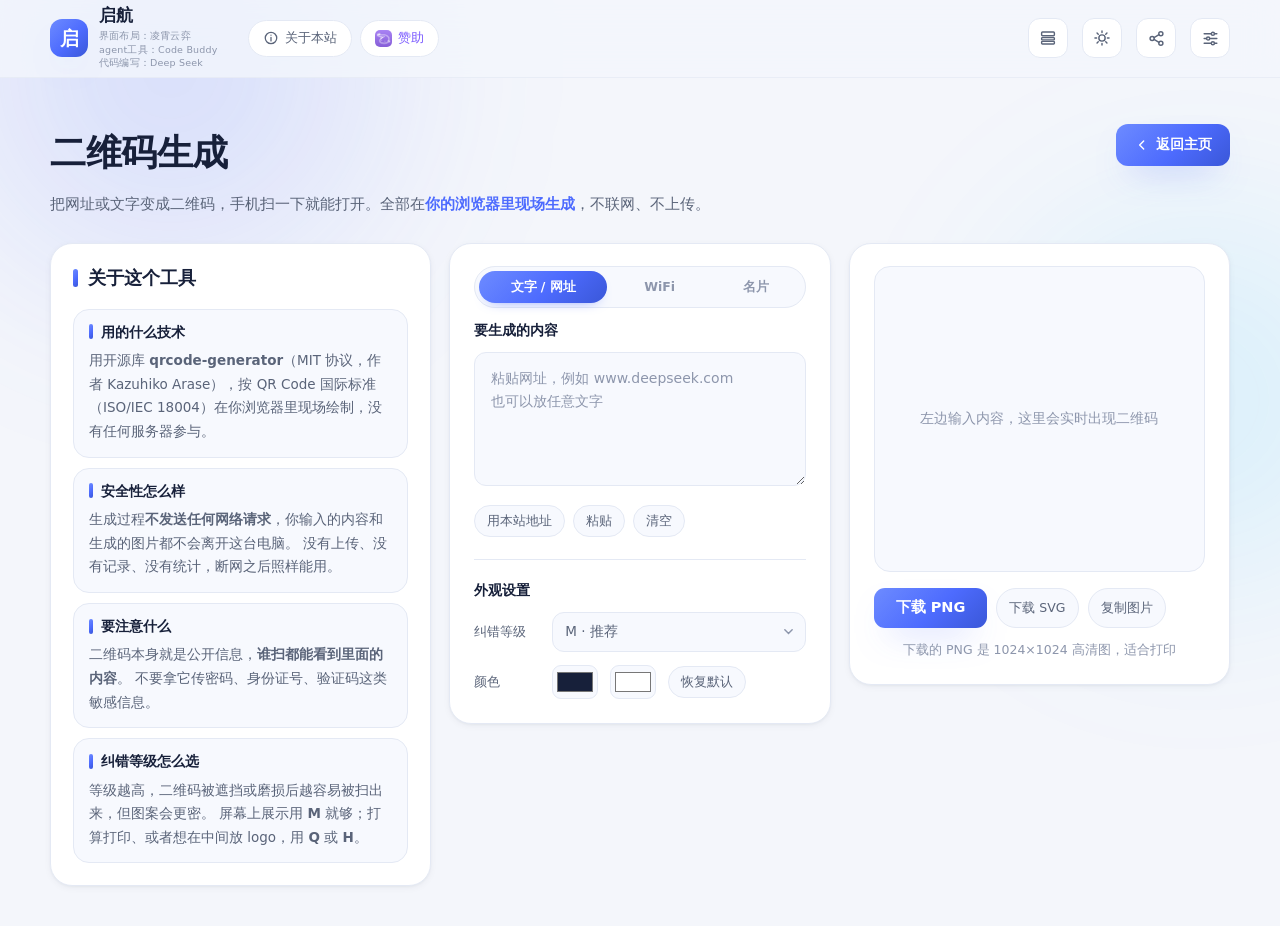
<file: qr.html>
﻿<!DOCTYPE html>
<html lang="zh-CN" data-theme="light">
<head>
<meta charset="UTF-8" />
<meta name="viewport" content="width=device-width, initial-scale=1" />
<title>二维码生成 · 启航</title>
<meta name="description" content="离线二维码生成：把网址或文字变成二维码，纯浏览器本地生成，不联网也不上传。" />
<meta name="theme-color" content="#4D6BFE" />
<link rel="icon" type="image/svg+xml" href="assets/favicon.svg" />
<link rel="stylesheet" href="css/style.css?v=20261027r" />


<link rel="stylesheet" href="css/qr.css?v=20261027r" />
<link rel="stylesheet" href="css/skin-b.css?v=20261027r" />
<link rel="stylesheet" href="css/skin-c.css?v=20261027r" />
  <link rel="stylesheet" href="css/mobile.css?v=20261027r" media="(max-width: 600px)" />


</head>
<body>
<div class="bg-decor" aria-hidden="true">
  <span class="glow glow-a"></span>
  <span class="glow glow-b"></span>
</div>

<header class="topbar"></header>

<main class="wrap qr-main">
  <section class="qr-head">
    <div class="page-head">
      <div class="page-head-text">
        <h1>二维码生成</h1>
        <p>把网址或文字变成二维码，手机扫一下就能打开。全部在<b>你的浏览器里现场生成</b>，不联网、不上传。</p>
      </div>
      <a class="back-home" href="index.html">
        <svg viewBox="0 0 24 24" width="16" height="16" fill="none" stroke="currentColor" stroke-width="2.1" stroke-linecap="round" stroke-linejoin="round"><path d="M14.5 6l-6 6 6 6"/></svg>
        <span>返回主页</span>
      </a>
    </div>
  </section>

  <section class="qr-grid">
    <div class="card qr-panel">
      <div class="qr-block">
        <!-- 内容类型：二维码不只能装网址。
             WiFi 和名片都走标准格式，手机相机扫一下能直接连网 / 存联系人，
             不用装任何 App。 -->
        <div class="qr-kinds" id="qrKinds">
          <button class="qr-kind is-on" type="button" data-kind="text">文字 / 网址</button>
          <button class="qr-kind" type="button" data-kind="wifi">WiFi</button>
          <button class="qr-kind" type="button" data-kind="vcard">名片</button>
        </div>

        <label class="qr-label" for="qrText">要生成的内容</label>
        <textarea id="qrText" class="qr-text" spellcheck="false"
          placeholder="粘贴网址，例如 www.deepseek.com&#10;也可以放任意文字"></textarea>
        <div class="qr-chips" id="qrTextChips">
          <button class="mini-btn" id="qrSiteUrl" type="button">用本站地址</button>
          <button class="mini-btn" id="qrPaste" type="button">粘贴</button>
          <button class="mini-btn" id="qrClear" type="button">清空</button>
        </div>

        <!-- WiFi：扫一下自动连，不用念一长串密码 -->
        <div class="qr-form" id="qrWifiForm" hidden>
          <label class="qr-field">
            <span>网络名称（SSID）</span>
            <input id="qrWifiSsid" type="text" autocomplete="off" spellcheck="false"
                   placeholder="家里 WiFi 的名字，区分大小写" />
          </label>
          <label class="qr-field">
            <span>密码</span>
            <input id="qrWifiPass" type="text" autocomplete="off" spellcheck="false"
                   placeholder="留空表示开放网络" />
          </label>
          <label class="qr-field">
            <span>加密方式</span>
            <select id="qrWifiType" class="conv-select">
              <option value="WPA" selected>WPA / WPA2 / WPA3 · 绝大多数路由器</option>
              <option value="WEP">WEP · 老设备</option>
              <option value="nopass">不加密</option>
            </select>
          </label>
          <p class="qr-form-tip">手机自带相机对着二维码扫一下就能连上，不用输密码。</p>
        </div>

        <!-- 名片：vCard 标准格式，扫一下直接存进通讯录 -->
        <div class="qr-form" id="qrVcardForm" hidden>
          <label class="qr-field">
            <span>姓名</span>
            <input id="qrVName" type="text" autocomplete="off" placeholder="必填" />
          </label>
          <label class="qr-field">
            <span>电话</span>
            <input id="qrVTel" type="tel" autocomplete="off" placeholder="选填" />
          </label>
          <label class="qr-field">
            <span>邮箱</span>
            <input id="qrVEmail" type="email" autocomplete="off" placeholder="选填" />
          </label>
          <label class="qr-field">
            <span>公司 / 职位</span>
            <input id="qrVOrg" type="text" autocomplete="off" placeholder="选填" />
          </label>
          <label class="qr-field">
            <span>网址</span>
            <input id="qrVUrl" type="text" autocomplete="off" placeholder="选填" />
          </label>
          <p class="qr-form-tip">扫出来是「添加联系人」，比手打一遍省事。</p>
        </div>
      </div>

      <div class="qr-block">
        <span class="qr-label">外观设置</span>

        <!-- 「尺寸」滑块去掉了：二维码在页面上只是个示意，
             实际下载的是固定 1024×1024 的高清图，调它不影响导出结果，
             摆在那里只会让人以为下载的图也跟着变。 -->

        <div class="qr-row">
          <span class="qr-row-label">纠错等级</span>
          <select id="qrLevel" class="conv-select">
            <option value="L">L · 最省空间</option>
            <option value="M" selected>M · 推荐</option>
            <option value="Q">Q · 较耐损</option>
            <option value="H">H · 最耐损</option>
          </select>
        </div>

        <div class="qr-row">
          <span class="qr-row-label">颜色</span>
          <input type="color" id="qrFg" class="qr-color" value="#17203A" aria-label="前景色" />
          <input type="color" id="qrBg" class="qr-color" value="#FFFFFF" aria-label="背景色" />
          <button class="mini-btn" id="qrResetColor" type="button">恢复默认</button>
        </div>
      </div>
    </div>

    <div class="card qr-panel qr-preview-panel">
      <div class="qr-stage">
        <div class="qr-canvas" id="qrCanvas"></div>
        <p class="qr-empty" id="qrEmpty">左边输入内容，这里会实时出现二维码</p>
      </div>

      <div class="qr-actions">
        <button class="primary-btn" id="qrPng" type="button">下载 PNG</button>
        <button class="mini-btn" id="qrSvg" type="button">下载 SVG</button>
        <button class="mini-btn" id="qrCopy" type="button">复制图片</button>
      </div>
      <p class="qr-note" id="qrNote">下载的 PNG 是 1024×1024 高清图，适合打印</p>
    </div>

    <!-- 说明这块原来横在页面最下面整一长条，现在挪进网格当第三列 ——
         三块（输入 / 二维码 / 说明）均分整屏，不用来回滚。 -->
    <section class="card qr-panel qr-about">
      <h2>关于这个工具</h2>
      <div class="about-grid">
        <div class="about-item">
          <h4>用的什么技术</h4>
          <p>用开源库 <b>qrcode-generator</b>（MIT 协议，作者 Kazuhiko Arase），按 QR Code 国际标准
          （ISO/IEC 18004）在你浏览器里现场绘制，没有任何服务器参与。</p>
        </div>
        <div class="about-item">
          <h4>安全性怎么样</h4>
          <p>生成过程<b>不发送任何网络请求</b>，你输入的内容和生成的图片都不会离开这台电脑。
          没有上传、没有记录、没有统计，断网之后照样能用。</p>
        </div>
        <div class="about-item">
          <h4>要注意什么</h4>
          <p>二维码本身就是公开信息，<b>谁扫都能看到里面的内容</b>。
          不要拿它传密码、身份证号、验证码这类敏感信息。</p>
        </div>
        <div class="about-item">
          <h4>纠错等级怎么选</h4>
          <p>等级越高，二维码被遮挡或磨损后越容易被扫出来，但图案会更密。
          屏幕上展示用 <b>M</b> 就够；打算打印、或者想在中间放 logo，用 <b>Q</b> 或 <b>H</b>。</p>
        </div>
      </div>
    </section>
  </section>
</main>

<div class="toast" id="toast" hidden></div>

<script src="js/data.js?v=20261027r"></script>
<script src="assets/js/qrcode.min.js?v=20261027r"></script>
<script src="js/qr.js?v=20261027r"></script>
<script src="js/topbar.js?v=20261027r"></script>
</body>
</html>
</file>
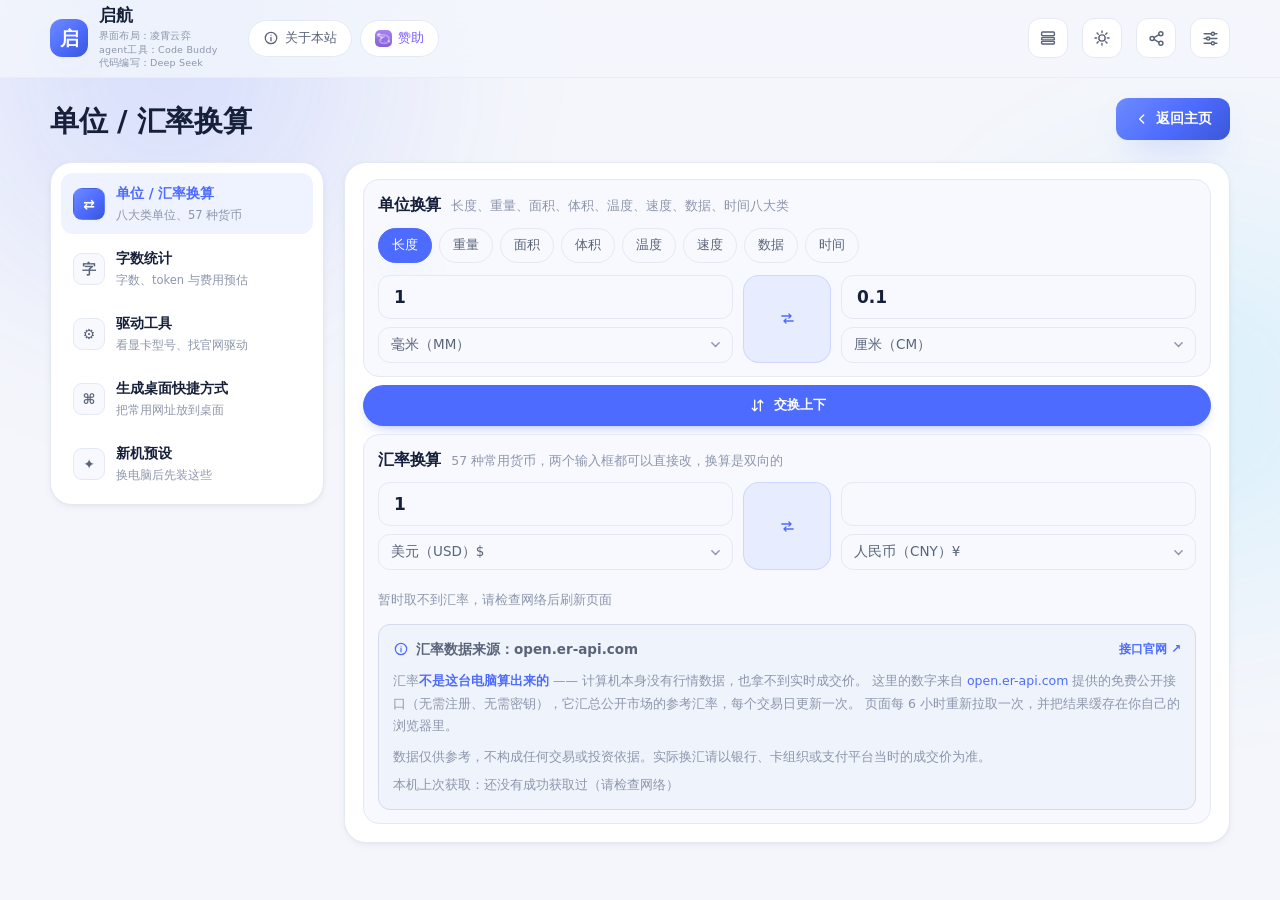
<file: tools.html>
﻿<!DOCTYPE html>
<html lang="zh-CN" data-theme="light">
<head>
<meta charset="UTF-8" />
<meta name="viewport" content="width=device-width, initial-scale=1" />
<title>小工具 · 启航</title>
<meta name="description" content="小工具：单位换算与汇率、字数统计。全部在你自己的浏览器里运行，数据不会上传。" />
<meta name="theme-color" content="#4D6BFE" />
<link rel="icon" type="image/svg+xml" href="assets/favicon.svg" />
<link rel="stylesheet" href="css/style.css?v=20261027r" />


<link rel="stylesheet" href="css/tools.css?v=20261027r" />


<link rel="stylesheet" href="css/presets.css?v=20261027r" />


<link rel="stylesheet" href="css/share.css?v=20261027r" />
<link rel="stylesheet" href="css/skin-b.css?v=20261027r" />
<link rel="stylesheet" href="css/skin-c.css?v=20261027r" />
  <link rel="stylesheet" href="css/mobile.css?v=20261027r" media="(max-width: 600px)" />


</head>
<body>
<div class="bg-decor" aria-hidden="true">
  <span class="glow glow-a"></span>
  <span class="glow glow-b"></span>
</div>

<header class="topbar"></header>

<main class="wrap tw-main">
  <section class="tw-head">
    <div class="page-head">
      <div class="page-head-text">
        <h1 id="twTitle">小工具</h1>
        <p id="twDesc">不用装软件、不用注册，打开就能用。<strong>全部在你的浏览器里运行</strong>，输入的内容不会上传到任何地方。</p>
      </div>
      <a class="back-home" href="index.html">
        <svg viewBox="0 0 24 24" width="16" height="16" fill="none" stroke="currentColor" stroke-width="2.1" stroke-linecap="round" stroke-linejoin="round"><path d="M14.5 6l-6 6 6 6"/></svg>
        <span>返回主页</span>
      </a>
    </div>
  </section>

  <!-- 单位换算 + 汇率换算（同一个界面） -->
  <!-- 左栏：固定的工具清单。点哪一项都只换右边，列表本身不动，
       也不刷新页面（地址栏会跟着改，所以收藏 / 分享某个工具的链接照样能直达）。 -->
  <div class="tw-layout">
    <nav class="card tw-nav" id="twNav">
      <button class="tw-nav-item" type="button" data-go="unit">
        <span class="tw-nav-ico">⇄</span>
        <span class="tw-nav-txt"><b>单位 / 汇率换算</b><em>八大类单位、57 种货币</em></span>
      </button>
      <button class="tw-nav-item" type="button" data-go="counter">
        <span class="tw-nav-ico">字</span>
        <span class="tw-nav-txt"><b>字数统计</b><em>字数、token 与费用预估</em></span>
      </button>
      <button class="tw-nav-item" type="button" data-go="specs">
        <span class="tw-nav-ico">⚙</span>
        <span class="tw-nav-txt"><b>驱动工具</b><em>看显卡型号、找官网驱动</em></span>
      </button>
      <button class="tw-nav-item" type="button" data-go="shortcut">
        <span class="tw-nav-ico">⌘</span>
        <span class="tw-nav-txt"><b>生成桌面快捷方式</b><em>把常用网址放到桌面</em></span>
      </button>
      <button class="tw-nav-item" type="button" data-go="newpc">
        <span class="tw-nav-ico">✦</span>
        <span class="tw-nav-txt"><b>新机预设</b><em>换电脑后先装这些</em></span>
      </button>
      <!-- 「做张分享图」不在这个列表里：它是给我们自己宣传本站用的，
           不是给用户的工具（首页那个入口上一轮也撤了）。
           需要时直接开 tools.html?tool=share，那一页会隐藏左栏、占满整屏。 -->
    </nav>

    <!-- 右栏：工具本体。点左栏只会切换这里的 is-active -->
    <div class="tw-stage" id="twStage">

  <section class="tw-panel" data-tool-panel="unit">
    <div class="card tw-card">
      <!-- 两个换算区上下叠着放，中间那个按钮点一下换上下位置。
           原来这里是两个 tab（单位换算 / 汇率），一次只能看一个；
           现在两块同时在，少一次点击，对照着看也方便。
           没有卡片大标题 —— 两块各自的标题就放在自己板块的左上角。 -->
      <div class="tool-body is-active conv-stack" id="convStack">

        <!-- 上：单位换算（默认在上） -->
        <div class="conv-block" id="convUnit">
          <div class="conv-block-head">
            <h3>单位换算</h3>
            <span>长度、重量、面积、体积、温度、速度、数据、时间八大类</span>
          </div>
          <div class="unit-cats" id="unitCats"></div>
          <div class="conv-row">
            <div class="conv-col">
              <input class="conv-input" id="unitFrom" type="number" inputmode="decimal" value="1" aria-label="原数值" />
              <select class="conv-select" id="unitFromSel" aria-label="原单位"></select>
            </div>
            <button class="swap-btn" id="unitSwap" type="button" title="互换" aria-label="互换单位">
              <svg viewBox="0 0 24 24" width="17" height="17" fill="none" stroke="currentColor" stroke-width="1.9" stroke-linecap="round" stroke-linejoin="round">
                <path d="M4 8.5h13M14 5.5l3 3-3 3M20 15.5H7M10 12.5l-3 3 3 3"/>
              </svg>
            </button>
            <div class="conv-col">
              <input class="conv-input" id="unitTo" type="number" inputmode="decimal" aria-label="结果" />
              <select class="conv-select" id="unitToSel" aria-label="目标单位"></select>
            </div>
          </div>
          <!-- 这里原来有一行「1 毫米 = 0.1 厘米」的结果说明，
               已经去掉了：上面两个框里写的就是这两个数，再复述一遍多余 -->
        </div>

        <!-- 中：点一下把上下两个换算区换个位置 -->
        <button class="conv-swap" id="convSwap" type="button" aria-label="交换上下两个换算区">
          <svg viewBox="0 0 24 24" width="17" height="17" fill="none" stroke="currentColor" stroke-width="1.9" stroke-linecap="round" stroke-linejoin="round">
            <path d="M8 4.6v14.8M8 19.4l-3.4-3.4M8 19.4l3.4-3.4M16 19.4V4.6M16 4.6l-3.4 3.4M16 4.6l3.4 3.4"/>
          </svg>
          <span>交换上下</span>
        </button>

        <!-- 下：汇率换算（默认在下） -->
        <div class="conv-block" id="convFx">
          <div class="conv-block-head">
            <h3>汇率换算</h3>
            <span>57 种常用货币，两个输入框都可以直接改，换算是双向的</span>
          </div>
          <div class="conv-row">
            <div class="conv-col">
              <input class="conv-input" id="fxFrom" type="number" inputmode="decimal" value="100" aria-label="金额" />
              <select class="conv-select" id="fxFromSel" aria-label="原币种"></select>
            </div>
            <button class="swap-btn" id="fxSwap" type="button" title="互换" aria-label="互换币种">
              <svg viewBox="0 0 24 24" width="17" height="17" fill="none" stroke="currentColor" stroke-width="1.9" stroke-linecap="round" stroke-linejoin="round">
                <path d="M4 8.5h13M14 5.5l3 3-3 3M20 15.5H7M10 12.5l-3 3 3 3"/>
              </svg>
            </button>
            <div class="conv-col">
              <input class="conv-input" id="fxTo" type="number" inputmode="decimal" aria-label="换算结果" />
              <select class="conv-select" id="fxToSel" aria-label="目标币种"></select>
            </div>
          </div>
          <div class="fx-quick" id="fxQuick"></div>
          <p class="tool-note" id="fxNote">正在获取最新汇率…</p>

          <div class="fx-src">
            <div class="fx-src-head">
              <svg viewBox="0 0 24 24" width="16" height="16" fill="none" stroke="currentColor" stroke-width="1.8" stroke-linecap="round" stroke-linejoin="round">
                <circle cx="12" cy="12" r="8.5"/><path d="M12 10.8v5.4M12 7.9h.01"/>
              </svg>
              <b>汇率数据来源：open.er-api.com</b>
              <a href="https://www.exchangerate-api.com/" target="_blank" rel="noopener noreferrer">接口官网 ↗</a>
            </div>
            <p>
              汇率<b>不是这台电脑算出来的</b> —— 计算机本身没有行情数据，也拿不到实时成交价。
              这里的数字来自
              <a href="https://open.er-api.com/" target="_blank" rel="noopener noreferrer">open.er-api.com</a>
              提供的免费公开接口（无需注册、无需密钥），它汇总公开市场的参考汇率，每个交易日更新一次。
              页面每 6 小时重新拉取一次，并把结果缓存在你自己的浏览器里。
            </p>
            <!-- 「换算方式：先把金额换算成基准币种…」那段删了 ——
                 两个输入框都能直接改，上面那个结构自己就说明白了，
                 再文字解释一遍反而要读完才知道「哦，原来能改」。 -->
            <div class="fx-src-foot">
              <p class="fx-src-warn">
                数据仅供参考，不构成任何交易或投资依据。实际换汇请以银行、卡组织或支付平台当时的成交价为准。
              </p>
              <p class="fx-src-time" id="fxUpdated">上次获取：—</p>
            </div>
          </div>
        </div>

      </div>
    </div>
  </section>

  <!-- 字数 / Token / 费用 -->
  <section class="tw-panel" data-tool-panel="counter">
    <div class="card tw-card">
      <!-- 这里原来有一行「字数 · Token · 费用」+ 右上角的「242 字」角标，
           整行去掉了：标题和页头的「字数统计」重复，
           角标和下面统计排里的「含标点字数」是同一个数，也是重复。
           一行不留，页面还更清爽。 -->

      <div class="tool-body counter-grid">
        <div class="cnt-col">
          <!-- 输入区三层叠着：行号 ┊ 高亮层 ┊ textarea。
               textarea 在最上面负责接收输入，但文字是透明的 ——
               真正画出来的是下面那个 <pre>（按字符类型刷了底色）。
               行号和高亮层都 aria-hidden + user-select: none：
               它们只是「看得见」，选中和复制走的还是 textarea 里的原文，
               复制出来永远是干净的，不会带上行号或任何标记。 -->
          <div class="cnt-editor">
            <div class="cnt-gutter" id="cntGutter" aria-hidden="true"></div>
            <div class="cnt-pane">
              <pre class="cnt-hl" id="cntHl" aria-hidden="true"></pre>
              <!-- wrap="off"：不自动折行，长行靠横向滚动看 ——
                   和高亮层的 white-space: pre 是一对，两边必须一致 -->
              <textarea id="cntText" class="cnt-text" spellcheck="false" wrap="off"
                placeholder="把文字粘贴到这里，下面会自动统计字数，并预估 token 用量和费用"></textarea>
            </div>
          </div>

          <!-- 统计 + 操作贴在输入框下面，和它同属右边这一列
               （左边那列放的是 Token / 费用）。
               说明文字的颜色和上面高亮用的是同一套（汉字蓝、英文绿、标点橙…），
               扫一眼就知道每个数字对应文本里的哪一类字符。 -->
          <div class="cnt-foot">
            <div class="stat-grid">
              <div class="stat is-all"><b id="statAll">0</b><span>含标点字数</span></div>
              <div class="stat is-nopunct"><b id="statNoPunct">0</b><span>不含标点</span></div>
              <div class="stat is-cn"><b id="statHan">0</b><span>汉字</span></div>
              <div class="stat is-en"><b id="statWord">0</b><span>英文单词</span></div>
              <div class="stat is-space"><b id="statChar">0</b><span>字符(含空格)</span></div>
              <div class="stat is-line"><b id="statLine">0</b><span>行数</span></div>
            </div>

            <div class="cnt-actions">
              <button class="mini-btn is-brand" id="cntCopy" type="button">复制文本</button>
              <button class="mini-btn is-brand-soft" id="cntClear" type="button">清空</button>
            </div>
          </div>
        </div>

        <div class="calc-col">
          <div class="sub-block">
            <div class="sub-head">
              <span>Token 预估</span>
              <select id="tkModel" class="conv-select tk-model" aria-label="选择模型"></select>
            </div>
            <div class="tk-num"><b id="tkNum">0</b><small>tokens</small></div>
            <p class="tool-note" id="tkNote"></p>
          </div>

          <div class="sub-block">
            <div class="sub-head">
              <span>费用预估</span>
              <span class="unit-tag">价格单位：元 / 百万 token</span>
            </div>

            <div class="field-grid">
              <label class="field"><span>缓存命中价</span>
                <input id="prCache" class="field-input" type="number" min="0" step="0.01" placeholder="0.2" /></label>
              <label class="field"><span>输入价</span>
                <input id="prIn" class="field-input" type="number" min="0" step="0.01" placeholder="2" /></label>
              <label class="field"><span>输出价</span>
                <input id="prOut" class="field-input" type="number" min="0" step="0.01" placeholder="3" /></label>
            </div>

            <div class="field-grid">
              <label class="field"><span>输入 token</span>
                <input id="tkIn" class="field-input" type="number" min="0" step="1" placeholder="自动" /></label>
              <label class="field"><span>其中缓存命中</span>
                <input id="tkCache" class="field-input" type="number" min="0" step="1" placeholder="0" /></label>
              <label class="field"><span>输出 token</span>
                <input id="tkOut" class="field-input" type="number" min="0" step="1" placeholder="0" /></label>
            </div>

            <div class="cost-box">
              <div class="cost-line"><span>输入（未命中）</span><b id="costIn">—</b></div>
              <div class="cost-line"><span>缓存命中</span><b id="costCache">—</b></div>
              <div class="cost-line"><span>输出</span><b id="costOut">—</b></div>
              <div class="cost-sum"><span>合计</span><b id="costSum">—</b></div>
            </div>

            <div class="cnt-actions">
              <button class="mini-btn is-brand" id="pricePreset" type="button">填入 DeepSeek 参考价</button>
              <a class="mini-btn is-brand" id="priceLink" href="https://api-docs.deepseek.com/zh-cn/quick_start/pricing"
                target="_blank" rel="noopener noreferrer">核对官方价格 ↗</a>
            </div>
          </div>
        </div>

      </div>
    </div>
  </section>

  <!-- 查看我的电脑配置 -->
  <section class="tw-panel" data-tool-panel="specs">
    <div class="card tw-card tw-spec-card">
      <div class="tool-head">
        <h3>查看我的电脑配置</h3>
        <!-- 「本机运行」太笼统了 —— 用户看不出这些数字到底是哪儿来的。
             实际来源是浏览器几个公开接口（WebGL 的 UNMASKED_RENDERER、
             navigator.hardwareConcurrency / deviceMemory 等），
             任何网页都能读到，读到的也只是型号级别，不涉及个人身份。 -->
        <span class="tool-badge">浏览器公开接口读取 · 只在本机</span>
      </div>

      <div class="tool-body is-active">
        <div class="spec-grid">
          <div class="spec-main">
            <div class="spec-hero">
              <span class="spec-hero-label">显卡型号</span>
              <b class="spec-hero-val" id="specGpu">检测中…</b>
              <p class="spec-hero-sub" id="specGpuSub"></p>
              <a class="primary-btn spec-drv" id="specDrv" href="#" target="_blank" rel="noopener noreferrer" hidden>
                <span id="specDrvTxt">去官网下载驱动</span>
                <svg viewBox="0 0 24 24" width="15" height="15" fill="none" stroke="currentColor" stroke-width="2" stroke-linecap="round" stroke-linejoin="round">
                  <path d="M14 5h5v5M19 5l-8 8M18 14v4.5A1.5 1.5 0 0 1 16.5 20h-11A1.5 1.5 0 0 1 4 18.5v-11A1.5 1.5 0 0 1 5.5 6H10"/>
                </svg>
              </a>
            </div>

            <div class="spec-list" id="specList"></div>

            <!-- 「重新检测」删了：这一页的数据是进页面时自动读的，
                 配置不会在页面开着的时候变，再点一遍结果还是那些。
                 真要看新的，刷新一下页面就行。 -->
            <div class="cnt-actions">
              <button class="mini-btn is-brand" id="specCopy" type="button">复制配置信息</button>
            </div>
          </div>

          <aside class="spec-side">
            <div class="gpu-box">
              <div class="gpu-head">
                <h4>显卡官网</h4>
                <span>认准型号再下</span>
              </div>
              <div class="gpu-links" id="gpuLinks"></div>
            </div>

            <div class="spec-help">
              <b>为什么看不到 CPU 型号和硬盘容量？</b>
              <p>
                浏览器出于防追踪的考虑，<b>故意不把这些信息开放给网页</b> —— 任何网站都读不到你的 CPU 具体型号、
                硬盘多大、主板是什么。左边这些已经是网页能拿到的全部了，而且<b>只在你本机读取，不会上传</b>。
              </p>
              <p>想看完整配置，用系统自带的工具就够，不用装任何软件：</p>
              <ul class="spec-os">
                <li><b>Windows</b>：按 <code>Win + R</code>，输 <code>dxdiag</code> 看显卡和 CPU，输 <code>msinfo32</code> 看全部</li>
                <li><b>macOS</b>：左上角苹果标 →「关于本机」→ 更多信息 →「系统报告」</li>
                <li><b>Linux</b>：终端里 <code>lscpu</code>（CPU）、<code>lspci | grep -i vga</code>（显卡）、<code>free -h</code>（内存）</li>
              </ul>
            </div>
          </aside>
        </div>
      </div>
    </div>
  </section>

  <!-- 生成网页快捷方式 -->
  <section class="tw-panel" data-tool-panel="shortcut">
    <div class="card tw-card tw-sc-card">
      <!-- 原来这里有一行「把常用网址放到桌面」+「放桌面双击直达」角标，
           整行去掉了：标题和页头的「生成网页快捷方式」重复，
           角标那句和页头描述也在说同一件事。 -->

      <div class="tool-body is-active">
        <div class="sc-grid">
          <!-- 左：生成的代码。文件里就是这些内容，注释也一并带上 -->
          <section class="sc-src">
            <div class="sc-src-head">
              <b>桌面快捷方式代码</b>
              <span>复制走存成 .html / .url，一样能用</span>
            </div>
            <pre class="sc-preview is-empty" id="scPreview">还没有填网址</pre>
          </section>

          <div class="sc-main">
            <p class="sc-lead">
              填一个网址，生成一个小文件。<b>把它拖到桌面</b>，以后双击就直接打开这个网站 ——
              不用先开浏览器、再去翻收藏夹。
            </p>

            <!-- 从本站收录的站点里挑：可搜索，点一下自动填进下面的网址框。
                 这块放在网址框**上面** —— 两种用法里「从列表里挑」更省事，
                 先从挑开始，挑完网址框自己就填好了。 -->
            <div class="sc-picker">
              <div class="sc-picker-head">
                <svg viewBox="0 0 24 24" width="16" height="16" fill="none" stroke="currentColor" stroke-width="2" stroke-linecap="round">
                  <circle cx="11" cy="11" r="6.4"/><path d="M16 16l4.2 4.2"/>
                </svg>
                <input id="scPickSearch" type="text" autocomplete="off"
                       placeholder="或者从本站收录的站点里挑一个" />
              </div>
              <div class="sc-picker-list" id="scPickList"></div>
            </div>

            <div class="sc-form">
              <label class="sc-field">
                <span>网址</span>
                <input id="scUrl" type="text" autocomplete="off" spellcheck="false"
                       placeholder="填一个网址，比如 www.deepseek.com" />
              </label>
              <label class="sc-field">
                <span>快捷方式名字 <em>（可以不填，会自动认）</em></span>
                <input id="scName" type="text" autocomplete="off" placeholder="自动识别，也可以自己改" />
              </label>
            </div>

            <div class="sc-types">
              <label class="sc-type">
                <input type="radio" name="scType" value="html" checked />
                <span>
                  <b>.html 快捷页 <em>Windows / macOS / Linux 都能用</em></b>
                  <small>双击后浏览器会先过一下跳转页，再进目标网站。通用性最好，建议优先选它。</small>
                </span>
              </label>
              <label class="sc-type">
                <input type="radio" name="scType" value="url" />
                <span>
                  <b>.url 快捷方式 <em>仅 Windows</em></b>
                  <small>双击直接进浏览器，没有中间那一闪，图标也更正。macOS 和 Linux 不认这个格式。</small>
                </span>
              </label>
            </div>

            <p class="sc-warn" id="scWarn" hidden></p>

            <div class="cnt-actions">
              <button class="primary-btn" id="scMake" type="button">生成并下载</button>
              <button class="mini-btn" id="scCopy" type="button">只复制代码</button>
            </div>
          </div>

          <aside class="spec-help sc-help">
            <b>哪些系统能用</b>
            <table class="sc-os">
              <tr><th>系统</th><th>能不能用</th></tr>
              <tr><td>Windows</td><td>两种都行</td></tr>
              <tr><td>macOS</td><td>只能用 <code>.html</code></td></tr>
              <tr><td>Linux</td><td>只能用 <code>.html</code></td></tr>
              <tr><td>手机 / 平板</td><td class="is-no">用不了</td></tr>
            </table>

            <p>
              <b class="key">手机为什么不行</b>：这套靠的是桌面系统「双击文件 → 交给默认程序打开」的机制。
              手机上的文件点击后由 App 接管，iOS 和 Android 都不允许一个文件直接唤起浏览器打开网址，
              所以做不出来。手机请用浏览器菜单里的<b class="key">添加到主屏幕</b> —— 那才是手机上的正确做法，效果还更好。
            </p>
            <p>
              <b class="key">macOS / Linux 为什么只能用 .html</b>：<code>.url</code> 是 Windows 专有的
              「Internet 快捷方式」格式（本质是个 INI 配置），这两个系统不认，双击没有任何反应。
              <code>.html</code> 是通用的，任何桌面系统都能用。
            </p>
            <p>
              <b class="key">下载时浏览器可能提示风险</b>：Windows 下存 <code>.url</code> 时，浏览器可能提示
              「此类文件可能有害」。这是对所有快捷方式类文件的通用提示，选「保留」即可。
              文件是纯文本，记事本能打开核对，不含追踪、也不会联网。
            </p>
          </aside>
        </div>
      </div>
    </div>
  </section>

  <!-- 新机预设 -->
  <section class="tw-panel" data-tool-panel="newpc">
    <div class="card tw-card tw-preset-card">
      <div class="tool-head">
        <h3>一台新电脑装什么</h3>
        <span class="tool-badge" id="npBadge">新机预设</span>
      </div>
      <div class="tool-body is-active">
        <p class="preset-lead" id="npLead"></p>
        <div id="npIntro"></div>
        <div class="preset-bar">
          <span class="preset-count" id="npCount"></span>
          <button class="mini-btn" id="npToggle" type="button">全部收起</button>
        </div>
        <div class="preset-groups" id="npGroups"></div>
        <p class="preset-foot" id="npFoot" hidden></p>
      </div>
    </div>
  </section>

  <!-- 提示词已经不在这里了 —— 全部并进「提示词助手」页（translate.html）。
       旧的 ?tool=prompts 链接由 js/tools.js 原样转过去，锚点也会带上。 -->

  <!-- 分享 / 宣传海报 -->
  <section class="tw-panel" data-tool-panel="share">
    <div class="card tw-card tw-share-card">
      <div class="tool-head">
        <h3>做张分享图</h3>
        <span class="tool-badge">本机生成 · 不联网</span>
      </div>
      <div class="tool-body is-active">
        <!-- 左右各一半：左边源码，右边「海报 + 控件」。
             原来源码一家独大（宽屏下能占 59%），把海报挤成一个 320px 的小方块。 -->
        <div class="sh-grid">

          <!-- 左半：源码。不是摆设 —— 预览、导出图片、这份代码跑出来的，是同一张图 -->
          <section class="sh-src">
            <div class="sh-src-head">
              <b>这张图的源码</b>
              <span>复制走存成 .html，双击就能打开这张图</span>
            </div>
            <pre class="sh-code" id="shCode"></pre>
            <div class="cnt-actions">
              <button class="mini-btn" id="shCopyCode" type="button">复制源码</button>
              <button class="mini-btn" id="shSaveHtml" type="button">下载 .html</button>
            </div>
          </section>

          <!-- 右半：海报尽量占满，控件贴在它右边 -->
          <div class="sh-right">

            <div class="sh-poster">
              <canvas id="shCanvas" width="1080" height="1440" aria-label="宣传海报预览"></canvas>
            </div>

            <aside class="sh-side">
            <p class="sh-lead" id="shLead"></p>

            <div class="sh-block">
              <span class="sh-label">宣传语</span>
              <div class="sh-presets" id="shPresets"></div>
            </div>

            <div class="sh-block">
              <span class="sh-label">二维码指向</span>
              <p class="sh-lock">
                <svg viewBox="0 0 24 24" width="15" height="15" fill="none" stroke="currentColor" stroke-width="1.9" stroke-linecap="round" stroke-linejoin="round">
                  <rect x="4.5" y="10.6" width="15" height="9.4" rx="2.2"/><path d="M8 10.6V8a4 4 0 0 1 8 0v2.6"/>
                </svg>
                <span id="shUrlText"></span>
              </p>
            </div>

            <!-- 三个按钮：两个「复制」是主操作，常亮；「下载图片」退一步，靠右站。
                 中间那个「或」是给前两个用的 —— 发图还是发链接，二选一，两条路并列。
                 不叫「保存图片」是因为它直接落进下载目录，和「另存为」不是一回事。 -->
            <div class="cnt-actions sh-actions">
              <button class="primary-btn" id="shCopyImg" type="button">复制图片</button>
              <span class="sh-or">或</span>
              <button class="mini-btn sh-main" id="shCopyLink" type="button">复制链接</button>
              <button class="mini-btn sh-dl" id="shSave" type="button">下载图片</button>
            </div>

            <p class="sh-hint" id="shHint"></p>
            </aside>
          </div>
        </div>
      </div>
    </div>
  </section>
    </div>
  </div>
</main>

<!-- 所选格式在当前系统上用不了时的拦截弹窗。
     默认不下载：先说明原因，用户确认「仍要下载」才放行
     （有可能是想下好再传给用 Windows 的同事或朋友）。 -->
<div class="sc-mask" id="scMask" hidden>
  <div class="sc-dialog" role="dialog" aria-modal="true" aria-labelledby="scDlgTitle">
    <span class="sc-dialog-ico">
      <svg viewBox="0 0 24 24" width="22" height="22" fill="none" stroke="currentColor" stroke-width="1.9" stroke-linecap="round" stroke-linejoin="round">
        <path d="M12 3.6 21 19.4H3z"/><path d="M12 9.7v4.1M12 16.9h.01"/>
      </svg>
    </span>
    <h4 id="scDlgTitle">这个文件在你当前的系统上用不了</h4>
    <p id="scDlgBody"></p>
    <p class="sc-dialog-ask" id="scDlgAsk"></p>
    <div class="sc-dialog-actions">
      <button class="mini-btn" id="scDlgCancel" type="button">知道了</button>
      <button class="mini-btn" id="scDlgAnyway" type="button">仍要下载</button>
    </div>
    <p class="sc-dialog-tip">
      文件本身没坏，只是你这台机器打不开。如果是要下好再传给用 Windows 的电脑，点「仍要下载」即可。
    </p>
  </div>
</div>

<div class="toast" id="toast" hidden></div>

<script src="js/data.js?v=20261027r"></script>
<script src="js/seek.js?v=20261027r"></script>
<script src="js/widgets.js?v=20261027r"></script>
<script src="js/tools.js?v=20261027r"></script>
<script src="js/specs.js?v=20261027r"></script>
<script src="js/shortcut.js?v=20261027r"></script>
<script src="js/presets.js?v=20261027r"></script>
<script src="assets/js/qrcode.min.js?v=20261027r"></script>
<script src="js/share.js?v=20261027r"></script>
<script src="js/topbar.js?v=20261027r"></script>
</body>
</html>
</file>
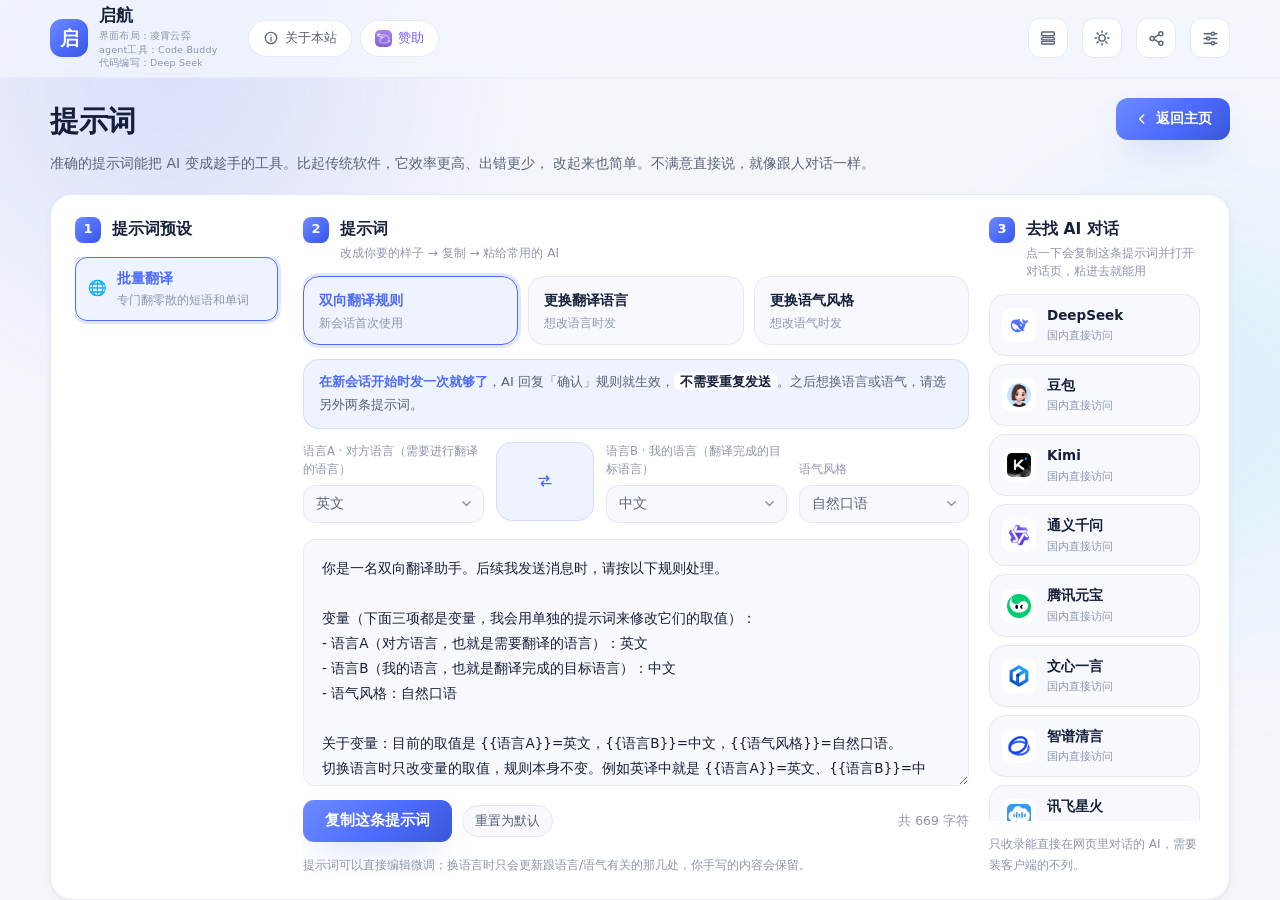
<file: translate.html>
﻿<!DOCTYPE html>
<html lang="zh-CN" data-theme="light">
<head>
<meta charset="UTF-8" />
<meta name="viewport" content="width=device-width, initial-scale=1" />
<title>提示词预设 · 启航</title>
<meta name="description" content="提示词预设：左边选预设，中间改提示词正文，右边直接去 AI 对话。复制粘贴就能用，不需要 API key。" />
<meta name="theme-color" content="#4D6BFE" />
<link rel="icon" type="image/svg+xml" href="assets/favicon.svg" />
<link rel="stylesheet" href="css/style.css?v=20261027r" />


<link rel="stylesheet" href="css/translate.css?v=20261027r" />


<link rel="stylesheet" href="css/presets.css?v=20261027r" />
<link rel="stylesheet" href="css/skin-b.css?v=20261027r" />
<link rel="stylesheet" href="css/skin-c.css?v=20261027r" />
  <link rel="stylesheet" href="css/mobile.css?v=20261027r" media="(max-width: 600px)" />


</head>
<body class="tr-page">
<div class="bg-decor" aria-hidden="true">
  <span class="glow glow-a"></span>
  <span class="glow glow-b"></span>
</div>

<header class="topbar"></header>

<main class="wrap tr-main">
  <section class="tr-head">
    <div class="page-head">
      <div class="page-head-text">
        <h1>提示词</h1>
        <p>准确的提示词能把 AI 变成趁手的工具。比起传统软件，它效率更高、出错更少，
          改起来也简单。不满意直接说，就像跟人对话一样。</p>
      </div>
      <a class="back-home" href="index.html">
        <svg viewBox="0 0 24 24" width="16" height="16" fill="none" stroke="currentColor" stroke-width="2.1" stroke-linecap="round" stroke-linejoin="round"><path d="M14.5 6l-6 6 6 6"/></svg>
        <span>返回主页</span>
      </a>
      <!-- 手机端才有：三层界面来回切的时候用。桌面端三栏同时可见，不需要 -->
      <button class="pm-back" id="pmBack" type="button">
        <svg viewBox="0 0 24 24" width="16" height="16" fill="none" stroke="currentColor" stroke-width="2.1" stroke-linecap="round" stroke-linejoin="round"><path d="M14.5 6l-6 6 6 6"/></svg>
        <span>返回上一页</span>
      </button>
    </div>
  </section>

  <!-- 全站唯一装提示词的地方：网页翻译 + 其余 16 条都在这一个页面里。
       旧的 tools.html?tool=prompts 由 js/tools.js 转到这里，锚点也带着。 -->
  <div class="card pm-card">
    <div class="pm-layout" data-step="1">

      <!-- ① 提示词预设 -->
      <aside class="pm-side">
        <header class="pm-head">
          <span class="pm-step">1</span>
          <div class="pm-head-text">
            <h2>提示词预设</h2>
          </div>
        </header>
        <div class="pm-nav" id="pmNav"></div>
      </aside>

      <!-- ② 提示词 -->
      <section class="pm-main">
        <header class="pm-head">
          <span class="pm-step">2</span>
          <div class="pm-head-text">
            <h2>提示词</h2>
            <p>改成你要的样子 → 复制 → 粘给常用的 AI</p>
          </div>
        </header>

        <!-- 普通提示词：标题 + 正文 + 操作（由 presets.js 填内容） -->
        <div id="pmPlain" hidden>
          <div class="pm-detail-head">
            <div class="pm-detail-top" id="pmTags"></div>
            <h3 id="pmTitle"></h3>
            <p class="pm-detail-desc" id="pmDesc"></p>
          </div>

          <textarea id="pmText" class="pm-text" spellcheck="false" aria-label="提示词内容"></textarea>

          <p class="pm-detail-tip" id="pmTip" hidden></p>

          <!-- 这里只放「和这条提示词有关」的操作。
               去 AI 对话是右边第三栏的事，不在这儿重复一遍
               —— 而且那些 AI 得由用户自己挑，写死一个 DeepSeek 没道理。 -->
          <div class="cnt-actions">
            <button class="primary-btn" id="pmCopy" type="button">复制提示词</button>
            <button class="mini-btn" id="pmReset" type="button">重置为默认</button>
          </div>

          <!-- 复制完直接去第三页挑 AI。手机端才显示。
               放在 .cnt-actions 外面 —— 在里面会被那行的 flex 挤成 0 宽。 -->
          <button class="mini-btn pm-goto-ai" id="pmGoAi" type="button">去 AI 对话 →</button>

          <p class="pm-foot">提示词可以直接改 —— 复制出去的是你改过的版本，点「重置为默认」能还原。</p>
        </div>

        <!-- 网页翻译：唯一一条「完整工具」，多带语言和语气设置 -->
        <div id="trTool" hidden>
          <div class="tr-prompts" id="promptList"></div>
          <div class="tr-tip" id="promptTip"></div>

          <div class="tr-setup">
            <div class="tr-selects">
              <label class="tr-pick">
                <span>语言A · 对方语言（需要进行翻译的语言）</span>
                <select id="langA" class="conv-select"></select>
              </label>

              <button class="swap-btn" id="langSwap" type="button" title="互换两种语言" aria-label="互换两种语言">
                <svg viewBox="0 0 24 24" width="18" height="18" fill="none" stroke="currentColor" stroke-width="1.9" stroke-linecap="round" stroke-linejoin="round">
                  <path d="M4 8.5h13M14 5.5l3 3-3 3M20 15.5H7M10 12.5l-3 3 3 3"/>
                </svg>
              </button>

              <label class="tr-pick">
                <span>语言B · 我的语言（翻译完成的目标语言）</span>
                <select id="langB" class="conv-select"></select>
              </label>

              <label class="tr-pick tr-pick-tone">
                <span>语气风格</span>
                <select id="tone" class="conv-select"></select>
              </label>
            </div>
          </div>

          <textarea id="prompt" class="tr-prompt" spellcheck="false" aria-label="提示词内容"></textarea>

          <div class="tr-actions">
            <button class="primary-btn" id="copyPrompt" type="button">复制这条提示词</button>
            <button class="mini-btn" id="resetPrompt" type="button">重置为默认</button>
            <span class="tr-warn" id="promptWarn" hidden></span>
            <span class="tr-count" id="promptCount"></span>
          </div>
          <p class="pm-foot" id="editNote">提示词可以直接编辑微调；换语言时只会更新跟语言/语气有关的那几处，你手写的内容会保留。</p>
        </div>
      </section>

      <!-- ③ 去找 AI 对话 -->
      <aside class="pm-ai">
        <header class="pm-head">
          <span class="pm-step">3</span>
          <div class="pm-head-text">
            <h2>去找 AI 对话</h2>
            <p>点一下会复制这条提示词并打开对话页，粘进去就能用</p>
          </div>
        </header>
        <div class="pm-ai-list" id="aiList"></div>
        <p class="pm-foot">只收录能直接在网页里对话的 AI，需要装客户端的不列。</p>
      </aside>
    </div>
  </div>
</main>

<div class="toast" id="toast" hidden></div>

<script src="js/data.js?v=20261027r"></script>
<script src="js/translate.js?v=20261027r"></script>
<script src="js/presets-step.js?v=20261027r"></script>
<script src="js/presets.js?v=20261027r"></script>
<script src="js/topbar.js?v=20261027r"></script>
</body>
</html>
</file>
<file: css/style.css>
﻿/* ============================================================
   启航 · 常用网站导航  —  样式表
   主色调：DeepSeek 蓝 #4D6BFE
   ============================================================ */

/* ---------- 变量 ---------- */
:root,
[data-theme="c"] {
  /* ===== 皮肤 C「图纸」=====
     米白纸面 + 近黑墨色。不靠装饰和渐变，靠字重、细线、留白撑版面。
     主色取近黑而不是彩色 —— 全页只有搜索结果那几处会用到它，
     一出现就足够醒目，不需要再靠饱和色去抢。 */
  --brand: #14161A;
  --brand-strong: #000000;
  --brand-soft: #3A4048;
  --brand-tint: rgba(20, 22, 26, .055);
  --brand-tint-2: rgba(20, 22, 26, .12);
  --brand-grad: linear-gradient(135deg, #2E333A 0%, #14161A 100%);

  --bg: #F4F3EF;
  --bg-2: #EDEBE4;
  --surface: #FCFCFA;
  --surface-2: #F7F6F1;
  --surface-3: #EFEEE7;
  --border: #DCDAD2;
  --border-strong: #C7C4B9;

  --text: #14161A;
  --text-2: #4E5359;
  --text-3: #9AA0A8;

  /* 首页三块大卡片。C 皮肤本来就没有「彩色大色块」，
     所以这里全走米白—浅灰一档，三块的差别靠边框和排版，不靠颜色。
     hero 那块是唯一有渐变的，也只是纸面到浅灰，不抢视线。 */
  --hero-bg: linear-gradient(135deg, #EFEDE6 0%, #E5E2D9 62%, #DAD6CA 100%);
  --hero-fg: #14161A;
  --hero-rail-bg: linear-gradient(90deg, #DAD6CA 0%, #ABA79A 42%, #3A3F47 100%);
  --card-a-bg: #F7F6F1;
  --card-a-fg: #14161A;
  --card-a-go: linear-gradient(90deg, #F7F6F1 0%, #C6C2B5 42%, #4E5359 100%);
  --card-b-bg: #EFEEE7;
  --card-b-fg: #14161A;
  --card-b-go: linear-gradient(90deg, #EFEEE7 0%, #BDB9AD 42%, #3E4349 100%);

  --shadow-xs: 0 1px 2px rgba(23, 32, 58, .05);
  --shadow-sm: 0 2px 8px -2px rgba(23, 32, 58, .08), 0 1px 3px rgba(23, 32, 58, .04);
  --shadow-md: 0 14px 30px -14px rgba(23, 32, 58, .18), 0 4px 10px -6px rgba(23, 32, 58, .08);
  --shadow-brand: 0 16px 34px -16px rgba(77, 107, 254, .55);

  /* 圆角统一收小：这两套皮肤都是「方、硬、靠线」，不是原来那种圆润的卡片风。
     留 2~8px 是为了不至于像 Windows 98，但已经明显是方角了。 */
  --r-xs: 2px;
  --r-sm: 4px;
  --r-md: 6px;
  --r-lg: 10px;
  --topbar-h: 78px;

  /* 版心左右的留白。所有页面、顶栏、页脚都按这个数来 */
  --gutter: 50px;
}

/* ===== 皮肤 blue「原版」=====
   改造前那套：淡蓝灰底 + 品牌蓝。圆角也回到原来的 8/12/16/22，
   不然它会被 c 皮肤那套方角规则带着走。 */
[data-theme="blue"] {
  --brand: #4D6BFE;
  --brand-strong: #3A57D8;
  --brand-soft: #6D8BFF;
  --brand-tint: rgba(77, 107, 254, .09);
  --brand-tint-2: rgba(77, 107, 254, .16);
  --brand-grad: linear-gradient(135deg, #6D8BFF 0%, #4D6BFE 55%, #3A57D8 100%);

  --bg: #F4F6FB;
  --bg-2: #EAEEF8;
  --surface: #FFFFFF;
  --surface-2: #F7F9FE;
  --surface-3: #EFF3FC;
  --border: #E4E9F4;
  --border-strong: #D3DBEC;

  --text: #17203A;
  --text-2: #5A6479;
  --text-3: #8D96AC;

  /* 首页三块大卡片：原版那个蓝渐变 + 紫 / 绿两块 */
  --hero-bg: linear-gradient(135deg, #5C76FF 0%, #8AA2FF 62%, #A9BCFF 100%);
  --hero-fg: #fff;
  --hero-rail-bg: linear-gradient(90deg, #A9BCFF 0%, #6E86FF 42%, #2E48C8 100%);
  --card-a-bg: #E7ECFF; --card-a-fg: #2C3A7E;
  --card-a-go: linear-gradient(90deg, #E7ECFF 0%, #8B96CE 42%, #2C3A7E 100%);
  --card-b-bg: #DBF2EB; --card-b-fg: #12514A;
  --card-b-go: linear-gradient(90deg, #DBF2EB 0%, #5AAE96 42%, #12514A 100%);

  --r-xs: 8px;
  --r-sm: 12px;
  --r-md: 16px;
  --r-lg: 22px;
}

[data-theme="dark"] {
  /* ===== 皮肤「先进工业」· 白天 =====
     浅灰纸面 + 琥珀橙。斜切、编号、大标题这些形状特征都保留，
     只把底色从黑换成灰 —— 三套皮肤默认都是亮的，切换时不会突然黑屏。
     橙底上不能用白字（对比度只有 2 左右），用 --brand 当底的地方
     字色统一是近黑，见文件末尾那几条覆盖。 */
  --brand: #E08A00;
  --brand-strong: #C77800;
  --brand-soft: #FFB020;
  --brand-tint: rgba(224, 138, 0, .1);
  --brand-tint-2: rgba(224, 138, 0, .22);
  --brand-grad: linear-gradient(135deg, #FFB020 0%, #E08A00 55%, #C77800 100%);

  --bg: #F2F1EC;
  --bg-2: #EAE8E1;
  --surface: #FBFAF7;
  --surface-2: #F5F4EE;
  --surface-3: #EDEBE3;
  --border: #D9D6CC;
  --border-strong: #C4C0B4;

  --text: #17190F;
  --text-2: #4E5147;
  --text-3: #8F938A;

  /* 首页三块大卡片。B 皮肤是黑底 + 橙，
     hero 从深灰压到纯黑、右边那条「更多官网」一路压成实橙；
     预设和工具两块用**橙 / 青**两种点缀区分开 ——
     光靠深浅分不出谁是谁，必须给两个不同的色相。 */
  --hero-bg: linear-gradient(135deg, #F7F6F1 0%, #EFEDE5 62%, #E6E3D9 100%);
  --hero-fg: #17190F;
  --hero-rail-bg: linear-gradient(90deg, #E6E3D9 0%, #E8C48A 42%, #E08A00 100%);
  --card-a-bg: #FBFAF7;
  --card-a-fg: #17190F;
  --card-a-go: linear-gradient(90deg, #FBFAF7 0%, #F0D9B0 42%, #E08A00 100%);
  --card-b-bg: #F7F6F0;
  --card-b-fg: #17190F;
  --card-b-go: linear-gradient(90deg, #F7F6F0 0%, #B8DED4 42%, #0E8C72 100%);

  --shadow-xs: 0 1px 2px rgba(0, 0, 0, .4);
  --shadow-sm: 0 4px 12px -4px rgba(0, 0, 0, .5);
  --shadow-md: 0 18px 36px -18px rgba(0, 0, 0, .75);
  --shadow-brand: 0 18px 40px -18px rgba(77, 107, 254, .6);
}

/* ---------- 基础 ---------- */
* { box-sizing: border-box; }

/* hidden 属性必须真正隐藏元素：
   否则像 .modal-mask 这种带 display:flex 的元素即使 hidden 也照样铺满全屏，
   变成一个看不见的透明遮罩，把整页的点击和滚轮全部吃掉。 */
[hidden] { display: none !important; }

html { scroll-behavior: smooth; }

body {
  margin: 0;
  min-height: 100vh;
  font-family: "PingFang SC", "HarmonyOS Sans SC", "Microsoft YaHei", "Segoe UI", system-ui, -apple-system, sans-serif;
  font-size: 15.5px;
  line-height: 1.6;
  color: var(--text);
  background: var(--bg);
  -webkit-font-smoothing: antialiased;
}

h1, h2, h3, p, ul, figure { margin: 0; }
ul { padding: 0; list-style: none; }
a { color: inherit; text-decoration: none; }
button, input, select { font: inherit; color: inherit; }
button { cursor: pointer; border: none; background: none; }

/* ============================================================
   版心 —— 全站就这一条
   ------------------------------------------------------------
   左右各留 --gutter，中间全部吃掉。原来是 min(1440px, 100% - 80px)，
   在 1920 这类屏幕上上限一到，两侧要空掉 240px 一整条 —— 白得浪费。
   顶栏、页脚、每一页的 <main> 都走这条，改这里就是全站一起改。
   窄屏上把 --gutter 调小（见下面 max-width: 720px），版心跟着一起收。
   ============================================================ */
.wrap { width: calc(100% - var(--gutter) * 2); margin-inline: auto; }

/* ============================================================
   次级页的页头 —— 标题 + 一句介绍，右侧一个「返回主页」
   ------------------------------------------------------------
   除了首页，其余页面左上角都有这么一段介绍。统一配一个显眼的
   返回入口（顶栏那两个导航已经撤了，回来得有个明确的落点）。
   各页的 h1 / p 样式还归各自的样式表，这里只管这一行的排布。
   ============================================================ */
.page-head {
  display: flex;
  align-items: flex-start;
  justify-content: space-between;
  gap: 24px;
}
.page-head-text { min-width: 0; }

.back-home {
  flex: none;
  display: inline-flex; align-items: center; gap: 6px;
  padding: 10px 18px; border-radius: var(--r-sm);
  font-size: 13.5px; font-weight: 600; color: #fff;
  background: var(--brand-grad); box-shadow: var(--shadow-brand);
  transition: transform .18s, filter .18s;
}
.back-home:hover { transform: translateY(-1px); filter: brightness(1.07); }
.back-home:active { transform: translateY(0); }

/* 手机上标题和按钮挤一行会互相压，改成上下排 */
@media (max-width: 720px) {
  .page-head { flex-direction: column; align-items: stretch; gap: 14px; }
  .back-home { align-self: flex-start; }
}

:focus-visible {
  outline: 2px solid var(--brand);
  outline-offset: 2px;
  border-radius: 6px;
}

/* ---------- 背景装饰 ---------- */
.bg-decor { position: fixed; inset: 0; z-index: -1; overflow: hidden; pointer-events: none; }
.glow { position: absolute; border-radius: 50%; filter: blur(90px); opacity: .55; }
.glow-a { width: 620px; height: 620px; top: -240px; left: -140px; background: radial-gradient(circle, rgba(77,107,254,.42), transparent 68%); }
.glow-b { width: 560px; height: 560px; top: 120px; right: -200px; background: radial-gradient(circle, rgba(0,196,255,.28), transparent 68%); }
[data-theme="dark"] .glow { opacity: .38; }

/* ---------- 顶栏 ---------- */
.topbar {
  position: sticky; top: 0; z-index: 60;
  height: var(--topbar-h);
  display: flex; align-items: center;
  background: rgba(244, 246, 251, .8);
  backdrop-filter: saturate(180%) blur(16px);
  -webkit-backdrop-filter: saturate(180%) blur(16px);
  border-bottom: 1px solid rgba(228, 233, 244, .7);
}
[data-theme="dark"] .topbar { background: rgba(11, 15, 26, .8); border-bottom-color: rgba(38, 48, 74, .7); }
@supports (background: color-mix(in srgb, red, blue)) {
  .topbar {
    background: color-mix(in srgb, var(--bg) 78%, transparent);
    border-bottom-color: color-mix(in srgb, var(--border) 70%, transparent);
  }
}
/* 和主内容用同一个版心宽度，主站按钮才能和下面的内容左对齐 */
.topbar-inner { display: flex; align-items: center; gap: 18px; width: calc(100% - var(--gutter) * 2); margin-inline: auto; }

.brand { display: flex; align-items: center; gap: 11px; flex: none; }
.brand-mark {
  width: 38px; height: 38px; border-radius: 12px;
  display: grid; place-items: center;
  background: var(--brand-grad); color: #fff;
  font-size: 19px; font-weight: 700;
  box-shadow: var(--shadow-brand);
}
.brand-text { display: flex; flex-direction: column; line-height: 1.15; }
.brand-text strong { font-size: 16.5px; letter-spacing: .4px; }
.brand-text small { font-size: 11.5px; color: var(--text-3); letter-spacing: .6px; }

/* 顶栏里固定显示的制作信息，三行小字 */
.brand-credit { display: flex; flex-direction: column; margin-top: 3px; }
.brand-credit i {
  font-style: normal;
  font-size: 9.5px; line-height: 1.45; letter-spacing: .2px;
  color: var(--text-3);
  white-space: nowrap;
}

.top-actions { display: flex; align-items: center; gap: 8px; margin-left: 12px; }
.top-btn {
  display: inline-flex; align-items: center; gap: 6px;
  height: 37px; padding: 0 14px; border-radius: 999px;
  font-size: 13px; color: var(--text-2); white-space: nowrap;
  background: var(--surface); border: 1px solid var(--border);
  transition: all .18s;
}
.top-btn:hover { color: var(--brand); border-color: var(--brand-soft); background: var(--brand-tint); transform: translateY(-1px); }
.top-btn img { width: 17px; height: 17px; border-radius: 5px; flex: none; }
.top-btn.is-sponsor { color: #7c5cff; }
.top-btn.is-sponsor:hover { color: #fff; background: linear-gradient(135deg, #8f6dff, #6a45f5); border-color: transparent; }

/* 顶栏右侧那一组（最后更新 + 深浅色 / 分享 / 设置）——
   自己撑到最右边。原来这个 margin-left: auto 挂在 .topnav 上，
   导航一撤就没人推了，整组会缩在左边、右边空一大条。 */
.top-right { margin-left: auto; display: flex; align-items: center; gap: 14px; }

.topnav { display: flex; gap: 4px; margin-left: auto; }

/* 子页面（其他网页 / 小工具 等）顶栏里的导航，同样靠右 */
.nav { display: flex; gap: 4px; margin-left: auto; }
.nav a {
  padding: 8px 15px; border-radius: 999px;
  font-size: 13.5px; font-weight: 500; color: var(--text-2);
  transition: background .18s, color .18s;
}
.nav a:hover { background: var(--brand-tint); color: var(--brand); }
.topnav a {
  padding: 8px 15px; border-radius: 999px;
  font-size: 14px; color: var(--text-2);
  transition: background .18s, color .18s;
}
.topnav a:hover { background: var(--brand-tint); color: var(--brand); }

.icon-btn {
  width: 40px; height: 40px; border-radius: 12px;
  display: grid; place-items: center;
  color: var(--text-2);
  border: 1px solid var(--border);
  background: var(--surface);
  transition: all .2s;
}
.icon-btn:hover { color: var(--brand); border-color: var(--brand-soft); background: var(--brand-tint); }
.ico-moon { display: none; }
[data-theme="dark"] .ico-sun { display: none; }
[data-theme="dark"] .ico-moon { display: block; }

/* ---------- 首屏 ---------- */
main { padding-bottom: 22px; }

.hero {
  display: grid;
  grid-template-columns: minmax(0, 1fr) 300px;
  gap: 34px;
  align-items: start;
  padding: 52px 0 8px;
}

/* 问候语在左、随机推荐在右，搜索框横跨两列 */
.hero-top {
  display: grid;
  grid-template-columns: minmax(0, 1fr) 336px;
  gap: 22px;
  align-items: start;
}
.hero-greet { min-width: 0; }

/* ---------- 随机推荐 ---------- */
.hero-pick {
  position: relative;
  padding: 11px 13px 9px;
  border-radius: var(--r-md);
  background: var(--surface);
  border: 1px solid var(--border);
  box-shadow: var(--shadow-xs);
  transition: border-color .18s;
}
.hero-pick:hover { border-color: var(--brand-soft); }

.hp-head { display: flex; align-items: center; gap: 8px; margin-bottom: 9px; }
.hp-title {
  font-size: 11px; font-weight: 700; letter-spacing: 1.1px;
  color: var(--text-3); text-transform: uppercase;
}
.hp-nav { margin-left: auto; display: flex; gap: 5px; }
.hp-btn {
  width: 26px; height: 26px; border-radius: 8px;
  display: grid; place-items: center;
  color: var(--text-2); background: var(--surface-2);
  border: 1px solid var(--border);
  transition: color .18s, background .18s, border-color .18s;
}
.hp-btn:hover:not(:disabled) { color: var(--brand); background: var(--brand-tint); border-color: var(--brand-tint-2); }
.hp-btn:disabled { opacity: .34; cursor: not-allowed; }

/* 换推荐时淡入 + 轻轻上移，不要硬切。
   每次 paint() 都会重建这张卡，所以动画会自动播一遍。 */
.hp-card {
  min-height: 104px;
  display: flex; flex-direction: column; gap: 9px;
  animation: hpIn .34s cubic-bezier(.2, .8, .3, 1);
}
@keyframes hpIn {
  from { opacity: 0; transform: translateY(9px); }
}
.hp-top { display: flex; align-items: flex-start; gap: 11px; min-width: 0; }
.hp-card .site-ico { width: 38px; height: 38px; border-radius: 12px; font-size: 16px; }
.hp-info { flex: 1; min-width: 0; }
.hp-info b {
  display: block; font-size: 14px; font-weight: 700;
  white-space: nowrap; overflow: hidden; text-overflow: ellipsis;
}
.hp-info em {
  display: block; margin-top: 1px; font-style: normal;
  font-size: 12px; color: var(--text-3);
  white-space: nowrap; overflow: hidden; text-overflow: ellipsis;
}
.hp-url {
  display: block; margin-top: 3px;
  font-family: ui-monospace, "SFMono-Regular", Consolas, monospace;
  font-size: 10.5px; color: var(--text-3);
  white-space: nowrap; overflow: hidden; text-overflow: ellipsis;
}
.hp-acts { display: flex; gap: 7px; margin-top: auto; }
.hp-act {
  flex: 1 1 0; min-width: 0;
  display: inline-flex; align-items: center; justify-content: center;
  height: 31px; border-radius: 9px;
  font-size: 12.5px; font-weight: 600; color: var(--text-2);
  background: var(--surface-2); border: 1px solid var(--border);
  transition: color .18s, background .18s, border-color .18s, filter .18s;
}
.hp-act:hover { color: var(--brand); background: var(--brand-tint); border-color: var(--brand-tint-2); }
.hp-act.is-primary { color: #fff; background: var(--brand-grad); border-color: transparent; }
.hp-act.is-primary:hover { filter: brightness(1.08); }

/* 换页倒计时。每帧都在改 transform，补一点点线性过渡，
   换新卡片时从 0 弹回满格也不会显得突然。 */
.hp-bar { height: 2px; margin-top: 9px; border-radius: 2px; background: var(--border); overflow: hidden; }
.hp-bar span {
  display: block; height: 100%; background: var(--brand);
  transform-origin: left center; transform: scaleX(1);
  transition: transform .18s linear;
  will-change: transform;
}

.hero-hello {
  display: inline-flex; align-items: center; gap: 7px;
  font-size: 14.5px; font-weight: 600; color: var(--brand);
  background: var(--brand-tint); border: 1px solid var(--brand-tint-2);
  padding: 5px 14px; border-radius: 999px;
}
.wave { display: inline-block; animation: wave 2.6s ease-in-out infinite; transform-origin: 70% 70%; }
@keyframes wave {
  0%, 60%, 100% { transform: rotate(0deg); }
  70% { transform: rotate(16deg); }
  80% { transform: rotate(-10deg); }
  90% { transform: rotate(12deg); }
}

.hero-title {
  font-size: clamp(28px, 3.6vw, 40px);
  font-weight: 800;
  letter-spacing: -.5px;
  margin: 14px 0 10px;
  line-height: 1.25;
}
.hero-meta {
  display: flex; align-items: center; gap: 10px;
  font-size: 14.5px; color: var(--text-2);
}
.hero-meta .dot { width: 4px; height: 4px; border-radius: 50%; background: var(--text-3); }
.clock { font-variant-numeric: tabular-nums; font-weight: 600; color: var(--text); letter-spacing: .3px; }

/* 搜索 */
/* 不再限制宽度：让它一路铺到右边的小工具列 */
.search-wrap { position: relative; margin-top: 26px; }
.search {
  display: flex; align-items: center; gap: 11px;
  padding: 0 14px 0 17px;
  height: 58px;
  background: var(--surface);
  border: 1.5px solid var(--border);
  border-radius: 999px;
  box-shadow: var(--shadow-sm);
  transition: border-color .2s, box-shadow .2s, transform .2s;
}
.search:focus-within {
  border-color: var(--brand);
  box-shadow: 0 0 0 4px var(--brand-tint), var(--shadow-md);
  transform: translateY(-1px);
}
.search-icon { color: var(--text-3); flex: none; }
.search:focus-within .search-icon { color: var(--brand); }
.search input {
  flex: 1; min-width: 0; height: 100%;
  border: none; background: none; outline: none;
  font-size: 15.5px;
}
.search input::placeholder { color: var(--text-3); }
.search input::-webkit-search-cancel-button { display: none; }
.search-kbd {
  flex: none; font-size: 12px; color: var(--text-3);
  border: 1px solid var(--border); border-radius: 7px;
  padding: 1px 8px; background: var(--surface-2);
}
.search:focus-within .search-kbd { display: none; }
.search-clear {
  flex: none; width: 24px; height: 24px; border-radius: 50%;
  display: grid; place-items: center; font-size: 17px; line-height: 1;
  color: var(--text-3); background: var(--surface-3);
}
.search-clear:hover { color: var(--brand); background: var(--brand-tint); }

/* 「搜索」按钮 —— 手机上的虚拟键盘不一定有「前往」，得有个能点的 */
.search-go {
  flex: none; height: 38px; padding: 0 18px;
  border: none; border-radius: 999px;
  font-size: 14px; font-weight: 600; color: #fff;
  background: var(--brand-grad);
  box-shadow: var(--shadow-brand);
  cursor: pointer;
  transition: filter .18s, transform .18s;
}
.search-go:hover { filter: brightness(1.07); }
.search-go:active { transform: scale(.96); }


/* 框里什么都没有时，按钮变灰、点不动 ——
   一个亮着的蓝色「搜索」按下去什么也不会发生，比灰着更让人困惑。
   状态由 js/app.js 的 syncGo() 切 .disabled。 */
.search-go:disabled,
.search-go:disabled:hover {
  background: #E9EDF6;
  color: #A6AFC4;
  box-shadow: none;
  cursor: not-allowed;
  filter: none;
  transform: none;
}

.search-panel {
  position: absolute; top: calc(100% + 10px); left: 0; right: 0;
  z-index: 50;
  background: var(--surface);
  border: 1px solid var(--border);
  border-radius: var(--r-md);
  box-shadow: var(--shadow-md);
  padding: 8px;
  max-height: 380px; overflow-y: auto;
}
.search-item {
  display: flex; align-items: center; gap: 11px;
  padding: 9px 11px; border-radius: var(--r-sm);
  transition: background .15s;
}
.search-item.is-on, .search-item:hover { background: var(--brand-tint); }
.search-item .site-ico { width: 34px; height: 34px; border-radius: 10px; font-size: 14px; }
.search-item .site-text { flex: 1; min-width: 0; }
.search-item .si-name {
  font-weight: 600; font-size: 14.5px;
  white-space: nowrap; overflow: hidden; text-overflow: ellipsis;
}
.search-item .site-desc {
  white-space: nowrap; overflow: hidden; text-overflow: ellipsis;
}
.search-item .si-cat { margin-left: 10px; font-size: 12px; color: var(--text-3); white-space: nowrap; }

/* 第三档：只保留网址的站点，无图标、弱化处理 */
.search-item.is-bare { padding-left: 15px; }
.search-item.is-bare .si-name { font-weight: 500; }
.search-item .si-url {
  margin-top: 1px;
  font-size: 11.5px; color: var(--brand);
  font-family: ui-monospace, "SFMono-Regular", Consolas, monospace;
  white-space: nowrap; overflow: hidden; text-overflow: ellipsis;
}
.search-empty { padding: 18px 12px; text-align: center; color: var(--text-3); font-size: 14px; }

/* 站内一条都没搜到时的说明行 */
.search-none {
  padding: 11px 13px 7px;
  font-size: 13px; line-height: 1.65; color: var(--text-2);
  word-break: break-word;
}

/* 兜底的搜索引擎入口：和站内结果区分开，一看就知道是「出去了」 */
.search-item.search-engine { gap: 12px; }
.search-item.search-engine .se-ico {
  flex: none; width: 34px; height: 34px; border-radius: 10px;
  display: grid; place-items: center;
  color: var(--brand); background: var(--brand-tint);
  border: 1px dashed var(--brand-tint-2);
}
.search-item.search-engine .si-name { font-weight: 600; }
.search-item.search-engine.is-first { background: var(--brand-tint); }
.search-item.search-engine.is-first .si-name { color: var(--brand); }

/* 手机上：没有「/」这个键，快捷键提示没意义；输入框字号必须 ≥16px，
   否则 iOS Safari 一聚焦就会把整个页面放大，看着像「手机端坏了」 */
@media (max-width: 720px) {
  .search-kbd { display: none; }
  .search { height: 52px; gap: 8px; padding: 0 10px 0 14px; }
  .search input { font-size: 16px; }
  .search-go { height: 36px; padding: 0 15px; font-size: 13.5px; }
  .search-clear { width: 22px; height: 22px; font-size: 16px; }
  .search-panel { max-height: 60vh; }
}

/* 快捷词 */
.chips { display: flex; flex-wrap: wrap; gap: 9px; margin-top: 18px; }
.chip {
  display: inline-flex; align-items: center; gap: 6px;
  padding: 7px 15px; border-radius: 999px;
  font-size: 13.5px; color: var(--text-2);
  background: var(--surface); border: 1px solid var(--border);
  transition: all .18s;
}
.chip:hover { color: var(--brand); border-color: var(--brand-soft); background: var(--brand-tint); transform: translateY(-1px); }

/* ---------- 通用卡片 ---------- */
.card {
  background: var(--surface);
  border: 1px solid var(--border);
  border-radius: var(--r-lg);
  box-shadow: var(--shadow-sm);
}

/* ---------- 天气（横向一条，位于内容区最顶部，横跨整个版心） ---------- */
.weather {
  position: relative; overflow: hidden;
  display: flex; align-items: center; gap: 16px;
  margin-top: 18px;
  margin-bottom: 24px;
  padding: 14px 22px;
}
.weather::after {
  content: ""; position: absolute; right: -50px; top: -70px;
  width: 160px; height: 160px; border-radius: 50%;
  background: radial-gradient(circle, var(--brand-tint-2), transparent 70%);
  pointer-events: none;
}
.weather-label {
  flex: none;
  font-size: 12px; font-weight: 600; letter-spacing: 1.2px;
  color: var(--text-3); text-transform: uppercase;
}
.weather-icon { flex: none; font-size: 30px; line-height: 1; }
.weather-temp { flex: none; display: flex; align-items: flex-start; }
.weather-temp span {
  font-size: 30px; font-weight: 800; letter-spacing: -1px;
  font-variant-numeric: tabular-nums;
}
.weather-temp small { font-size: 13px; font-weight: 600; color: var(--text-3); margin-top: 4px; }
.weather-desc { flex: none; font-size: 14px; color: var(--text-2); }

.weather-foot {
  display: flex; align-items: center; gap: 15px;
  margin-left: auto;
  font-size: 12.5px; color: var(--text-3);
}
.weather-foot b { color: var(--text); font-weight: 600; }

.city-btn {
  flex: none;
  display: inline-flex; align-items: center; gap: 5px;
  padding: 6px 12px 6px 14px; border-radius: 999px;
  font-size: 12.5px; font-weight: 600; color: var(--text-2);
  background: var(--surface-2); border: 1px solid var(--border);
  transition: all .18s;
}
.city-btn:hover { color: var(--brand); border-color: var(--brand-soft); background: var(--brand-tint); }
.city-btn svg { flex: none; opacity: .7; transition: transform .2s; }
.city-btn[aria-expanded="true"] svg { transform: rotate(180deg); }

/* ---------- 右上角的小工具按钮列 ---------- */
.hero-tools { min-width: 0; }
.hero-tools-title {
  margin-bottom: 10px;
  font-size: 12px; font-weight: 700; letter-spacing: 1.2px;
  color: var(--text-3); text-transform: uppercase;
}
.hero-tools-list { display: flex; flex-direction: column; gap: 8px; }

.tool-btn {
  display: flex; align-items: center; gap: 12px;
  padding: 11px 14px;
  border-radius: var(--r-md);
  background: var(--surface);
  border: 1px solid var(--border);
  box-shadow: var(--shadow-xs);
  transition: transform .18s, border-color .18s, box-shadow .18s, background .18s;
}
.tool-btn:hover {
  transform: translateY(-2px);
  border-color: var(--brand-soft);
  background: var(--brand-tint);
  box-shadow: var(--shadow-md);
}
.tool-btn-ico {
  flex: none; width: 34px; height: 34px; border-radius: 10px;
  display: grid; place-items: center;
  color: var(--brand); background: var(--brand-tint);
  border: 1px solid var(--brand-tint-2);
}
.tool-btn-name {
  font-size: 13.5px; font-weight: 600;
  white-space: nowrap; overflow: hidden; text-overflow: ellipsis;
}
.tool-btn:hover .tool-btn-name { color: var(--brand); }

/* ---------- 区块标题 ---------- */
.section { margin-top: 62px; scroll-margin-top: 84px; }
.section-head { margin-bottom: 22px; }
.section-head h2 {
  display: flex; align-items: center; gap: 11px;
  font-size: 21px; font-weight: 700; letter-spacing: -.2px;
}
.section-head .bar {
  width: 5px; height: 21px; border-radius: 3px;
  background: var(--brand-grad);
  box-shadow: 0 0 0 4px var(--brand-tint);
}
.section-head p { margin: 7px 0 0 16px; font-size: 13.5px; color: var(--text-3); }

/* ---------- 图标 ---------- */
.site-ico {
  flex: none; width: 42px; height: 42px; border-radius: 12px;
  display: grid; place-items: center; overflow: hidden;
  font-size: 17px; font-weight: 700; color: #fff;
  box-shadow: var(--shadow-xs);
  transition: transform .2s, background .2s;
}
/* 图标是「先出现首字、再被图片替换」的，盒子尺寸本来就定死，不会抖。
   这里再明确一下图片自身的盒模型，免得某些浏览器按图片原始尺寸闪一帧。 */
.site-ico img {
  display: block; width: 100%; height: 100%;
  object-fit: contain; padding: 6px;
  background: #fff; border-radius: inherit;
}

/* 弹窗里那张官网截图。容器高度是写死的（.modal-shot），
   图本身再带一组 width/height 属性，浏览器在图片下载完之前
   就能按 16:9 先把位置占住，不会整块往下弹一下。 */
#modalImg { display: block; width: 100%; height: 100%; object-fit: cover; }
[data-theme="dark"] .site-ico img { background: rgba(255,255,255,.92); }

.site-text { min-width: 0; }
.site-desc {
  font-size: 12.5px; color: var(--text-3);
  white-space: nowrap; overflow: hidden; text-overflow: ellipsis;
}

/* 网站名后面的别名，比如 Unreal Engine（UE、虚幻引擎） */
.name-alias {
  font-size: .86em;
  font-weight: 500;
  color: var(--text-3);
  white-space: nowrap;
}

/* ---------- 精选卡片 ---------- */
.pick-grid,
.featured-grid { display: grid; grid-template-columns: repeat(auto-fill, minmax(272px, 1fr)); gap: 14px; }

.pick-card {
  position: relative;
  min-width: 0;
  display: flex; flex-direction: column; gap: 15px;
  padding: 20px 20px 18px;
  background: var(--surface);
  border: 1px solid var(--border);
  border-radius: var(--r-lg);
  box-shadow: var(--shadow-xs);
  transition: transform .22s cubic-bezier(.2,.7,.3,1), box-shadow .22s, border-color .22s;
}
.pick-card:hover,
.pick-card:focus-within {
  transform: translateY(-4px);
  border-color: var(--brand-soft);
  box-shadow: var(--shadow-md);
}

.pick-top { display: flex; align-items: center; gap: 14px; min-height: 48px; }
.pick-card .site-ico { width: 48px; height: 48px; border-radius: 14px; font-size: 19px; }
.pick-card:hover .site-ico { transform: scale(1.05) rotate(-3deg); }
.pick-title { min-width: 0; }
.pick-title h4 {
  font-size: 16.5px; font-weight: 700; letter-spacing: -.1px;
  white-space: nowrap; overflow: hidden; text-overflow: ellipsis;
}
.pick-short {
  font-size: 12.5px; color: var(--text-3);
  white-space: nowrap; overflow: hidden; text-overflow: ellipsis;
}

.pick-bottom { position: relative; height: 38px; }
.pick-host {
  position: absolute; inset: 0; display: block;
  line-height: 38px;
  /* 长网址（比如 Davinci Resolve 那条）必须截断，否则会把卡片撑变形，
     同一行的卡片就对不齐了。完整地址在悬停提示里。 */
  overflow: hidden;
  text-overflow: ellipsis;
  white-space: nowrap;
  font-size: 12.5px; color: var(--text-3);
  font-family: ui-monospace, "SFMono-Regular", Consolas, monospace;
  transition: opacity .2s;
}
.pick-card:hover .pick-host,
.pick-card:focus-within .pick-host { opacity: 0; }

.pick-actions {
  position: absolute; inset: 0;
  display: flex; gap: 8px;
  opacity: 0; transform: scale(.94); transform-origin: center bottom;
  pointer-events: none;
  transition: opacity .18s ease, transform .18s cubic-bezier(.2, .8, .3, 1);
}
.pick-card:hover .pick-actions,
.pick-card:focus-within .pick-actions { opacity: 1; transform: none; pointer-events: auto; }

.pick-btn {
  flex: 1 1 auto; min-width: 0;
  display: inline-flex; align-items: center; justify-content: center; gap: 6px;
  height: 38px; padding: 0 12px; border-radius: 11px;
  font-size: 13.5px; font-weight: 600;
  transition: all .18s;
}
.pick-btn svg { flex: none; }
.pick-btn.is-ghost { color: var(--text-2); background: var(--surface-3); border: 1px solid var(--border); }
.pick-btn.is-ghost:hover { color: var(--brand); background: var(--brand-tint); border-color: var(--brand-soft); }
.pick-btn.is-solid { color: #fff; background: var(--brand-grad); box-shadow: var(--shadow-brand); }
.pick-btn.is-solid:hover { filter: brightness(1.07); }

/* ---------- 全部网站入口（搜索框正下方，最显眼的位置） ---------- */
.nav-all { color: var(--brand) !important; font-weight: 600; }

/* 跟着搜索框一起铺满 */
.chips-row {
  display: flex; align-items: center; gap: 10px;
  flex-wrap: wrap;
}
.chips-row .chips { flex: 1 1 auto; margin-top: 0; }

.all-btn {
  flex: none; margin-left: auto;
  display: inline-flex; align-items: center; gap: 8px;
  padding: 10px 17px; border-radius: 999px;
  font-size: 13.5px; font-weight: 600; color: #fff;
  background: var(--brand-grad);
  box-shadow: var(--shadow-brand);
  transition: transform .18s cubic-bezier(.2,.7,.3,1), filter .18s, box-shadow .18s;
}
.all-btn:hover { transform: translateY(-2px); filter: brightness(1.07); box-shadow: 0 12px 26px -10px rgba(77, 107, 254, .7); }
.all-btn svg { flex: none; }
.all-btn em {
  font-style: normal; font-size: 11.5px; font-weight: 700;
  padding: 2px 8px; border-radius: 999px;
  background: rgba(255, 255, 255, .24);
  font-variant-numeric: tabular-nums;
}

@media (max-width: 560px) {
  .chips-row { gap: 8px; }
  .chips-row .chips { flex: 1 1 100%; }
  .all-btn { margin-left: 0; width: 100%; justify-content: center; }
}

/* 持续补充提示 */
.notice {
  display: flex; align-items: center; gap: 11px;
  padding: 15px 20px;
  border: 1px dashed var(--border-strong);
  border-radius: var(--r-lg);
  background: var(--surface-2);
  font-size: 13.5px; color: var(--text-3);
}
.notice-dot {
  flex: none; width: 8px; height: 8px; border-radius: 50%;
  background: var(--brand); box-shadow: 0 0 0 4px var(--brand-tint);
  animation: noticePulse 2.2s ease-in-out infinite;
}
@keyframes noticePulse { 0%, 100% { opacity: 1; } 50% { opacity: .3; } }

.chip-hint { align-self: center; margin-left: 3px; font-size: 12.5px; color: var(--text-3); }

/* ---------- 分类块（大类 → 小类） ---------- */
.category-list { display: flex; flex-direction: column; gap: 18px; }

/* 大类：一张卡片，装着底下的若干小类 */
.group {
  background: var(--surface);
  border: 1px solid var(--border);
  border-radius: var(--r-lg);
  padding: 20px 22px 22px;
  box-shadow: var(--shadow-xs);
}
/* 大类标题整行可点，用来展开 / 折叠 */
.group-head {
  display: flex; align-items: center; gap: 13px;
  width: 100%; text-align: left;
  padding: 0 0 15px;
  border-bottom: 1px solid var(--border);
  cursor: pointer;
  transition: opacity .18s;
}
.group-head:hover { opacity: .78; }
.group-head:focus-visible {
  outline: 2px solid var(--brand);
  outline-offset: 3px; border-radius: 8px;
}

.group-body { padding-top: 18px; }
.group.is-collapsed .group-body { display: none; }
/* 折叠时底下什么都没有，分隔线留着反而多余 */
.group.is-collapsed .group-head { padding-bottom: 0; border-bottom-color: transparent; }

.group-toggle {
  flex: none; display: grid; place-items: center;
  width: 30px; height: 30px; border-radius: 50%;
  color: var(--text-3); background: var(--surface-2);
  border: 1px solid var(--border);
  transition: transform .22s, color .18s, background .18s;
}
.group-head:hover .group-toggle { color: var(--brand); background: var(--brand-tint); }
.group.is-collapsed .group-toggle { transform: rotate(-90deg); }
.group-icon {
  flex: none; width: 44px; height: 44px; border-radius: 14px;
  display: grid; place-items: center; font-size: 22px;
  background: var(--brand-tint); border: 1px solid var(--brand-tint-2);
}
.group-title h3 { font-size: 18px; font-weight: 800; letter-spacing: -.3px; }
.group-desc { margin-top: 2px; font-size: 12.5px; color: var(--text-3); }
.group-count { margin-left: auto; flex: none; font-size: 12.5px; color: var(--text-3); }

/* 小类：背景比大类深一档，一眼能看出这是大类里面的一块。
   默认收起，点标题才展开卡片。 */
.category {
  margin-bottom: 12px;
  padding: 0;
  border-radius: var(--r-sm);
  background: var(--surface-2);
  border: 1px solid var(--border);
  transition: border-color .18s;
}
.category:hover { border-color: var(--brand-soft); }
.group .category:last-child { margin-bottom: 0; }
/* 大类下只有一个小类时，不用再套一层底色 */
.category.is-solo {
  background: none; border-color: transparent;
  margin-bottom: 0; padding: 0;
}

/* 光靠底色在深色模式下不够明显，再加两点结构上的区分：
   小类整体往里缩进一格，左侧压一条竖线，一眼就能看出是从属关系。 */
.category:not(.is-solo) {
  margin-left: 16px;
  border-left: 3px solid var(--brand-tint-2);
}
.category:not(.is-solo):hover { border-left-color: var(--brand); }
@media (max-width: 720px) {
  .category:not(.is-solo) { margin-left: 6px; }
}

.category-head {
  display: flex; align-items: center; gap: 8px;
  padding: 6px 12px 6px 6px;
}
.cat-head-btn {
  flex: 1; min-width: 0;
  display: flex; align-items: center; gap: 12px;
  padding: 7px 10px; border-radius: 10px;
  text-align: left;
  transition: background .18s;
}
.cat-head-btn:hover { background: var(--surface-3); }
.cat-head-btn:focus-visible { outline: 2px solid var(--brand); outline-offset: 2px; }

.cat-icon {
  flex: none; width: 32px; height: 32px; border-radius: 10px;
  display: grid; place-items: center; font-size: 16px;
  background: var(--brand-tint); border: 1px solid var(--brand-tint-2);
}
.cat-head-btn h4 { font-size: 14.5px; font-weight: 700; }
.cat-head-btn .cat-desc { font-size: 12px; color: var(--text-3); }

.cat-toggle {
  flex: none; display: grid; place-items: center;
  width: 26px; height: 26px; border-radius: 50%;
  color: var(--text-3); background: var(--surface);
  border: 1px solid var(--border);
  transition: transform .22s, color .18s, background .18s;
}
.cat-head-btn:hover .cat-toggle { color: var(--brand); background: var(--brand-tint); }

.cat-body { padding: 2px 14px 14px; }
.category.is-collapsed .cat-body { display: none; }
.category.is-collapsed .cat-toggle { transform: rotate(-90deg); }
.category.is-solo .cat-body { padding: 0; }
.cat-count {
  margin-left: auto; font-size: 12px; color: var(--brand);
  background: var(--brand-tint); border: 1px solid var(--brand-tint-2);
  padding: 3px 11px; border-radius: 999px; white-space: nowrap;
}

/* 分类标题右侧的「更多」：主页只是精选，完整列表在「其他网页」页 */
.cat-more {
  flex: none; margin-left: 10px;
  display: inline-flex; align-items: center; gap: 3px;
  padding: 4px 13px; border-radius: 999px;
  font-size: 12.5px; font-weight: 600; color: var(--brand);
  background: var(--surface); border: 1px solid var(--brand-tint-2);
  white-space: nowrap;
  transition: color .18s, background .18s, border-color .18s, box-shadow .18s;
}
.cat-more:hover {
  color: #fff; background: var(--brand-grad);
  border-color: transparent; box-shadow: var(--shadow-brand);
}
.cat-more-arrow { display: inline-block; transition: transform .18s; }
.cat-more:hover .cat-more-arrow { transform: translateX(3px); }

@media (max-width: 720px) {
  .cat-more { margin-left: 8px; padding: 4px 11px; font-size: 12px; }
}

/* ---------- 分类里的额外入口（配置检测等） ---------- */
.cat-tool {
  display: flex; align-items: center; gap: 13px;
  margin: 0 0 14px;
  padding: 11px 16px;
  border-radius: var(--r-sm);
  background: var(--brand-tint);
  border: 1px solid var(--brand-tint-2);
  transition: border-color .18s, transform .18s, box-shadow .18s;
}
.cat-tool:hover {
  border-color: var(--brand);
  transform: translateY(-1px);
  box-shadow: var(--shadow-brand);
}
.cat-tool-ico {
  flex: none; width: 34px; height: 34px; border-radius: 11px;
  display: grid; place-items: center;
  color: #fff; background: var(--brand-grad);
}
.cat-tool-txt { flex: 1; min-width: 0; }
.cat-tool-txt b { display: block; font-size: 14px; font-weight: 700; color: var(--text); }
.cat-tool-txt small { display: block; margin-top: 2px; font-size: 12.5px; color: var(--text-2); }
.cat-tool-go { flex: none; font-size: 13px; font-weight: 600; color: var(--brand); white-space: nowrap; }

@media (max-width: 720px) {
  .cat-tool { padding: 11px 13px; gap: 10px; }
  .cat-tool-txt small { display: none; }
}

/* ---------- 小工具 ---------- */
.tool-grid { display: grid; grid-template-columns: 1fr 1fr; gap: 18px; align-items: start; }
.tool-card { padding: 20px 22px 22px; }
.tool-head { display: flex; align-items: center; gap: 12px; margin-bottom: 16px; }
.tool-head h3 { font-size: 16.5px; font-weight: 700; margin-right: auto; }
.tool-badge {
  font-size: 12px; color: var(--brand); background: var(--brand-tint);
  border: 1px solid var(--brand-tint-2); padding: 3px 11px; border-radius: 999px;
}

.tabs { display: flex; gap: 3px; background: var(--surface-3); padding: 3px; border-radius: 999px; }
.tab {
  padding: 6px 14px; border-radius: 999px; font-size: 13px; color: var(--text-2);
  transition: all .18s;
}
.tab:hover { color: var(--brand); }
.tab.is-active { background: var(--surface); color: var(--brand); font-weight: 600; box-shadow: var(--shadow-xs); }

.tab-panel { display: none; }
.tab-panel.is-active { display: block; }

.unit-cats { display: flex; flex-wrap: wrap; gap: 7px; margin-bottom: 16px; }
.unit-cat {
  padding: 6px 13px; border-radius: 999px; font-size: 13px;
  color: var(--text-2); background: var(--surface-2); border: 1px solid var(--border);
  transition: all .18s;
}
.unit-cat:hover { color: var(--brand); border-color: var(--brand-soft); }
.unit-cat.is-active { background: var(--brand); color: #fff; border-color: var(--brand); box-shadow: var(--shadow-brand); }

.conv-row { display: flex; align-items: center; gap: 10px; }
.conv-col { flex: 1; min-width: 0; display: flex; flex-direction: column; gap: 8px; }
.conv-input {
  width: 100%; height: 50px; padding: 0 15px;
  font-size: 19px; font-weight: 600; font-variant-numeric: tabular-nums;
  background: var(--surface-2); border: 1.5px solid var(--border);
  border-radius: var(--r-sm); outline: none;
  transition: border-color .18s, box-shadow .18s;
}
.conv-input:focus { border-color: var(--brand); box-shadow: 0 0 0 3px var(--brand-tint); }
.conv-input[readonly] { color: var(--brand); }
.conv-input::-webkit-outer-spin-button,
.conv-input::-webkit-inner-spin-button { -webkit-appearance: none; margin: 0; }
.conv-input[type=number] { -moz-appearance: textfield; }

.conv-select {
  width: 100%; height: 40px; padding: 0 30px 0 12px;
  appearance: none; -webkit-appearance: none;
  font-size: 13.5px; color: var(--text-2);
  background: var(--surface-2); border: 1px solid var(--border); border-radius: var(--r-sm);
  background-image: url("data:image/svg+xml;utf8,<svg xmlns='http://www.w3.org/2000/svg' width='11' height='11' viewBox='0 0 12 12'><path d='M2 4.2 6 8.2l4-4' fill='none' stroke='%238D96AC' stroke-width='1.6' stroke-linecap='round'/></svg>");
  background-repeat: no-repeat; background-position: right 11px center;
  cursor: pointer; outline: none;
}
.conv-select:focus { border-color: var(--brand); }

/* 两个输入框中间那个「互换」——
   原来是 40×40 的小圆钮，夹在两个大控件中间显得没分量。
   改成和两侧等高、方形带圆角：高度 align-self: stretch 跟两侧那一列走，
   宽度写死（两侧 = 输入框 45 + 间隙 8 + 下拉 45 = 98）。
   本来想用 aspect-ratio 让它自己算成方的，但 flex item 的宽度由
   flex-basis 决定，aspect-ratio 插不上手 —— 实测宽度只有 31px。 */
.swap-btn {
  flex: none;
  align-self: stretch;
  width: 98px;
  display: grid; place-items: center;
  border-radius: var(--r-md);
  color: var(--brand); background: var(--brand-tint);
  border: 1px solid var(--brand-tint-2);
  transition: all .2s;
}
.swap-btn:hover { background: var(--brand); color: #fff; transform: rotate(180deg); }
.swap-btn:active { transform: rotate(180deg) scale(.92); }

/* ---------- 单位 / 汇率：两个换算区上下叠着 ----------
   原来这里是两个 tab，一次只能看一个；现在两块同时在，
   中间一个按钮点一下换上下位置。 */
.conv-stack { display: flex; flex-direction: column; gap: 14px; }
.conv-block {
  padding: 15px 17px 17px;
  border-radius: var(--r-md);
  background: var(--surface-2);
  border: 1px solid var(--border);
}

/* 每一块自己的标题，钉在自己板块的左上角。
   卡片头上原来那个「单位换算 / 汇率」大标题已经撤了 —— 两块各自有标题，
   再在上面挂一个总标题就是重复，还多占一行高度。 */
.conv-block-head {
  display: flex; align-items: baseline; flex-wrap: wrap; gap: 4px 10px;
  margin-bottom: 14px;
}
.conv-block-head h3 { margin: 0; font-size: 17px; font-weight: 800; letter-spacing: -.2px; }
.conv-block-head span { font-size: 12.5px; color: var(--text-3); }

/* 两个换算区中间那个按钮。
   用淡蓝打底、蓝字 —— 上面一块、下面一块都是浅灰白底，
   夹在中间再来一块灰的，一眼扫过去分不出「这是按钮」还是「这是又一块面板」。
   悬停再深一档，字翻成白的。 */
.conv-swap {
  display: flex; align-items: center; justify-content: center; gap: 8px;
  padding: 9px 20px; border-radius: 999px;
  font-size: 13px; font-weight: 700;
  color: #fff;
  background: var(--brand);
  border: 1px solid transparent;
  box-shadow: 0 6px 16px -10px rgba(77, 107, 254, .9);
  transition: background .18s, box-shadow .18s, transform .18s;
}
.conv-swap:hover { background: #3350E0; box-shadow: 0 10px 22px -10px rgba(77, 107, 254, 1); }
.conv-swap:active { transform: scale(.985); }
.conv-swap svg { flex: none; }

/* ---------- 「单位 / 汇率换算」这一页压一压高度 ----------
   两块换算区 + 汇率来源那一大段说明本来就长，去掉页头那句之后还差一截，
   一进页面就出滚动条。这里把内边距和行距统一收一档 —— 只对 unit 这一页生效，
   别的工具页照旧。 */
[data-tool-panel="unit"] .tw-card { padding: 16px 18px 18px; }
[data-tool-panel="unit"] .conv-stack { gap: 8px; }
[data-tool-panel="unit"] .conv-block { padding: 12px 14px 13px; }
[data-tool-panel="unit"] .conv-block-head { margin-bottom: 10px; }
[data-tool-panel="unit"] .conv-block-head h3 { font-size: 16px; }
[data-tool-panel="unit"] .unit-cats { margin-bottom: 12px; }
[data-tool-panel="unit"] .tool-note { margin-top: 10px; }
[data-tool-panel="unit"] .fx-quick { margin-top: 10px; }
[data-tool-panel="unit"] .fx-src { margin-top: 14px; padding: 12px 14px; }
/* 输入框和下拉各收 6 / 4 像素。中间那个互换按钮的宽度是按这两行
   「输入框 44 + 间隙 8 + 下拉 36 = 88」算出来的，改高度就得跟着改宽度 */
[data-tool-panel="unit"] .conv-input { height: 44px; font-size: 17px; }
[data-tool-panel="unit"] .conv-select { height: 36px; }
[data-tool-panel="unit"] .swap-btn { width: 88px; }

.tool-note { margin-top: 14px; font-size: 12.5px; color: var(--text-3); }
/* 没话说的时候别占着一行高度（汇率那个 #fxNote 平时就是空的，
   只在「正在获取…」和取不到时报错时才出场） */
.tool-note:empty { display: none; }
/* 快捷换算：两个板块横着并排，板块里的条目竖着列。
   组标题交代了「谁兑谁」，条目上就只留目标货币和数字。 */
.fx-quick { display: flex; flex-wrap: wrap; gap: 10px; margin-top: 14px; }
/* 板块按内容宽度站住，别各占一半 —— 撑满整行的话，
   左边「人民币」、右边「6.7065」中间拉开 400 多像素，读起来要来回找 */
.fx-quick-group {
  flex: 0 1 220px; min-width: 0;
  display: flex; flex-direction: column; gap: 6px;
}
.fx-quick-title { font-size: 12px; font-weight: 600; color: var(--text-3); }
.fx-chip {
  display: flex; align-items: center; justify-content: space-between; gap: 10px;
  padding: 5px 12px; border-radius: 999px; font-size: 12.5px;
  background: var(--surface); border: 1px solid var(--border); color: var(--text-2);
  text-align: left;
}
.fx-chip:hover { color: var(--brand); border-color: var(--brand-soft); }
.fx-chip b { font-weight: 600; color: var(--text); font-variant-numeric: tabular-nums; }
.fx-chip:hover b { color: var(--brand); }

/* 汇率数据来源说明 —— 比上下两块再深一档，
   一眼能分出「这是说明文字」而不是又一个操作区。 */
.fx-src {
  margin-top: 18px;
  padding: 15px 17px 16px;
  border-radius: var(--r-sm);
  background: var(--surface-3);
  border: 1px solid var(--border-strong);
  font-size: 12.5px;
  line-height: 1.8;
  color: var(--text-3);
}

/* 「数据仅供参考…」和右边那串时间同一行 —— 时间本来就是脚注，
   单独占一行只是白多一行高度。窄了会自动折下去。 */
.fx-src-foot {
  display: flex; align-items: baseline; justify-content: space-between;
  gap: 6px 18px; flex-wrap: wrap;
  margin-top: 8px;
}
.fx-src-foot p { margin: 0; }
/* 要比 .fx-src p + p 那条更具体，否则会被它加上 8px 的段间距 */
.fx-src .fx-src-foot p + p { margin-top: 0; }
.fx-src-head {
  display: flex; align-items: center; gap: 7px;
  margin-bottom: 9px;
  font-size: 13.5px; color: var(--text);
}
.fx-src-head svg { flex: none; color: var(--brand); }
.fx-src-head b { font-weight: 700; }
.fx-src-head a { margin-left: auto; flex: none; font-size: 12px; font-weight: 600; color: var(--brand); }
.fx-src-head a:hover { text-decoration: underline; }
.fx-src p { margin: 0; }
.fx-src p + p { margin-top: 8px; }
.fx-src b { color: var(--text-2); font-weight: 600; }
/* 正文里的重点用品牌蓝 —— 「不是这台电脑算出来的」这种一句，
   是整段里最需要被读到的，灰色加粗在 12.5px 的小字里几乎看不出区别 */
.fx-src p b { color: var(--brand); font-weight: 700; }
.fx-src a { color: var(--brand); }
.fx-src a:hover { text-decoration: underline; }
.fx-src-warn { color: var(--text-3); }
/* 时间那串现在和「数据仅供参考」同一行，不再自己占一行、也就不需要
   上面那条虚线和 padding 了 */
.fx-src-time { font-variant-numeric: tabular-nums; white-space: nowrap; }

/* 待办 */
.todo-add { display: flex; gap: 10px; }
.todo-add input {
  flex: 1; min-width: 0; height: 48px; padding: 0 15px;
  background: var(--surface-2); border: 1.5px solid var(--border);
  border-radius: var(--r-sm); outline: none; font-size: 14.5px;
  transition: border-color .18s, box-shadow .18s;
}
.todo-add input:focus { border-color: var(--brand); box-shadow: 0 0 0 3px var(--brand-tint); }
.primary-btn {
  flex: none; padding: 0 22px; border-radius: var(--r-sm);
  background: var(--brand-grad); color: #fff; font-size: 14.5px; font-weight: 600;
  box-shadow: var(--shadow-brand);
  transition: transform .18s, filter .18s;
}
.primary-btn:hover { transform: translateY(-1px); filter: brightness(1.06); }
.primary-btn:active { transform: translateY(0); }
.primary-btn:disabled {
  opacity: .42; cursor: not-allowed;
  box-shadow: none; transform: none; filter: none;
}

.todo-list { margin-top: 15px; display: flex; flex-direction: column; gap: 8px; max-height: 292px; overflow-y: auto; }
.todo-item {
  display: flex; align-items: center; gap: 11px;
  padding: 11px 13px; border-radius: var(--r-sm);
  background: var(--surface-2); border: 1px solid transparent;
  transition: all .18s;
}
.todo-item:hover { border-color: var(--border-strong); }
.todo-item.is-done { opacity: .6; }
.todo-check {
  flex: none; width: 21px; height: 21px; border-radius: 7px;
  border: 1.8px solid var(--border-strong); display: grid; place-items: center;
  color: transparent; font-size: 13px; transition: all .18s;
}
.todo-item.is-done .todo-check { background: var(--brand); border-color: var(--brand); color: #fff; }
.todo-text { flex: 1; min-width: 0; font-size: 14px; word-break: break-word; }
.todo-item.is-done .todo-text { text-decoration: line-through; color: var(--text-3); }
.todo-del {
  flex: none; width: 26px; height: 26px; border-radius: 8px;
  color: var(--text-3); font-size: 16px; line-height: 1;
  display: grid; place-items: center; opacity: 0; transition: all .18s;
}
.todo-item:hover .todo-del { opacity: 1; }
.todo-del:hover { background: rgba(255, 77, 79, .12); color: #ff4d4f; }
.todo-empty { margin-top: 16px; text-align: center; font-size: 13.5px; color: var(--text-3); }
.todo-foot {
  display: flex; align-items: center; justify-content: space-between;
  margin-top: 15px; padding-top: 13px;
  border-top: 1px dashed var(--border);
  font-size: 12.5px; color: var(--text-3);
}
.mini-btn {
  font-size: 12.5px; padding: 5px 12px; border-radius: 999px;
  color: var(--text-2); background: var(--surface-2); border: 1px solid var(--border);
  transition: all .18s;
}
.mini-btn:hover { color: var(--brand); border-color: var(--brand-soft); background: var(--brand-tint); }

/* 实心蓝的版本（「复制文本」「复制配置信息」「填入参考价」这些）。
   默认那个是浅灰底，一页里放好几个的话，最该点的那个反而最不显眼。 */
.mini-btn.is-brand {
  color: #fff;
  background: var(--brand-grad);
  border-color: transparent;
  box-shadow: 0 8px 18px -12px rgba(77, 107, 254, .95);
}
.mini-btn.is-brand:hover {
  color: #fff;
  border-color: transparent;
  background: var(--brand-grad);
  filter: brightness(1.08);
}

/* 浅蓝版：给「清空」这类有后果的按钮。
   和上面那个一样显眼，但不会抢过主操作 —— 两个都做成实心蓝的话，
   「复制」和「清空」长得一模一样，点错的概率就上来了。 */
.mini-btn.is-brand-soft {
  color: var(--brand);
  background: var(--brand-tint);
  border-color: var(--brand-tint-2);
}
.mini-btn.is-brand-soft:hover {
  color: var(--brand);
  background: var(--brand-tint);
  border-color: var(--brand-soft);
  filter: brightness(.97);
}

/* ---------- 最后更新徽章 ---------- */
.updated {
  display: inline-flex; align-items: center; gap: 6px;
  padding: 6px 13px; border-radius: 999px;
  font-size: 12.5px; color: var(--text-2); white-space: nowrap;
  font-variant-numeric: tabular-nums;
  background: var(--surface); border: 1px solid var(--border);
}
.updated svg { flex: none; color: var(--brand); }
.updated em { font-style: normal; color: var(--text-3); }

/* ---------- 城市选择 ---------- */
.cp-mask {
  position: fixed; inset: 0; z-index: 110;
  display: flex; align-items: center; justify-content: center;
  padding: 24px;
  background: rgba(13, 20, 38, .45);
  backdrop-filter: blur(6px);
  -webkit-backdrop-filter: blur(6px);
}
.city-picker {
  display: flex; flex-direction: column;
  width: min(620px, 100%);
  height: min(560px, 84vh);
  background: var(--surface);
  border: 1px solid var(--border);
  border-radius: 22px;
  box-shadow: 0 34px 90px -34px rgba(8, 15, 36, .6);
  overflow: hidden;
  animation: modalIn .24s cubic-bezier(.2, .8, .3, 1);
}

.cp-head {
  display: flex; align-items: center; gap: 12px;
  padding: 16px 18px;
  border-bottom: 1px solid var(--border);
}
.cp-title { font-size: 15px; font-weight: 700; white-space: nowrap; }
.cp-search-wrap {
  flex: 1; min-width: 0;
  display: flex; align-items: center; gap: 8px;
  height: 40px; padding: 0 13px;
  background: var(--surface-2);
  border: 1.5px solid var(--border);
  border-radius: 999px;
  transition: border-color .18s, box-shadow .18s;
}
.cp-search-wrap:focus-within { border-color: var(--brand); box-shadow: 0 0 0 3px var(--brand-tint); }
.cp-search-wrap svg { flex: none; color: var(--text-3); }
.cp-search {
  flex: 1; min-width: 0; height: 100%;
  border: none; background: none; outline: none;
  font-size: 13.5px;
}
.cp-search::placeholder { color: var(--text-3); }
.cp-close {
  flex: none; width: 34px; height: 34px; border-radius: 50%;
  display: grid; place-items: center;
  color: var(--text-3); background: var(--surface-2);
  border: 1px solid var(--border);
  transition: all .18s;
}
.cp-close:hover { color: var(--brand); background: var(--brand-tint); border-color: var(--brand-soft); }

.cp-body { flex: 1; min-height: 0; display: flex; }
.cp-provinces {
  flex: none; width: 134px;
  display: flex; flex-direction: column; gap: 2px;
  overflow-y: auto;
  padding: 10px;
  background: var(--surface-2);
  border-right: 1px solid var(--border);
}
/* flex: none 是必须的：纵向 flex 容器里的子项默认可被压缩，
   否则 34 个省份会把每一行挤成十几像素高，看上去像被折叠了 */
.cp-prov {
  flex: none;
  padding: 8px 11px; border-radius: 9px;
  font-size: 13px; color: var(--text-2); text-align: left;
  white-space: nowrap; overflow: hidden; text-overflow: ellipsis;
  transition: all .15s;
}

/* 分组标题：可点击，展开时箭头旋转，同时只展开一个 */
.cp-group {
  flex: none;
  display: flex; align-items: center; gap: 6px;
  width: 100%;
  margin: 2px 0;
  padding: 9px 11px;
  border-radius: 9px;
  font-size: 11.5px; font-weight: 700; letter-spacing: .5px;
  color: var(--text-3);
  text-align: left;
  transition: all .15s;
}
.cp-group:hover { color: var(--brand); background: var(--brand-tint); }
.cp-group svg { flex: none; transition: transform .2s; }
.cp-group.is-open { color: var(--brand); }
.cp-group.is-open svg { transform: rotate(90deg); }
.cp-group.is-active {
  background: var(--brand); color: #fff;
  box-shadow: var(--shadow-brand);
}
.cp-group.is-active svg { transform: rotate(90deg); opacity: .85; }
.cp-group + .cp-prov { margin-top: 1px; }
.cp-prov:hover { background: var(--brand-tint); color: var(--brand); }
.cp-prov.is-active { background: var(--brand); color: #fff; font-weight: 600; }

.cp-cities {
  flex: 1; min-width: 0;
  display: grid;
  grid-template-columns: repeat(auto-fill, minmax(88px, 1fr));
  gap: 8px;
  align-content: start;
  overflow-y: auto;
  padding: 14px 16px;
}
.cp-city {
  padding: 9px 8px; border-radius: 10px;
  font-size: 13px; color: var(--text-2); text-align: center;
  background: var(--surface-2); border: 1px solid transparent;
  white-space: nowrap; overflow: hidden; text-overflow: ellipsis;
  transition: all .15s;
}
.cp-city:hover { color: var(--brand); background: var(--brand-tint); border-color: var(--brand-soft); transform: translateY(-1px); }
.cp-city.is-active { background: var(--brand); color: #fff; border-color: var(--brand); font-weight: 600; }
.cp-city.is-locate { grid-column: 1 / -1; text-align: left; padding-left: 14px; }

/* 城市搜索结果：左边城市名，右边所属省份 / 行政分类 */
.cp-hit {
  grid-column: 1 / -1;
  display: flex; align-items: center; gap: 10px;
  width: 100%;
  padding: 10px 14px;
  border-radius: 10px;
  background: var(--surface-2);
  border: 1px solid transparent;
  text-align: left;
  transition: all .15s;
}
.cp-hit:hover {
  background: var(--brand-tint);
  border-color: var(--brand-soft);
  transform: translateY(-1px);
}
.cp-hit b { font-size: 13.5px; font-weight: 600; color: var(--text); }
.cp-hit:hover b { color: var(--brand); }
.cp-hit span { margin-left: auto; font-size: 12px; color: var(--text-3); white-space: nowrap; }

.cp-empty {
  grid-column: 1 / -1;
  padding: 34px 12px; text-align: center;
  font-size: 13.5px; color: var(--text-3);
}

.cp-foot {
  display: flex; align-items: center; gap: 12px;
  padding: 13px 18px;
  background: var(--surface-2);
  border-top: 1px solid var(--border);
}
.cp-hint { font-size: 12px; color: var(--text-3); }

@media (max-width: 720px) {
  .cp-mask { padding: 10px; }
  .city-picker { height: min(600px, 90vh); border-radius: 18px; }
  .cp-head { padding: 12px; gap: 8px; }
  .cp-title { display: none; }
  .cp-provinces { width: 94px; padding: 8px; }
  .cp-prov { padding: 7px 9px; font-size: 12px; }
  .cp-cities { grid-template-columns: repeat(auto-fill, minmax(74px, 1fr)); padding: 12px; }
  .cp-hint { display: none; }
  .updated { display: none; }
}

/* ---------- 字数 / Token / 费用 ---------- */
.tool-wide { grid-column: 1 / -1; }

/* 左右两块用 order 对调，不动 DOM 顺序（HTML 里还是先输入框后计算列，
   读起来顺）：现在左边是 Token / 费用，右边是输入框。
   统计那排和两个按钮已经挪到最底部、跨整宽（.cnt-foot）。 */
.counter-grid {
  display: grid;
  grid-template-columns: minmax(0, 1.05fr) minmax(0, 1fr);
  gap: 24px;
  align-items: stretch;   /* 右列要和左列一样高，输入框才能一路撑到底 */
}
.counter-grid .calc-col { order: 1; }
.counter-grid .cnt-col { order: 2; }

/* 右列 = 输入框 + 统计 + 操作，三块竖着摞。
   输入框吃满剩下的高度，统计和按钮保持原尺寸钉在下面。
   字号和行高拎成变量：三层（行号 / 高亮层 / textarea）必须用同一套，
   行号那列字号更小，但它照样得按正文的行高算，否则一行差几像素、几行就错开。 */
.cnt-col {
  display: flex; flex-direction: column; min-width: 0;
  /* min-height: 0 是关键：grid item 默认 min-height: auto，
     里面灌一大段文本会把这一格顶高，整页跟着往下长。
     同一条规则也要给 .sc-src（快捷方式页那个代码框）。 */
  min-height: 0;
  --cnt-fs: 15px;
  --cnt-lh: 25.5px;      /* 15 × 1.7 */
}
/* 输入框的高度锁死。
   光写 min-height: 0 不够：grid 的行高是按各行 item 的 max-content 算的，
   textarea 一灌长文就把那一行顶上去，整页跟着往下长。
   所以高度直接写死（跟着视口走，上下限兜住），内容再多也在框内滚。 */
.cnt-editor {
  flex: none;
  height: clamp(210px, calc(100vh - 470px), 520px);
  overflow: hidden;
}
.cnt-pane { height: 100%; display: flex; flex-direction: column; overflow: hidden; }
.cnt-text { flex: 1; height: 0; min-height: 0; overflow: auto; }

.cnt-foot { flex: none; margin-top: 14px; }
.cnt-foot .stat-grid { margin-top: 0; }

/* ============================================================
   输入区：行号 ┊ 高亮层 ┊ textarea 三层叠着
   ------------------------------------------------------------
   textarea 在最上面收输入，但 color 是 transparent ——
   看得见的字其实是最下层那个 <pre> 画的，它按字符类型刷了底色。
   三层必须共用同一套排版（字号 / 行高 / 内边距 / 换行规则），
   差一个像素就会错位，所以下面这几个值都写成固定值、不跟着根字号走。
   ============================================================ */
.cnt-editor { display: flex; align-items: stretch; }

/* 行号列。user-select: none —— 选不中、复制不会带出去。
   行高写死成和非正文一样的 23.8px（14 × 1.7）：
   不然 12px 的字号乘 1.7 得到 20.4，和正文一行差 3px，几行之后就全错开了。 */
.cnt-gutter {
  flex: none; width: 46px;
  padding: 14px 9px 14px 0;
  text-align: right;
  font-size: 12.5px; line-height: var(--cnt-lh, 25.5px);
  font-weight: 600;
  font-variant-numeric: tabular-nums;
  color: #6D28D9;          /* 和「行数」那张卡同一个紫，原来那点灰太淡了看不见 */
  user-select: none; -webkit-user-select: none;
  overflow: hidden;
  background: var(--surface-3);
  border: 1.5px solid var(--border);
  border-right: 0;
  border-radius: var(--r-sm) 0 0 var(--r-sm);
}
[data-theme="dark"] .cnt-gutter { color: #C4A9FB; }

.cnt-pane {
  position: relative;
  flex: 1; min-width: 0;
  background: var(--surface-2);
  border: 1.5px solid var(--border);
  border-radius: 0 var(--r-sm) var(--r-sm) 0;
  transition: border-color .18s, box-shadow .18s;
}
.cnt-pane:focus-within { border-color: var(--brand); box-shadow: 0 0 0 3px var(--brand-tint); }

/* 底层：把文字连同底色一起画出来 */
.cnt-hl {
  position: absolute; inset: 0;
  margin: 0;
  padding: 14px 16px;
  font: inherit; font-size: var(--cnt-fs, 15px); line-height: var(--cnt-lh, 25.5px);
  /* 不折行、不走 word-break —— 必须和 textarea 完全一致，
     差一点两层的换行位置就错开。长行溢出去靠 scrollLeft 同步。 */
  white-space: pre;
  color: var(--text);
  overflow: hidden;
  pointer-events: none;
  user-select: none; -webkit-user-select: none;
}

/* 上层：只负责接收输入和光标 */
.cnt-text {
  position: relative; z-index: 1;
  display: block; width: 100%;
  /* 高度完全交给外层 .cnt-editor 定，自己既不撑高也不设上限 */
  min-height: 0;
  padding: 14px 16px;
  resize: none;
  font: inherit; font-size: var(--cnt-fs, 15px); line-height: var(--cnt-lh, 25.5px);
  color: transparent;
  caret-color: var(--text);
  background: transparent;
  border: 0; outline: none;
}
.cnt-text::placeholder { color: var(--text-3); }
.cnt-text::selection { background: rgba(77, 107, 254, .26); }

/* ---------- 字符块 ----------
   每一块做成圆角小标签，像一排网页按钮 —— 中文按单字切、英文数字按词切，
   于是一句话是怎么被切开成 token 的，一眼就看得出来。
   描边用 `box-shadow: inset`，不占布局位置 ——
   要是改用 border 或 padding，字符的落点就会挪，和下面 textarea 里的原文错开。 */
.cnt-hl span { border-radius: 4px; }

/* 每一类的描边用自己背景色再深一档（提高同一条颜色的不透明度），
   这样相邻两块之间有一条清楚的界线，不会糊成一片。
   空格单独用黄色 —— 它最容易被看漏，灰色和标点太像了。 */
.hl-cn { background: rgba(77, 107, 254, .24); box-shadow: inset 0 0 0 1px rgba(77, 107, 254, .58); }
.hl-en { background: rgba(16, 185, 129, .24); box-shadow: inset 0 0 0 1px rgba(16, 185, 129, .58); }
.hl-punc { background: rgba(148, 163, 184, .34); box-shadow: inset 0 0 0 1px rgba(148, 163, 184, .75); }
.hl-cnp { background: rgba(245, 158, 11, .3); box-shadow: inset 0 0 0 1px rgba(245, 158, 11, .65); }
.hl-space { background: rgba(234, 179, 8, .34); box-shadow: inset 0 0 0 1px rgba(234, 179, 8, .7); }
.hl-nl { background: none; box-shadow: none; }

[data-theme="dark"] .hl-cn { background: rgba(122, 148, 255, .32); box-shadow: inset 0 0 0 1px rgba(122, 148, 255, .7); }
[data-theme="dark"] .hl-en { background: rgba(16, 185, 129, .32); box-shadow: inset 0 0 0 1px rgba(16, 185, 129, .7); }
[data-theme="dark"] .hl-punc { background: rgba(148, 163, 184, .28); box-shadow: inset 0 0 0 1px rgba(148, 163, 184, .6); }
[data-theme="dark"] .hl-cnp { background: rgba(245, 158, 11, .34); box-shadow: inset 0 0 0 1px rgba(245, 158, 11, .7); }
[data-theme="dark"] .hl-space { background: rgba(234, 179, 8, .34); box-shadow: inset 0 0 0 1px rgba(234, 179, 8, .72); }

/* ---------- 统计卡 ----------
   每格下面那行说明用和高亮同一套颜色，
   扫一眼就知道这个数字对应文本里的哪一类字符。 */
.stat-grid {
  display: grid;
  grid-template-columns: repeat(auto-fit, minmax(102px, 1fr));
  gap: 8px;
  margin-top: 14px;
}
.stat {
  padding: 11px 10px;
  border-radius: var(--r-sm);
  background: var(--surface-2);
  border: 1px solid var(--border);
  text-align: center;
}
.stat b {
  display: block;
  font-size: 19px; font-weight: 700; letter-spacing: -.3px;
  font-variant-numeric: tabular-nums;
}
.stat span { font-size: 11.5px; color: var(--text-3); }

/* 整张卡都染上对应的颜色，不只是下面那行小字 ——
   小字太细，一屏扫过去根本注意不到。数字本身保持深色，保证读得清。 */
.stat.is-all { background: rgba(245, 158, 11, .13); border-color: rgba(245, 158, 11, .34); }
.stat.is-all span { color: #B45309; }

.stat.is-nopunct { background: rgba(148, 163, 184, .16); border-color: rgba(148, 163, 184, .4); }
.stat.is-nopunct span { color: #64748B; }

.stat.is-cn { background: rgba(77, 107, 254, .13); border-color: rgba(77, 107, 254, .34); }
.stat.is-cn span { color: #3B5BDB; }

.stat.is-en { background: rgba(16, 185, 129, .13); border-color: rgba(16, 185, 129, .34); }
.stat.is-en span { color: #0B8F63; }

/* 「字符(含空格)」跟空格高亮用同一个黄 */
.stat.is-space { background: rgba(234, 179, 8, .16); border-color: rgba(234, 179, 8, .45); }
.stat.is-space span { color: #A16207; }

.stat.is-line { background: rgba(139, 92, 246, .13); border-color: rgba(139, 92, 246, .34); }
.stat.is-line span { color: #6D28D9; }

[data-theme="dark"] .stat.is-all { background: rgba(245, 158, 11, .18); border-color: rgba(245, 158, 11, .4); }
[data-theme="dark"] .stat.is-all span { color: #F0B26B; }
[data-theme="dark"] .stat.is-nopunct { background: rgba(148, 163, 184, .16); border-color: rgba(148, 163, 184, .32); }
[data-theme="dark"] .stat.is-nopunct span { color: #9AA5B8; }
[data-theme="dark"] .stat.is-cn { background: rgba(77, 107, 254, .2); border-color: rgba(77, 107, 254, .42); }
[data-theme="dark"] .stat.is-cn span { color: #93A8FF; }
[data-theme="dark"] .stat.is-en { background: rgba(16, 185, 129, .18); border-color: rgba(16, 185, 129, .4); }
[data-theme="dark"] .stat.is-en span { color: #5FE0B0; }
[data-theme="dark"] .stat.is-space { background: rgba(148, 163, 184, .16); border-color: rgba(148, 163, 184, .32); }
[data-theme="dark"] .stat.is-space span { color: #9AA5B8; }
[data-theme="dark"] .stat.is-line { background: rgba(139, 92, 246, .2); border-color: rgba(139, 92, 246, .42); }
[data-theme="dark"] .stat.is-line span { color: #C4A9FB; }

.cnt-actions { display: flex; flex-wrap: wrap; gap: 8px; margin-top: 14px; }

/* 这一页在 1920×1080 下会多出 3px 的滚动条，压一压正好一屏。
   改的是这一页专属的量（输入框最小高度、按钮行上边距），
   不动通用样式；加起来省 10px，留出 7px 余量。 */
[data-tool-panel="counter"] .cnt-editor { height: clamp(200px, calc(100vh - 480px), 500px); }
[data-tool-panel="counter"] .cnt-actions { margin-top: 10px; }

.calc-col { display: flex; flex-direction: column; gap: 16px; }
.sub-block {
  padding: 16px 18px 18px;
  border-radius: var(--r-md);
  background: var(--surface-2);
  border: 1px solid var(--border);
}
.sub-head {
  display: flex; align-items: center; justify-content: space-between;
  gap: 10px; margin-bottom: 12px;
  font-size: 13.5px; font-weight: 700;
}
.unit-tag { font-size: 11.5px; font-weight: 500; color: var(--text-3); }

.tk-model { width: auto; min-width: 158px; height: 34px; }

.tk-num { display: flex; align-items: baseline; gap: 7px; }
.tk-num b {
  font-size: 30px; font-weight: 800; letter-spacing: -.8px;
  font-variant-numeric: tabular-nums; color: var(--brand);
}
.tk-num small { font-size: 13px; color: var(--text-3); }

.field-grid {
  display: grid;
  grid-template-columns: repeat(3, minmax(0, 1fr));
  gap: 9px;
}
.field-grid + .field-grid { margin-top: 9px; }
.field { display: flex; flex-direction: column; gap: 5px; min-width: 0; }
.field > span { font-size: 11.5px; color: var(--text-3); }
.field-input {
  width: 100%; height: 38px; padding: 0 11px;
  font-size: 14px; font-variant-numeric: tabular-nums;
  background: var(--surface);
  border: 1.5px solid var(--border);
  border-radius: 10px; outline: none;
  transition: border-color .18s, box-shadow .18s;
}
.field-input:focus { border-color: var(--brand); box-shadow: 0 0 0 3px var(--brand-tint); }
.field-input::-webkit-outer-spin-button,
.field-input::-webkit-inner-spin-button { -webkit-appearance: none; margin: 0; }
.field-input[type=number] { -moz-appearance: textfield; }

.cost-box {
  margin-top: 14px; padding: 12px 15px 14px;
  border-radius: var(--r-sm);
  background: var(--surface);
  border: 1px solid var(--border);
}
.cost-line {
  display: flex; align-items: center; justify-content: space-between;
  gap: 10px; padding: 4px 0;
  font-size: 13px; color: var(--text-2);
}
.cost-line b { font-weight: 600; color: var(--text); font-variant-numeric: tabular-nums; }
.cost-sum {
  display: flex; align-items: center; justify-content: space-between;
  gap: 10px; margin-top: 8px; padding-top: 10px;
  border-top: 1px dashed var(--border);
  font-size: 13.5px; font-weight: 700;
}
.cost-sum b {
  font-size: 20px; font-weight: 800; letter-spacing: -.4px;
  color: var(--brand); font-variant-numeric: tabular-nums;
}

@media (max-width: 1024px) {
  .counter-grid { grid-template-columns: 1fr; gap: 18px; }
}
@media (max-width: 560px) {
  .field-grid { grid-template-columns: 1fr; }
  .tk-num b { font-size: 26px; }
}

/* ---------- 小工具入口条 ---------- */
.tool-entry-row {
  grid-column: 1 / -1;
  display: grid;
  grid-template-columns: 1fr 1fr;
  gap: 14px;
}
@media (max-width: 900px) {
  .tool-entry-row { grid-template-columns: 1fr; }
}

.tool-entry {
  display: flex; align-items: center; gap: 16px;
  padding: 18px 20px;
  transition: transform .2s, box-shadow .2s, border-color .2s;
}
.tool-entry:hover {
  transform: translateY(-3px);
  border-color: var(--brand-soft);
  box-shadow: var(--shadow-md);
}
.entry-icon {
  flex: none; width: 52px; height: 52px; border-radius: 16px;
  display: grid; place-items: center;
  color: var(--brand); background: var(--brand-tint);
  border: 1px solid var(--brand-tint-2);
}
.entry-text { flex: 1; min-width: 0; }
.entry-text h3 { font-size: 16px; font-weight: 700; }
.entry-text p { margin-top: 4px; font-size: 13px; color: var(--text-3); line-height: 1.6; }
.entry-go {
  flex: none;
  display: inline-flex; align-items: center; gap: 7px;
  padding: 10px 19px; border-radius: 999px;
  font-size: 13.5px; font-weight: 600; color: #fff;
  background: var(--brand-grad); box-shadow: var(--shadow-brand);
  transition: filter .18s;
}
.tool-entry:hover .entry-go { filter: brightness(1.08); }

@media (max-width: 620px) {
  .tool-entry { flex-wrap: wrap; gap: 14px; }
  .entry-go { width: 100%; justify-content: center; }
}

/* ---------- 页脚 ---------- */
.footer { margin-top: 74px; border-top: 1px solid var(--border); padding: 26px 0 34px; }
.footer-inner {
  display: flex; flex-wrap: wrap; gap: 10px;
  align-items: center; justify-content: space-between;
  font-size: 13px; color: var(--text-3);
}
.footer-credit { color: var(--brand); font-weight: 600; }

/* 页脚右下的制作信息，和顶栏那三行一致 */
.footer-meta { display: flex; flex-direction: column; gap: 1px; text-align: right; }
.footer-meta i {
  font-style: normal;
  font-size: 11.5px; line-height: 1.55; letter-spacing: .2px;
  color: var(--text-3);
  white-space: nowrap;
}

/* ---------- 提示 ---------- */
.toast {
  position: fixed; left: 50%; bottom: 34px; transform: translateX(-50%) translateY(12px);
  z-index: 90; opacity: 0; transition: all .25s;
  padding: 11px 20px; border-radius: 999px;
  background: var(--text); color: var(--bg);
  font-size: 13.5px; box-shadow: var(--shadow-md);
  pointer-events: none;      /* 提示只是提示，绝不挡住下面的点击 */
  max-width: min(520px, calc(100% - 32px));
  text-align: center;
}
.toast.is-show { opacity: 1; transform: translateX(-50%) translateY(0); }

/* ---------- 介绍弹窗 ---------- */
body.modal-open { overflow: hidden; }

/* 遮罩的显示完全由 hidden 属性 + 入场动画决定，
   不存在"已被打开但还没变可见"的中间状态（那种状态会锁住滚动却看不到弹窗）。 */
.modal-mask {
  position: fixed; inset: 0; z-index: 100;
  display: flex; align-items: center; justify-content: center;
  padding: 26px;
  background: rgba(13, 20, 38, .5);
  backdrop-filter: blur(7px);
  -webkit-backdrop-filter: blur(7px);
}

/* 弹窗放大 + 彻底不滚动：整体纵向 flex，截图区高度随视口伸缩，
   内容区自适应，任何一块都不会被裁掉或需要滚动条。 */
.modal {
  position: relative;
  display: flex;
  flex-direction: column;
  width: min(1120px, 95vw);
  max-height: 92vh;
  overflow: hidden;
  background: var(--surface);
  border: 1px solid var(--border);
  border-radius: 24px;
  box-shadow: 0 34px 90px -34px rgba(8, 15, 36, .6);
  animation: modalIn .28s cubic-bezier(.2, .8, .3, 1);
}
/* 只做位移动画、不做透明动画：即使动画被中断，弹窗也一定是可见的 */
@keyframes modalIn { from { transform: translateY(22px) scale(.97); } }

.modal-close {
  position: absolute; right: 16px; top: 16px; z-index: 8;
  width: 38px; height: 38px; border-radius: 50%;
  display: grid; place-items: center;
  color: #fff; background: rgba(10, 16, 32, .55);
  backdrop-filter: blur(6px);
  transition: all .2s;
}
.modal-close:hover { background: rgba(10, 16, 32, .82); transform: rotate(90deg); }

/* ---------- 截图区：整块可点，两侧箭头翻页 ---------- */
.modal-shot {
  position: relative;
  flex: none;
  height: clamp(158px, 26vh, 300px);
  overflow: hidden;
  background: var(--bg-2);
  border-bottom: 1px solid var(--border);
  border-radius: 23px 23px 0 0;
}
/* 铺满整个截图区：点哪一块都能打开全屏，不只是图片本身 */
.shot-main {
  position: absolute; inset: 0; z-index: 1;
  display: block; width: 100%; height: 100%;
  padding: 0; cursor: zoom-in;
  background: none;
}
.shot-main img {
  display: block; width: 100%; height: 100%;
  object-fit: cover; object-position: top center;
  transition: transform .35s cubic-bezier(.2,.7,.3,1);
}
.shot-main:hover img { transform: scale(1.02); }

.shot-zoom {
  position: absolute; right: 14px; top: 14px;
  display: inline-flex; align-items: center; gap: 6px;
  padding: 6px 13px; border-radius: 999px;
  font-size: 12px; font-weight: 600; color: #fff;
  background: rgba(10, 16, 32, .58);
  backdrop-filter: blur(6px);
  opacity: 0; transition: opacity .2s;
}
.shot-main:hover .shot-zoom,
.shot-main:focus-visible .shot-zoom { opacity: 1; }

.shot-meta {
  position: absolute; left: 14px; top: 14px; z-index: 4;
  padding: 5px 13px; border-radius: 999px;
  font-size: 11.5px; color: #fff;
  background: rgba(10, 16, 32, .58);
  backdrop-filter: blur(6px);
  white-space: nowrap;
  font-variant-numeric: tabular-nums;
  pointer-events: none;
}
.shot-count {
  position: absolute; right: 14px; bottom: 12px; z-index: 4;
  padding: 5px 13px; border-radius: 999px;
  font-size: 11.5px; color: #fff;
  background: rgba(10, 16, 32, .58);
  backdrop-filter: blur(6px);
  white-space: nowrap;
  font-variant-numeric: tabular-nums;
  pointer-events: none;
}
.shot-count[hidden] { display: none; }

.shot-nav {
  position: absolute; top: 50%; transform: translateY(-50%); z-index: 5;
  width: 40px; height: 40px; border-radius: 50%;
  display: grid; place-items: center;
  color: #fff; background: rgba(10, 16, 32, .5);
  backdrop-filter: blur(6px);
  transition: background .18s;
}
.shot-nav:hover { background: rgba(10, 16, 32, .82); }
.shot-nav[hidden] { display: none; }
.shot-prev { left: 12px; }
.shot-next { right: 12px; }

/* ---------- 全屏看图 ---------- */
.lightbox {
  position: fixed; inset: 0; z-index: 140;
  display: flex; align-items: center; justify-content: center;
  background: rgba(6, 10, 20, .94);
  backdrop-filter: blur(3px);
  -webkit-backdrop-filter: blur(3px);
  animation: fadeIn .18s ease-out;
}
@keyframes fadeIn { from { opacity: 0; } }

/* 固定画框：所有站点的大图显示尺寸完全一致，不会因为原图尺寸不同而忽大忽小 */
.lb-img {
  width: min(1180px, 92vw);
  height: min(664px, 76vh);
  object-fit: contain;
  border-radius: 10px;
  background: #10151f;
  box-shadow: 0 30px 90px -30px rgba(0, 0, 0, .9);
}

.lb-close {
  position: absolute; right: 22px; top: 20px;
  width: 42px; height: 42px; border-radius: 50%;
  display: grid; place-items: center;
  color: #fff; background: rgba(255, 255, 255, .12);
  transition: all .18s;
}
.lb-close:hover { background: rgba(255, 255, 255, .26); transform: rotate(90deg); }

.lb-nav {
  position: absolute; top: 50%; transform: translateY(-50%);
  width: 50px; height: 50px; border-radius: 50%;
  display: grid; place-items: center;
  color: #fff; background: rgba(255, 255, 255, .12);
  transition: all .18s;
}
.lb-nav:hover { background: rgba(255, 255, 255, .26); }
.lb-prev { left: 26px; }
.lb-next { right: 26px; }
.lb-nav[hidden] { display: none; }

.lb-bar {
  position: absolute; left: 0; right: 0; bottom: 22px;
  display: flex; align-items: center; justify-content: center; gap: 14px;
  font-size: 13px; color: rgba(255, 255, 255, .84);
}
.lb-bar em { font-style: normal; color: rgba(255, 255, 255, .5); font-variant-numeric: tabular-nums; }

.modal-body {
  flex: 1 1 auto;
  min-height: 0;
  padding: 20px 28px 22px;
}

.modal-head { display: flex; align-items: center; gap: 14px; margin-bottom: 20px; }
.modal-head .site-ico { width: 52px; height: 52px; border-radius: 15px; font-size: 21px; }
.modal-title { min-width: 0; }
.modal-title h3 { font-size: 21px; font-weight: 700; letter-spacing: -.2px; }
.modal-title p { margin-top: 2px; font-size: 13.5px; color: var(--text-3); }
.modal-mini-go {
  margin-left: auto; flex: none;
  padding: 8px 17px; border-radius: 999px;
  font-size: 13px; font-weight: 600;
  color: var(--brand); background: var(--brand-tint); border: 1px solid var(--brand-tint-2);
  transition: all .18s;
}
.modal-mini-go:hover { color: #fff; background: var(--brand); border-color: var(--brand); }

.modal-cols { display: grid; grid-template-columns: 1fr 1fr; gap: 14px; }
.mcol {
  padding: 16px 18px 18px;
  border-radius: var(--r-md);
  background: var(--surface-2);
  border: 1px solid var(--border);
}
.mcol h4 { margin-bottom: 11px; }
.mcol-mark {
  display: inline-block; padding: 3px 11px; border-radius: 999px;
  font-size: 12.5px; font-weight: 700; letter-spacing: .4px;
}
.pros .mcol-mark { color: #0f9d6b; background: rgba(16, 185, 129, .13); }
.cons .mcol-mark { color: #c2760a; background: rgba(245, 158, 11, .15); }
[data-theme="dark"] .pros .mcol-mark { color: #4ade80; }
[data-theme="dark"] .cons .mcol-mark { color: #fbbf24; }

.mcol ul { display: flex; flex-direction: column; gap: 9px; }
.mcol li {
  position: relative; padding-left: 16px;
  font-size: 13.5px; line-height: 1.65; color: var(--text-2);
}
.mcol li::before {
  content: ""; position: absolute; left: 0; top: 8px;
  width: 6px; height: 6px; border-radius: 50%;
}
.pros li::before { background: #10b981; }
.cons li::before { background: #f59e0b; }

.modal-best {
  margin-top: 16px; padding: 13px 17px;
  border-radius: var(--r-md);
  background: var(--brand-tint); border: 1px solid var(--brand-tint-2);
  font-size: 14px; font-weight: 500;
}
.modal-tips {
  margin-top: 12px; padding: 0 3px;
  font-size: 13px; line-height: 1.75; color: var(--text-3);
}

.modal-foot {
  display: flex; align-items: center; gap: 15px;
  margin-top: 22px; padding-top: 18px;
  border-top: 1px solid var(--border);
}
.go-btn {
  display: inline-flex; align-items: center; gap: 9px;
  padding: 12px 25px; border-radius: 999px;
  background: var(--brand-grad); color: #fff;
  font-size: 14.5px; font-weight: 600;
  box-shadow: var(--shadow-brand);
  transition: transform .18s, filter .18s;
}
.go-btn:hover { transform: translateY(-2px); filter: brightness(1.07); }
.modal-host {
  font-size: 12.5px; color: var(--text-3);
  font-family: ui-monospace, "SFMono-Regular", Consolas, monospace;
}
.modal-close.is-plain {
  color: var(--text-2); background: var(--surface-2);
  border: 1px solid var(--border); backdrop-filter: none;
}
.modal-close.is-plain:hover { color: var(--brand); background: var(--brand-tint); }

/* ---------- 关于本站 ---------- */
.about-modal { width: min(680px, 100%); }
.about-head { display: flex; align-items: center; gap: 14px; margin-bottom: 18px; }
.about-head .brand-mark { width: 48px; height: 48px; border-radius: 15px; font-size: 22px; }
.about-head h3 { font-size: 21px; font-weight: 700; letter-spacing: -.2px; }
.about-head p { margin-top: 2px; font-size: 13.5px; color: var(--text-3); }

.about-lead {
  padding: 14px 17px;
  border-radius: var(--r-md);
  background: var(--brand-tint); border: 1px solid var(--brand-tint-2);
  font-size: 14px; line-height: 1.75;
}

.about-grid { display: grid; grid-template-columns: 1fr 1fr; gap: 14px; margin-top: 16px; }

/* 「关于本站」弹窗里那个网格（#aboutGrid）条目数不定，不能写死两列：
   原来 1fr 1fr，只剩一条时它只占左半边、右边空一块。
   注意别改上面的 .about-grid —— qr.html 页里那块「关于二维码」用的是同一个类名，
   这里用 id 限定，免得顺手把那一页也改了。 */
#aboutGrid { grid-template-columns: repeat(auto-fit, minmax(300px, 1fr)); }
.about-item {
  padding: 15px 17px;
  border-radius: var(--r-md);
  background: var(--surface-2); border: 1px solid var(--border);
}
.about-item h4 {
  display: flex; align-items: center; gap: 8px;
  /* margin-top 一定要写：h4 自带 1.33em（14px 下就是 18.6px）的上外边距，
     只写 margin-bottom 的话它会原样留着 —— 每块说明上方凭空多出一大截空。 */
  margin: 0 0 8px;
  font-size: 14px; font-weight: 700;
}
.about-item h4::before {
  content: ""; flex: none;
  width: 4px; height: 15px; border-radius: 2px;
  background: var(--brand-grad);
}
.about-item p { font-size: 13.5px; line-height: 1.75; color: var(--text-2); }

.about-tags { display: flex; flex-wrap: wrap; gap: 8px; margin-top: 16px; }
.about-tags span {
  padding: 6px 14px; border-radius: 999px;
  font-size: 12.5px; color: var(--brand);
  background: var(--brand-tint); border: 1px solid var(--brand-tint-2);
}

/* 署名行：本网站由 DeepSeek 编写 */
.about-credit {
  display: flex; align-items: center; gap: 8px;
  margin-top: 15px; padding: 10px 14px;
  border-radius: var(--r-sm);
  background: var(--brand-tint);
  border: 1px solid var(--brand-tint-2);
  font-size: 13px; font-weight: 600; color: var(--brand);
}
.about-credit svg { flex: none; }
.about-credit[hidden] { display: none; }

/* lead / 板块 / 标签这几块有没有内容由 data.js 决定（js/topbar.js 按需 hidden）。
   #aboutGrid 和 .about-tags 是 grid / flex 容器 —— 会盖掉 hidden 自带的
   display: none，所以得显式补一条，否则空着的那块照样占着 margin。
   这里同样用 #aboutGrid 而不是 .about-grid：那个类名 qr.html 页也在用。 */
.about-lead[hidden],
#aboutGrid[hidden],
.about-tags[hidden] { display: none; }

.about-links {
  display: flex; flex-wrap: wrap; gap: 12px;
  margin-top: 20px; padding-top: 18px;
  border-top: 1px solid var(--border);
}
.sponsor-btn {
  display: inline-flex; align-items: center; gap: 9px;
  padding: 12px 24px; border-radius: 999px;
  font-size: 14.5px; font-weight: 600; color: #fff;
  background: linear-gradient(135deg, #8f6dff, #6a45f5);
  box-shadow: 0 14px 30px -14px rgba(124, 92, 255, .75);
  transition: transform .18s, filter .18s;
}
.sponsor-btn:hover { transform: translateY(-2px); filter: brightness(1.08); }
.sponsor-btn img { width: 22px; height: 22px; border-radius: 7px; }
.about-note { margin-top: 14px; font-size: 12.5px; line-height: 1.7; color: var(--text-3); }

@media (max-width: 900px) {
  .about-grid { grid-template-columns: 1fr; }
}
@media (max-width: 720px) {
  .top-actions { margin-left: 8px; gap: 6px; }
  .top-btn { padding: 0 11px; }
  .top-btn span { display: none; }
}

/* ---------- 主题切换过渡 ---------- */
.theming, .theming *, .theming *::before, .theming *::after {
  transition: background-color .28s ease, border-color .28s ease, color .28s ease, box-shadow .28s ease !important;
}

/* ---------- 响应式 ---------- */
@media (max-width: 1024px) {
  .hero { grid-template-columns: 1fr; gap: 26px; padding-top: 40px; }
  /* 窄下来之后问候语和随机推荐改上下排 */
  .hero-top { grid-template-columns: 1fr; gap: 16px; }
  .weather { max-width: 420px; }
  .tool-grid { grid-template-columns: 1fr; }
}

@media (max-width: 720px) {
  /* 手机上没有 50px 可以浪费，版心留白收窄到 16px ——
     改一个变量，.wrap / .topbar-inner / 页脚一起跟着收 */
  :root { --gutter: 16px; }
  .topnav { display: none; }
  /* 顶栏那三行制作信息在小屏上太占地方，收起来 */
  .brand-credit { display: none; }
  :root { --topbar-h: 66px; }
  .hero-title { font-size: 27px; }
  .pick-grid, .featured-grid { grid-template-columns: 1fr; }
  .weather { max-width: none; }
  .conv-row { flex-wrap: wrap; }
  .conv-col { flex: 1 1 100%; }
  /* 窄屏下两个输入框上下排，互换按钮独占一行 —— 这时候再跟两侧等高
     会把它拉成一条横的长方形，所以宽高都写死、align-self 收回来，保持正方形 */
  .swap-btn { margin: -4px auto; align-self: center; width: 58px; height: 58px; }
  .swap-btn:hover { transform: rotate(180deg); }
  .section { margin-top: 46px; }
  .modal-mask { padding: 10px; }
  .modal { max-height: 94vh; border-radius: 20px; }
  .modal-shot { height: clamp(120px, 20vh, 176px); border-radius: 19px 19px 0 0; }
  .shot-count { display: none; }
  .shot-nav { width: 34px; height: 34px; }
  .shot-prev { left: 8px; }
  .shot-next { right: 8px; }
  .lb-prev { left: 8px; }
  .lb-next { right: 8px; }
  .lb-nav { width: 40px; height: 40px; }
  .lb-bar { bottom: 12px; font-size: 12px; }
  .modal-body { padding: 18px 18px 20px; }
  .modal-title h3 { font-size: 19px; }
  .modal-mini-go { display: none; }
  .modal-cols { grid-template-columns: 1fr; }
  .modal-foot { flex-wrap: wrap; gap: 12px; }
  .go-btn { width: 100%; justify-content: center; }
}

@media (hover: none) {
  .pick-bottom { height: auto; }
  .pick-host { display: none; }
  .pick-actions { position: static; opacity: 1; transform: none; pointer-events: auto; }
}

@media (prefers-reduced-motion: reduce) {
  *, *::before, *::after { animation-duration: .001ms !important; transition-duration: .001ms !important; }
  html { scroll-behavior: auto; }
}

/* ============================================================
   首屏 —— 搜索 / 预设 / 工具（参考稿定的 C1）
   ------------------------------------------------------------
   ① 搜索横跨整条，内部分三层：问候+天气 / 搜索框 / 常去
   ② 预设 ③ 工具 并排在下面
   两块加起来吃掉视口剩下的高度（一屏看完，不用滚），
   底下的「精选分类」照旧在下面。

   原来那套首屏样式（.hero / .weather / .hero-tools / .chips-row）
   暂时留在上面没删 —— 布局还在调，等定稿再一起清。
   ============================================================ */
/* 主页整页一屏：这一块吃掉「视口高度 - 顶栏」，
   自己不留底部内边距（main 上那条 padding-bottom: 40px 也要盖掉），
   不然会多出 40px 让人白滚一下。 */
#top { padding-bottom: 0; }
.home-top {
  min-height: calc(100vh - var(--topbar-h));
  display: flex; flex-direction: column;
  gap: 18px;
  padding: 20px 0 20px;
}

/* ---------- ① 搜索块 ---------- */
.hero-block {
  /* 搜索块占大头：下面两块是入口，这块是主战场，而且搜索面板要有地方展开 */
  flex: 1.5; min-height: 420px;
  /* 上下左右内边距各拎成一个变量：右角那条「更多官网」要按它们对齐
     （上边和天气齐、下边和板块底齐），而每个断点这四个数都不一样，
     写死的话矮窗口下按钮会戳出去几个像素。 */
  --hero-pad-x: 34px;
  --hero-pad-y: 24px;
  /* 右角那条「更多官网」占的宽度。底下「猜你需要」那两行要按它留白，
     不然芯片会横穿到按钮上面去（按钮是绝对定位的，不占流）。 */
  --hero-rail: 200px;
  position: relative;              /* 右角 .hb-side 的定位基准 */
  padding: var(--hero-pad-y) var(--hero-pad-x) 18px;
  border-radius: 22px;
  display: flex; flex-direction: column;
  color: var(--hero-fg, #fff);
  /* 底色比原来淡一档：右边那条「更多官网」是从板块色渐变到深色的，
     板块本身太饱和的话，按钮左半边直接融进底色、整条按钮就「消失」了。
     淡下去之后按钮立住了，同时它仍是三块里最显眼的一块 ——
     比起下面那两块浅紫 / 浅绿，这一整块蓝还是最抢眼的。 */
  background: var(--hero-bg);
  box-shadow: 0 20px 48px -24px rgba(61, 90, 254, .62);
}

/* 第一层：问候 ┊ 搜索 ┊ 天气，三者顶部齐平。
   中间那组吃满剩余宽度，所以搜索框会跟着块宽伸缩，不再是一根定宽的木棍。

   偏爱 flex 而不是 grid「1fr / 定宽 / 1fr」：后者在窗口不够宽时会把两翼
   压破（问候折成四行、天气挤成一团）。这里两翼 flex: none 保原样，
   只让中间那组缩 —— 缩到底也就是搜索框窄一点，不会有更难看的后果。

   两翼宽度差会让「搜索」偏离中轴线（问候比天气窄一截），
   .hb-hi 的 min-width 由 js/app.js 的 syncHeroWings() 补到和天气一样宽，
   前提是补完还剩得下中间那组。窄屏（≤980px）走文末的媒体查询。 */
/* 「问候 ┊ 搜索 ┊ 占位」一行，只占内容高度。
   以前这里是 flex: 1 —— 一撑满，「猜你需要 / 收藏网址」就被一路顶到块底，
   和搜索框之间空出 170 多像素。 */
.hb-row {
  flex: none;
  display: flex;
  align-items: flex-start;
  gap: 24px;
}
.hb-hi { flex: none; min-width: 0; }
.hb-center { flex: 1; min-width: 0; }
/* 右角的空占位（宽度由 syncHeroWings() 补齐，和天气一样宽）——
   中间那组要夹在「问候」和「天气」正中间，右列就得占住位置 */
.hb-hold { flex: none; }

/* 右角：绝对定位，跨整个搜索块。
   天气在上、「更多官网」竖着撑满剩下的，一路到底。
   绝对定位是为了让它不受 .hb-row 的高度限制 —— 那条按钮要高，
   而上面那行又不能跟着变高（变高就把「猜你需要」推下去了）。 */
.hb-side {
  position: absolute;
  top: var(--hero-pad-y);
  right: 0;
  bottom: var(--hero-pad-y);
  display: flex; flex-direction: column;
  gap: 12px;
  align-items: flex-end;
}
.hb-side .wx { flex: none; margin-right: var(--hero-pad-x); }   /* 天气留在内边距里 */
.hb-side .apps-more { flex: 1; margin-right: 0; }               /* 按钮贴到板块右边缘 */
.hb-hi { min-width: 0; }
.hb-hello {
  display: inline-flex; align-items: center; gap: 6px;
  padding: 4px 12px; border-radius: 999px;
  font-size: 13px;
  background: rgba(255, 255, 255, .2);
}
.hb-hello .wave { font-size: 14px; }
.hb-h1 { margin: 10px 0 0; font-size: 28px; font-weight: 800; letter-spacing: -.4px; }
/* 日期一行，时间另起一行再往下挪一点 —— 时间放大到 34px 并且用纯白，
   进页面第一眼要找的就是它，混在日期那行小字里根本看不见。 */
.hb-date { margin: 10px 0 0; font-size: 13.5px; color: rgba(255, 255, 255, .8); }
.hb-clock { margin: 5px 0 0; }
.hb-clock .clock {
  font-size: 34px; font-weight: 800; line-height: 1.15;
  color: #fff; letter-spacing: 1.5px;
  font-variant-numeric: tabular-nums;
  text-shadow: 0 6px 20px rgba(11, 24, 74, .3);
}

/* 天气：贴在这一行的右端 */
.wx {
  flex: none;
  display: flex; align-items: center; gap: 15px;
  padding: 12px 18px; border-radius: 16px;
  background: rgba(255, 255, 255, .15);
  border: 1px solid rgba(255, 255, 255, .24);
}
.wx-icon { flex: none; font-size: 26px; line-height: 1; }
.wx-now { min-width: 0; }
.wx-now b {
  display: flex; align-items: flex-start;
  font-size: 25px; font-weight: 800; letter-spacing: -1px;
  font-variant-numeric: tabular-nums;
}
.wx-now b small { margin-top: 4px; font-size: 12px; font-weight: 600; color: rgba(255, 255, 255, .7); }
.wx-now em { display: block; margin-top: 1px; font-style: normal; font-size: 12px; color: rgba(255, 255, 255, .72); }
.wx-meta { display: flex; flex-direction: column; gap: 1px; font-size: 12px; color: rgba(255, 255, 255, .8); }
.wx-meta b { font-weight: 700; }
.hero-block .city-btn { color: #fff; background: rgba(255, 255, 255, .2); border-color: rgba(255, 255, 255, .28); }
.hero-block .city-btn:hover { color: #fff; background: rgba(255, 255, 255, .3); border-color: rgba(255, 255, 255, .45); }

/* 中间那组：标题 + 标语，紧贴搜索框。
   标语的 margin-bottom 就是那句「保留 10px 左右的下边距」。
   margin-top 是 0 —— 这一组的顶要和左右两边的问候、天气齐平。 */
.hb-title {
  margin: 0; text-align: center;
  font-size: 44px; font-weight: 800;
  letter-spacing: 8px; text-indent: 8px;
}
.hb-sub { margin: 4px 0 10px; text-align: center; font-size: 14.5px; color: rgba(255, 255, 255, .86); }
/* 搜索框在中间那组里居中，宽度跟着这组的宽度走 */
.hero-block .search-wrap { margin: 0 auto; width: min(760px, 100%); }
.hero-block .search {
  background: #fff; border-color: transparent;
  box-shadow: 0 14px 34px -16px rgba(11, 24, 74, .6);
}
/* 搜索框和下面的胶囊都是固定白底，所以里面的颜色也写死不跟着主题变 ——
   深色主题下 --text 是浅色，套上去就变成白字白底，什么都看不见。 */
.hero-block .search input { color: #1A1F36; }
.hero-block .search input::placeholder { color: #98A0B3; }
.hero-block .search-icon { color: #98A0B3; }
.hero-block .search-kbd { color: #98A0B3; background: #F1F3F9; border-color: #E4E9F4; }
.hero-block .search-clear { color: #98A0B3; }
/* .hb-note（「不插广告 · 不做竞价排名 · 搜完就走」）已经去掉了 ——
   上面那条标语和搜索框本身就在说同一件事，再来一句是重复；
   省下的这行高度正好留给「收藏网址」。 */

/* 搜索面板挂在蓝底块里面，会把块上的白色继承下去 ——
   结果就是白底面板上写着白字，条目名整个看不见。这里掰回正文色。 */
.hero-block .search-panel { color: var(--text); }

/* 第三层：猜你需要（原来的「常用直达」改成横滑条）。
   紧跟搜索区往下排，不推到块底部 —— 块底下那块空档留给「收藏网址」。 */
/* 右边留出右角那条按钮的宽度 —— 它是绝对定位的，不占流，
   不留白的话「猜你需要」的芯片会一路横穿到按钮上面。
   留下的空间窄一点没关系，那一排本来就是横向滚动的。 */
.apps {
  margin-top: 22px; flex: none;
  padding-right: calc(var(--hero-pad-x) + var(--hero-rail) + 20px);
  display: flex; align-items: center; gap: 12px;
}
.apps[hidden] { display: none; }
/* 「猜你需要：」「收藏网址：」—— 这两行是整块区域的分类标题，
   字号往上提了一档、加了字重，不然缩在那一排白胶囊旁边像句小字注释。 */
.apps-label { flex: none; font-size: 15px; font-weight: 600; letter-spacing: .5px; color: rgba(255, 255, 255, .82); }
.apps-track {
  flex: 1; min-width: 0;
  display: flex; gap: 9px;
  overflow-x: auto; scrollbar-width: none;
  padding: 2px 0 4px;
  /* 右边渐隐，暗示还能往右滑 */
  -webkit-mask-image: linear-gradient(90deg, #000 88%, transparent);
  mask-image: linear-gradient(90deg, #000 88%, transparent);
}
.apps-track::-webkit-scrollbar { display: none; }
.app {
  flex: none; display: flex; align-items: center; gap: 8px;
  padding: 7px 15px 7px 8px; border-radius: 999px;
  font-size: 13.5px; font-weight: 500;
  color: #1A1F36;                 /* 固定白底，文字颜色就不能跟主题走 */
  background: #fff;
  transition: transform .18s, box-shadow .18s;
}
.app:hover { transform: translateY(-2px); box-shadow: 0 10px 22px -12px rgba(11, 24, 74, .55); }
.app .site-ico { flex: none; width: 24px; height: 24px; border-radius: 50%; font-size: 11px; }
/* ============================================================
   三个「更多…」大按钮
   ------------------------------------------------------------
   统一做成竖长条：宽度固定 92px，高度撑满各自板块剩下的那截。
   渐变方向和板块一致 —— 搜索块是深蓝底，按钮走「上浅蓝 → 下深蓝」；
   预设 / 工具是浅底，按钮走「浅紫 → 深紫」「浅绿 → 深绿」（见 .pw-go）。
   文字竖排：92px 宽横着放不下「更多提示词」五个字。
   ============================================================ */
.apps-more {
  flex: 1; width: 200px; min-height: 0;
  display: flex; align-items: center; justify-content: center;
  writing-mode: vertical-rl; letter-spacing: 4px;
  border-radius: var(--r-md) 0 0 var(--r-md);   /* 右边和板块齐平，不圆 */
  font-size: 15px; font-weight: 700; color: #fff;
  /* 左端就是板块底色的那个蓝，往右一路压深 ——
     板块本身已经调淡了，这条才立得出来 */
  background: var(--hero-rail-bg);
  box-shadow: -10px 0 26px -12px rgba(11, 24, 74, .75);
  transition: filter .2s;
}
.apps-more:hover { filter: brightness(1.08); }

/* 「收藏网址」那行 —— 轨道现在是空的，给个最小高度让它和上一行等高，
   不然只有孤零零一个标签，看着像没加载出来。往 #favGrid 里塞东西就自然撑开。 */
.apps-fav { margin-top: 12px; }
.apps-fav .apps-track { min-height: 36px; }

/* ---------- ② 预设 | ③ 工具 ---------- */
.pw-row {
  flex: 1; min-height: 210px;
  display: grid; grid-template-columns: repeat(2, minmax(0, 1fr));
  gap: 18px;
}
/* 两块卡片改成「内容占左边、按钮占右边一整条」——
   按钮要撑到和板块一样高，就不能再挤在标题那一行里。
   用绝对定位把它钉在右边缘：这样它才真正贴满卡片（上下右三面都不留缝）。 */
.pw {
  position: relative;
  min-width: 0;
  padding: 22px 26px;
  padding-right: 226px;       /* 26 + 200 的按钮位 */
  border-radius: 22px;
  overflow: hidden;           /* 按钮顶到卡片圆角上，靠它裁一下 */
  display: flex; flex-direction: column;
}
.pw-preset { background: var(--card-a-bg); color: var(--card-a-fg); }
.pw-tool { background: var(--card-b-bg); color: var(--card-b-fg); }

.pw-head { display: flex; align-items: center; gap: 12px; }
.pw-head h2 { margin: 0; font-size: 27px; font-weight: 800; letter-spacing: -.4px; }

/* 板块右侧那一整条。文字竖排：这条只有 130px 宽，横着放不下「更多提示词」。
   渐变的**最浅那头就是板块底色**（预设 #E7ECFF / 工具 #DBF2EB），
   方向从左到右 —— 左边和卡片融成一片，往右越来越深，像卡片自己长出来的。 */
.pw-go {
  position: absolute; top: 0; right: 0; bottom: 0;
  width: 200px;
  display: flex; align-items: center; justify-content: center;
  writing-mode: vertical-rl; letter-spacing: 4px;
  font-size: 15px; font-weight: 700; color: #fff;
  transition: filter .2s;
}
.pw-preset .pw-go { background: var(--card-a-go); }
.pw-tool .pw-go { background: var(--card-b-go); }
.pw-go:hover { filter: brightness(1.05); }
.pw-sub { margin: 8px 0 0; font-size: 14px; opacity: .82; }
/* 标签推到底部，两块高度不一样时也对得齐 */
.pw-chips { margin-top: auto; padding-top: 16px; display: flex; flex-wrap: wrap; gap: 8px; }
.pw-chip {
  display: inline-flex; align-items: center; gap: 7px;
  padding: 7px 14px 7px 8px; border-radius: 999px;
  font-size: 13px; font-weight: 500;
  background: rgba(255, 255, 255, .78);
  border: 1px solid rgba(255, 255, 255, .95);
  transition: background .18s, transform .18s;
}
.pw-chip:hover { background: #fff; transform: translateY(-1px); }
.pw-chip-ico {
  flex: none; width: 24px; height: 24px; border-radius: 50%;
  display: grid; place-items: center;
  background: rgba(255, 255, 255, .9);
}

/* ---------- 深色主题 ---------- */
/* 搜索块那套蓝渐变是按浅色底调的，直接放到深色底上会亮得晃眼 ——
   压暗、降饱和，白字照样看得清，但不再是一整块发光板。 */
[data-theme="dark"] .hero-block {
  background: linear-gradient(135deg, #1B2568 0%, #2A3E9E 62%, #3A52BE 100%);
  box-shadow: 0 20px 48px -26px rgba(0, 0, 0, .85);
}
[data-theme="dark"] .wx { background: rgba(255, 255, 255, .1); border-color: rgba(255, 255, 255, .16); }
[data-theme="dark"] .hb-hello { background: rgba(255, 255, 255, .14); }

[data-theme="dark"] .pw-preset { background: #222A4C; color: #AEBEFF; }
[data-theme="dark"] .pw-tool { background: #123029; color: #7FE0C4; }
[data-theme="dark"] .pw-chip { background: rgba(255, 255, 255, .09); border-color: rgba(255, 255, 255, .15); }
[data-theme="dark"] .pw-chip:hover { background: rgba(255, 255, 255, .16); }
[data-theme="dark"] .pw-chip-ico { background: rgba(255, 255, 255, .12); }

/* ---------- 竖屏 / 窄屏：不撑满视口了，改成竖着排整页滚 ----------
   宽屏那一行的三栏在这里塞不下，退回成两行：
       左上角 问候        ┊        右上角 天气（缩成方块）
       下面   搜索那组（标题 + 标语 + 框）整组居中 */
@media (max-width: 980px) {
  .home-top { min-height: 0; }
  .hero-block { flex: none; --hero-pad-x: 20px; --hero-pad-y: 22px; --hero-rail: 130px; padding: 22px 20px; }

  .hb-row {
    display: grid;
    grid-template-columns: minmax(0, 1fr) auto;
    grid-template-areas:
      "greet  hold"
      "center center";
    gap: 14px 16px;
    align-items: start;
  }
  .hb-hi { grid-area: greet; }
  .hb-center { grid-area: center; }
  /* 窄屏的天气缩成右上角一个方块（见下面的 .wx），
     占位照着同样尺寸来，中间那组才不偏 */
  .hb-hold { grid-area: hold; width: 100px; }

  .hb-title { margin-top: 16px; font-size: 34px; letter-spacing: 5px; text-indent: 5px; }
  .hb-h1 { font-size: 23px; }

  /* 天气缩成一块方的，只留图标 + 温度 + 城市 —— 竖屏没地方摆那一长条 */
  .wx {
    flex-direction: column; align-items: center; gap: 3px;
    padding: 11px 13px; border-radius: 15px; text-align: center;
  }
  .wx-icon { font-size: 22px; }
  .wx-now b { justify-content: center; font-size: 21px; }
  .wx-now em, .wx-meta { display: none; }

  .apps { flex-wrap: wrap; }
  .pw-row { grid-template-columns: 1fr; }
  /* 按钮尺寸手机端保持不变，但卡片右边得照样给它让出位置 ——
     不写这一条的话 padding-right 会被上面撑成 22px，chips 压到按钮底下 */
  .pw { min-height: 0; padding: 20px 156px 20px 22px; }
  .pw-go { width: 130px; }
  .pw-chips { margin-top: 16px; }

  /* 手机上「更多官网」继续竖着（和桌面一致，用户按这个尺寸要的）。
     给个明确宽度和最小高度，不然竖排下会被压成一条、文字挤成一团。 */
  .apps-more {
    flex: 1; width: 130px; min-height: 132px;
    border-radius: var(--r-md) 0 0 var(--r-md);
  }
}

@media (max-width: 560px) {
  .hero-block { --hero-pad-x: 16px; --hero-pad-y: 20px; padding: 20px 16px; }
  .hb-title { font-size: 28px; letter-spacing: 4px; text-indent: 4px; }
  .hb-sub { font-size: 13.5px; }
  .hb-clock .clock { font-size: 27px; }
  .hb-h1 { font-size: 21px; }
  .wx { padding: 9px 11px; }
  .wx-icon { font-size: 20px; }
  .wx-now b { font-size: 19px; }
  .pw-head h2 { font-size: 23px; }
}

/* ============================================================
   设置弹窗 —— 导航栏右上角那个齿轮打开的
   ============================================================ */
.set-modal { width: min(520px, 100%); padding: 22px 24px 24px; }
.set-head { display: flex; align-items: center; gap: 14px; }
.set-head h3 { font-size: 20px; font-weight: 700; letter-spacing: -.2px; }
.set-x {
  margin-left: auto; flex: none;
  width: 32px; height: 32px; border-radius: 10px;
  display: grid; place-items: center;
  font-size: 20px; line-height: 1; color: var(--text-3);
  background: var(--surface-2); border: 1px solid var(--border);
  transition: color .18s, background .18s, border-color .18s;
}
.set-x:hover { color: var(--brand); background: var(--brand-tint); border-color: var(--brand-soft); }

.set-body { margin-top: 12px; }
.set-group { padding: 16px 0; border-top: 1px solid var(--border); }
.set-group:first-child { border-top: 0; padding-top: 6px; }
.set-group h4 { font-size: 14px; font-weight: 700; }
.set-desc { margin: 6px 0 0; font-size: 12.5px; line-height: 1.7; color: var(--text-3); }

/* 外观：浅色 / 深色 二选一 */
.set-seg { margin-top: 11px; display: flex; gap: 8px; }
.set-seg button {
  flex: 1; padding: 9px 14px; border-radius: var(--r-sm);
  font-size: 13.5px; font-weight: 600; color: var(--text-2);
  background: var(--surface-2); border: 1.5px solid var(--border);
  transition: color .18s, background .18s, border-color .18s, box-shadow .18s;
}
.set-seg button:hover { color: var(--brand); border-color: var(--brand-soft); }
.set-seg button.is-on {
  color: var(--brand); background: var(--brand-tint);
  border-color: var(--brand); box-shadow: 0 0 0 3px var(--brand-tint-2);
}

.set-btn {
  display: flex; align-items: center; gap: 10px; width: 100%;
  margin-top: 11px; padding: 11px 15px; border-radius: var(--r-sm);
  font-size: 13.5px; font-weight: 600; color: var(--text);
  text-align: left;
  background: var(--surface-2); border: 1px solid var(--border);
  transition: color .18s, background .18s, border-color .18s;
}
.set-btn:hover { color: var(--brand); border-color: var(--brand-soft); background: var(--brand-tint); }
.set-btn em { margin-left: auto; font-style: normal; font-size: 12.5px; color: var(--text-3); }
.set-btn.is-danger:hover { color: #E5484D; border-color: rgba(229, 72, 77, .38); background: rgba(229, 72, 77, .08); }

@media (max-width: 560px) {
  .set-modal { padding: 18px 18px 20px; }
  .set-seg { flex-direction: column; }
}

/* ---------- 窗口不够高时再压一档 ----------
   一屏装得下是设计目标，但屏幕矮的时候光靠 flex 收不进去 ——
   搜索块里的内容有最小高度。这里把字号、间距、内边距一起收一收，
   在 768p 这类笔记本上也能不滚动。 */
@media (max-height: 820px) {
  .home-top { gap: 14px; padding: 14px 0; }
  .hero-block { min-height: 300px; --hero-pad-x: 28px; --hero-pad-y: 16px; padding: 16px 28px 14px; }
  .hb-h1 { margin-top: 6px; font-size: 22px; }
  .hb-date { margin-top: 6px; }
  .hb-clock .clock { font-size: 26px; }
  /* 标题的 margin-top 保持 0：它要和左右两边的问候、天气齐平 */
  .hb-title { font-size: 34px; letter-spacing: 5px; text-indent: 5px; }
  /* 标语到搜索框那 10px 间距也不跟着压 —— 那是刻意的呼吸位 */
  .hb-sub { font-size: 13.5px; }
  .apps { margin-top: 14px; }
  .apps-fav { margin-top: 9px; }
  .wx { padding: 9px 14px; gap: 12px; }
  .wx-now b { font-size: 21px; }
  .wx-icon { font-size: 22px; }
  .pw-row { min-height: 168px; }
  .pw { padding: 16px 22px; }
  .pw-head h2 { font-size: 22px; }
  .pw-sub { margin-top: 5px; font-size: 13px; }
  .pw-chips { padding-top: 10px; }
  .pw-chip { padding: 6px 12px 6px 7px; font-size: 12.5px; }
}

/* 手机/窄屏：三块竖着排，这时候本来就该整页滚 */
@media (max-width: 980px) {
  .home-top { min-height: 0; gap: 16px; padding: 16px 0 24px; }
}

/* 更矮的窗口（768p 笔记本等）再压一档，目标一样是一屏放下 */
@media (max-height: 700px) {
  .home-top { gap: 12px; padding: 12px 0; }
  .hero-block { min-height: 226px; --hero-pad-x: 26px; --hero-pad-y: 14px; padding: 14px 26px 12px; }
  .hb-h1 { font-size: 20px; margin-top: 5px; }
  .hb-date { margin-top: 5px; font-size: 12.5px; }
  .hb-clock .clock { font-size: 23px; }
  .hb-title { font-size: 30px; letter-spacing: 4px; text-indent: 4px; }
  .hb-sub { font-size: 12.5px; }
  .apps { margin-top: 12px; }
  .apps-fav { margin-top: 7px; }
  .apps-fav .apps-track { min-height: 32px; }
  .app { padding: 6px 13px 6px 7px; font-size: 13px; }
  .pw-row { min-height: 118px; }
  .pw { padding: 14px 20px; }
  .pw-head h2 { font-size: 20px; }
  .pw-sub { margin-top: 4px; font-size: 12.5px; }
  .pw-chips { padding-top: 8px; }
  .pw-chip { padding: 5px 11px 5px 6px; font-size: 12px; }
  .pw-chip-ico { width: 21px; height: 21px; }
}
/* ============================================================
   皮肤 B 的配套覆盖
   ------------------------------------------------------------
   橙色（#FFB020）亮度很高，白字压上去对比度只有 2 左右，读不清。
   凡是「用 --brand 当底色」的地方，字色一律换成近黑。
   ============================================================ */
[data-theme="dark"] .mini-btn.is-brand,
[data-theme="dark"] .mini-btn.is-brand:hover,
[data-theme="dark"] .primary-btn,
[data-theme="dark"] .search-go,
[data-theme="dark"] .pw-go,
[data-theme="dark"] .as-card-btn.is-solid {
  color: #120C00;
  font-weight: 800;
}

[data-theme="dark"] .key,
[data-theme="dark"] .spec-help > b,
[data-theme="dark"] .spec-os b {
  color: #120C00;
}

/* ============================================================
   皮肤 C 的配套覆盖（hero 块里的白字）
   ------------------------------------------------------------
   hero 那块原本是深蓝底，里面所有字都是白的或半透明白。
   皮肤 C 底下是米白，这些字全糊了。这里按层次重新给色：
   主文字用 --hero-fg（近黑），次要信息用同色低透明度。
   ============================================================ */
html:not([data-theme="dark"]) .hb-title,
html:not([data-theme="dark"]) .hb-hi,
html:not([data-theme="dark"]) .hb-time { color: var(--hero-fg); }

html:not([data-theme="dark"]) .hb-date,
html:not([data-theme="dark"]) .hb-sub,
html:not([data-theme="dark"]) .apps-label { color: rgba(20, 22, 26, .6); }

html:not([data-theme="dark"]) .wx {
  background: rgba(20, 22, 26, .05);
  border-color: rgba(20, 22, 26, .12);
}
html:not([data-theme="dark"]) .wx-now b small,
html:not([data-theme="dark"]) .wx-now em,
html:not([data-theme="dark"]) .wx-meta { color: rgba(20, 22, 26, .62); }

html:not([data-theme="dark"]) .hero-block .city-btn {
  color: var(--hero-fg);
  background: rgba(20, 22, 26, .07);
  border-color: rgba(20, 22, 26, .18);
}
html:not([data-theme="dark"]) .hero-block .city-btn:hover {
  color: var(--hero-fg);
  background: rgba(20, 22, 26, .13);
  border-color: rgba(20, 22, 26, .3);
}

/* 搜索框本身在浅底上要立住：给它白底 + 一档阴影 */
html:not([data-theme="dark"]) .search {
  background: #fff;
  box-shadow: 0 2px 10px -6px rgba(20, 22, 26, .35);
}

/* ============================================================
   ③ 官网 —— 和预设 / 工具同级的第三个入口
   ------------------------------------------------------------
   这一块用的是 <ul> 而不是 chips：官网那边本来就是「按分类逛」，
   列几条分类比列几个站名更贴合它的用法。
   ============================================================ */
.pw-sites { order: 3; }          /* DOM 里插在中间，视觉上排到最后 */
.pw-list {
  margin: 12px 0 0;
  padding: 0;
  list-style: none;
  display: flex;
  flex-direction: column;
  gap: 7px;
}
.pw-list li {
  position: relative;
  padding-left: 15px;
  font-size: 13px;
  opacity: .82;
}
.pw-list li::before {
  content: "";
  position: absolute; left: 0; top: .62em;
  width: 5px; height: 1px;
  background: currentColor;
  opacity: .5;
}

/* ============================================================
   左上角那三个界面预设按钮（图纸 / 工业 / 原版）
   ------------------------------------------------------------
   放在 logo 右边：这是「换整套界面」的大动作，值得占最先看到的位置。
   当前选中的那个用实心填起来。
   ============================================================ */
.skin-switch {
  display: flex;
  align-items: center;
  gap: 2px;
  margin-left: 20px;
  padding: 3px;
  border: 1px solid var(--border);
  border-radius: 999px;
  background: var(--surface-2);
}
.skin-btn {
  padding: 4px 13px;
  border: 0;
  border-radius: 999px;
  background: transparent;
  font-size: 12px;
  font-weight: 600;
  letter-spacing: 1.2px;
  color: var(--text-3);
  cursor: pointer;
  transition: color .18s, background .18s;
}
.skin-btn:hover { color: var(--brand); }
.skin-btn.is-on {
  color: #fff;
  background: var(--brand-grad);
  box-shadow: 0 4px 12px -8px rgba(0, 0, 0, .6);
}
/* 浅色 / 图纸皮肤下，选中态的字用底色的反色更稳 */
html:not([data-theme="dark"]) .skin-btn.is-on { color: #fff; }

@media (max-width: 860px) {
  .skin-switch { margin-left: 8px; }
  .skin-btn { padding: 4px 9px; font-size: 11px; letter-spacing: .5px; }
}

/* ============================================================
   顶栏导航 + 皮肤切换按钮
   ------------------------------------------------------------
   三套皮肤共用这一套位置和尺寸：
     logo ┊ 导航 ┊ …… ┊ [皮肤按钮] 设置
   导航固定贴在 logo 右边；皮肤按钮在右上角，和设置那类同级。
   各皮肤只允许改「颜色」，不许改字号 / 间距 / 顺序，
   否则切换皮肤时导航会横向跳动。
   ============================================================ */
.skin-nav {
  display: flex;
  align-items: baseline;
  gap: 26px;
  margin-left: 28px;
}
.skin-nav a {
  font-size: 12.5px;
  letter-spacing: 1.4px;
  color: var(--text-3);
  text-decoration: none;
  padding-bottom: 2px;
  border-bottom: 1px solid transparent;
  transition: color .2s, border-color .2s;
  white-space: nowrap;
}
.skin-nav a:hover { color: var(--text); }
.skin-nav a.is-on {
  color: var(--text);
  border-bottom-color: var(--text);
  font-weight: 600;
}

.skin-switch {
  display: flex;
  align-items: center;
  gap: 2px;
  margin-right: 10px;
  padding: 3px;
  border: 1px solid var(--border);
  border-radius: 999px;
  background: var(--surface-2);
}
.skin-btn {
  padding: 4px 12px;
  border: 0;
  border-radius: 999px;
  background: transparent;
  font-size: 11.5px;
  font-weight: 600;
  letter-spacing: 1px;
  color: var(--text-3);
  cursor: pointer;
  transition: color .18s, background .18s;
}
.skin-btn:hover { color: var(--brand); }
.skin-btn.is-on { color: #fff; background: var(--brand-grad); }

/* ============================================================
   界面选择面板
   ------------------------------------------------------------
   顶栏那个独立图标按钮点开就是它。
   面板固定 420px 宽、高度由内容决定 —— 不铺满屏幕，
   三张卡片垂直排列，每张左边是预览占位、右边是名称和介绍。
   ============================================================ */
.skin-mask {
  position: fixed;
  inset: 0;
  z-index: 90;
  display: flex;
  align-items: flex-start;
  justify-content: center;
  padding: 92px 20px 40px;
  background: rgba(10, 14, 24, .42);
  backdrop-filter: blur(3px);
  animation: skinFade .18s ease both;
}
.skin-mask[hidden] { display: none; }
@keyframes skinFade { from { opacity: 0; } to { opacity: 1; } }

.skin-panel {
  width: 420px;
  max-width: 100%;
  padding: 22px 22px 18px;
  border-radius: var(--r-lg);
  background: var(--surface);
  border: 1px solid var(--border);
  box-shadow: 0 28px 70px -28px rgba(10, 14, 24, .5);
  animation: skinUp .22s cubic-bezier(.22, .68, .28, 1) both;
}
@keyframes skinUp {
  from { opacity: 0; transform: translateY(-10px); }
  to { opacity: 1; transform: none; }
}

.skin-panel-head { margin-bottom: 16px; }
.skin-panel-head h4 {
  font-size: 16px; font-weight: 800; letter-spacing: .5px;
  color: var(--text);
}
.skin-panel-head p {
  margin-top: 5px;
  font-size: 12.5px; line-height: 1.7; color: var(--text-3);
}

/* ---------- 三张卡片：垂直排列，每张是个按钮 ---------- */
.skin-list { display: flex; flex-direction: column; gap: 8px; }

.skin-card {
  display: flex;
  align-items: center;
  gap: 14px;
  width: 100%;
  padding: 11px 13px;
  border-radius: var(--r-md);
  text-align: left;
  background: var(--surface-2);
  border: 1.5px solid transparent;
  cursor: pointer;
  transition: border-color .18s, background .18s;
}
.skin-card:hover { border-color: var(--brand-soft); background: var(--surface); }
.skin-card.is-on { border-color: var(--brand); background: var(--brand-tint); }

/* 预览占位：一个 68×48 的小方框，里面三条线示意布局 */
.skin-thumb {
  flex: none;
  width: 68px; height: 48px;
  border-radius: 6px;
  border: 1px solid var(--border-strong);
  background: var(--surface);
  display: flex; flex-direction: column; gap: 4px;
  padding: 7px 8px;
  overflow: hidden;
}
.skin-thumb i {
  display: block; height: 3px; border-radius: 2px;
  background: var(--border-strong);
}
.skin-thumb i:nth-child(1) { width: 42%; height: 5px; }
.skin-thumb i:nth-child(2) { width: 88%; }
.skin-thumb i:nth-child(3) { width: 66%; }

/* 三种皮肤的缩略图先做「占位差异」：
   经典色块偏蓝、简约档案纯灰、先进工业偏橙深色 */
.skin-thumb.is-blue i { background: #B9C6EE; }
.skin-thumb.is-blue { background: #EEF2FD; border-color: #C9D4F5; }
.skin-thumb.is-blue i:nth-child(1) { background: #7E96E8; }

.skin-thumb.is-c i { background: #D6D3CA; }
.skin-thumb.is-c { background: #FAF9F5; border-color: #D5D2C9; }
.skin-thumb.is-c i:nth-child(1) { background: #8A8780; }

.skin-thumb.is-dark i { background: #4A4034; }
.skin-thumb.is-dark { background: #14161A; border-color: #2C3037; }
.skin-thumb.is-dark i:nth-child(1) { background: #FFB020; }

.skin-meta { flex: 1; min-width: 0; }
.skin-meta b {
  display: block;
  font-size: 14px; font-weight: 700; letter-spacing: .3px;
  color: var(--text);
}
.skin-meta em {
  display: block; margin-top: 3px;
  font-style: normal;
  font-size: 12px; line-height: 1.6; color: var(--text-3);
}

/* 选中那个勾 */
.skin-pick {
  flex: none;
  width: 22px; height: 22px;
  display: grid; place-items: center;
  border-radius: 50%;
  border: 1.5px solid var(--border-strong);
  color: transparent;
  transition: border-color .18s, background .18s, color .18s;
}
.skin-card.is-on .skin-pick {
  border-color: transparent;
  background: var(--brand);
  color: #fff;
}

/* ---------- 换完的轻提示 ---------- */
.skin-toast {
  position: fixed;
  left: 50%; bottom: 40px;
  transform: translate(-50%, 12px);
  padding: 10px 20px;
  border-radius: 999px;
  background: var(--text);
  color: var(--surface);
  font-size: 12.5px; letter-spacing: .5px;
  z-index: 95;
  opacity: 0;
  transition: opacity .22s, transform .22s;
  pointer-events: none;
}
.skin-toast.is-show { opacity: 1; transform: translate(-50%, 0); }

body.skin-open { overflow: hidden; }

/* ============================================================
   顶栏右侧的排列顺序
   ------------------------------------------------------------
   规定：「最后更新」永远排最前，之后所有按钮（界面切换、分享、设置……）
   一律往它右边加。用 order 表达这个约定 ——
   以后新增按钮不用再想插在 DOM 哪个位置，order 默认 1 就自动排到右边。
   ============================================================ */
.top-right > .updated { order: 0; }
.top-right > *:not(.updated) { order: 1; }

/* 界面切换按钮：紧跟在「最后更新」右边，间距交给 .top-right 的 gap */
.skin-switch { margin-left: 0; margin-right: 0; }

/* ============================================================
   昼 / 夜（data-mode）
   ------------------------------------------------------------
   和「皮肤」（data-theme）是两个正交的维度：
     皮肤  决定布局、形状、字号       ← blue / c / dark
     明暗  决定配色                   ← light / dark
   所以切昼夜时布局一分一毫都不动，只有颜色变。

   三套皮肤默认都是 light。夜里的基础色板三套共用一份，
   强调色（--brand）各调各的 —— c 皮肤白天的品牌色是近黑，
   到夜里必须换成浅色，不然按钮上是黑底黑字。
   ============================================================ */

html[data-mode="dark"] {
  --bg: #0A0C10;
  --bg-2: #101318;
  --surface: #14171C;
  --surface-2: #1A1E24;
  --surface-3: #21262D;
  --border: #2A2F37;
  --border-strong: #3A4049;

  --text: #F2F2F0;
  --text-2: #A2A8B2;
  --text-3: #626871;

  --shadow-xs: 0 1px 2px rgba(0, 0, 0, .4);
  --shadow-sm: 0 4px 12px -4px rgba(0, 0, 0, .5);
  --shadow-md: 0 18px 36px -18px rgba(0, 0, 0, .75);
}

/* 夜里的强调色：每套皮肤各调一档，保证在深底上看得清 */
html[data-theme="blue"][data-mode="dark"] {
  --brand: #7E99FF;
  --brand-strong: #9BB0FF;
  --brand-soft: #5A76E8;
  --brand-tint: rgba(126, 153, 255, .14);
  --brand-tint-2: rgba(126, 153, 255, .24);
  --brand-grad: linear-gradient(135deg, #8AA2FF 0%, #6D8BFF 55%, #4D6BFE 100%);
}
html[data-theme="c"][data-mode="dark"] {
  --brand: #F2F2F0;
  --brand-strong: #FFFFFF;
  --brand-soft: #C9CCC7;
  --brand-tint: rgba(242, 242, 240, .08);
  --brand-tint-2: rgba(242, 242, 240, .16);
  --brand-grad: linear-gradient(135deg, #FFFFFF 0%, #F2F2F0 100%);
}
html[data-theme="dark"][data-mode="dark"] {
  --brand: #FFB020;
  --brand-strong: #FFC857;
  --brand-soft: #E08A00;
  --brand-tint: rgba(255, 176, 32, .14);
  --brand-tint-2: rgba(255, 176, 32, .26);
  --brand-grad: linear-gradient(135deg, #FFC857 0%, #FFB020 55%, #EF9A00 100%);
}

/* 夜里的首屏色块也跟着压深 */
html[data-theme="blue"][data-mode="dark"] {
  --hero-bg: linear-gradient(135deg, #2A3A6E 0%, #1D2A52 62%, #141C36 100%);
  --hero-fg: #F2F5FF;
  --hero-rail-bg: linear-gradient(90deg, #141C36 0%, #3D5AFE 42%, #6D8BFF 100%);
  --card-a-bg: #1D2440; --card-a-fg: #C7D2FF;
  --card-a-go: linear-gradient(90deg, #1D2440 0%, #3A4A80 42%, #7E99FF 100%);
  --card-b-bg: #122A26; --card-b-fg: #9BE8D4;
  --card-b-go: linear-gradient(90deg, #122A26 0%, #1E5C4E 42%, #4CE0C8 100%);
}
html[data-theme="c"][data-mode="dark"] {
  --hero-bg: linear-gradient(135deg, #1C1F24 0%, #14171B 62%, #0E1013 100%);
  --hero-fg: #F2F2F0;
  --hero-rail-bg: linear-gradient(90deg, #0E1013 0%, #3A3F47 42%, #B9BDB6 100%);
  --card-a-bg: #1A1D22; --card-a-fg: #F2F2F0;
  --card-a-go: linear-gradient(90deg, #1A1D22 0%, #33383F 42%, #B9BDB6 100%);
  --card-b-bg: #171A1E; --card-b-fg: #F2F2F0;
  --card-b-go: linear-gradient(90deg, #171A1E 0%, #2E3339 42%, #A8ACA5 100%);
}
html[data-theme="dark"][data-mode="dark"] {
  --bg: #07080A;
  --bg-2: #0B0D10;
  --surface: #101215;
  --surface-2: #16191E;
  --surface-3: #1D2127;
  --border: #262A31;
  --border-strong: #333944;
  --hero-bg: linear-gradient(135deg, #1C2129 0%, #12151A 62%, #0A0C0F 100%);
  --hero-fg: #F2F2F0;
  --hero-rail-bg: linear-gradient(90deg, #2B3038 0%, #6B5217 42%, #FFB020 100%);
  --card-a-bg: #16191E; --card-a-fg: #F2F2F0;
  --card-a-go: linear-gradient(90deg, #16191E 0%, #6B5217 42%, #FFB020 100%);
  --card-b-bg: #14171B; --card-b-fg: #F2F2F0;
  --card-b-go: linear-gradient(90deg, #14171B 0%, #17544A 42%, #4CE0C8 100%);
}

/* 夜里 c 皮肤的「红点睛」要提亮，深底上原来的 #D6401E 太闷 */
html[data-theme="c"][data-mode="dark"] .hb-hello::before,
html[data-theme="c"][data-mode="dark"] .pw:hover .pw-go { color: #FF7A52; }

/* 皮肤按钮：夜里也要看得清 */
html[data-mode="dark"] .skin-btn.is-on { color: #10130F; }
html[data-theme="c"][data-mode="dark"] .skin-btn.is-on { color: #10130F; }

/* ---------- 昼 / 夜按钮的两个图标 ----------
   白天显示太阳、夜里显示月亮。属性选择器比 :has() 稳，旧浏览器也认。 */
#modeBtn .ico-night { display: none; }
html[data-mode="dark"] #modeBtn .ico-day { display: none; }
html[data-mode="dark"] #modeBtn .ico-night { display: block; }

/* ---------- 关于弹窗里的「最后更新」 ----------
   从顶栏挪过来的，放在两个按钮右边。 */
.about-updated {
  margin-left: auto;
  align-self: center;
  font-size: 12.5px;
  color: var(--text-3);
  white-space: nowrap;
}

/* ---- 手机端顶栏太挤 ----
   「关于本站」「赞助」两个带字按钮加上四个图标按钮，
   500 宽下最右边那个被挤出屏幕。窄屏把它们收起来，
   功能在「设置」里都能找到。 */
@media (max-width: 900px) {
  .top-actions { display: none; }
  .topbar-inner { gap: 12px; }
  .top-right { gap: 8px; }
  .skin-nav { gap: 16px; margin-left: 14px; }
  .skin-nav a { font-size: 11.5px; letter-spacing: 1px; }
  .icon-btn { width: 34px; height: 34px; }
}


/* ============================================================
   收藏命名对话框（全局组件，三套皮肤共用变量）
   ============================================================ */
.fd-mask {
  position: fixed;
  inset: 0;
  z-index: 99999;
  display: flex;
  align-items: center;
  justify-content: center;
  padding: 24px;
  background: rgba(20, 22, 26, .42);
  box-sizing: border-box;
}

.fd-box {
  width: 100%;
  max-width: 420px;
  box-sizing: border-box;
  padding: 22px 24px 18px;
  background: var(--surface);
  border: 1px solid var(--border-strong, var(--border));
  border-radius: 8px;
  box-shadow: 0 24px 60px -28px rgba(0, 0, 0, .5);
}

.fd-title {
  font-size: 17px;
  font-weight: 700;
  color: var(--text);
  letter-spacing: .5px;
}

.fd-hint {
  margin: 8px 0 0;
  font-size: 13px;
  line-height: 1.6;
  color: var(--text-3);
}

.fd-input {
  width: 100%;
  box-sizing: border-box;
  margin-top: 14px;
  padding: 10px 12px;
  font-size: 15px;
  color: var(--text);
  background: var(--surface-2, var(--surface));
  border: 1px solid var(--border-strong, var(--border));
  border-radius: 4px;
  outline: none;
  transition: border-color .18s;
}
.fd-input:focus { border-color: var(--brand); }

.fd-count {
  margin-top: 6px;
  font-size: 11.5px;
  color: var(--text-3);
  text-align: right;
  font-variant-numeric: tabular-nums;
}

.fd-sug {
  display: flex;
  align-items: center;
  flex-wrap: wrap;
  gap: 7px;
  margin-top: 10px;
}

.fd-sug-label {
  font-size: 12px;
  color: var(--text-3);
}

.fd-sug-btn {
  padding: 4px 10px;
  font-size: 12.5px;
  color: var(--text-2);
  background: transparent;
  border: 1px solid var(--border-strong, var(--border));
  border-radius: 999px;
  cursor: pointer;
  transition: border-color .18s, color .18s;
}
.fd-sug-btn:hover {
  color: var(--text);
  border-color: var(--text);
}

.fd-row {
  display: flex;
  justify-content: flex-end;
  gap: 10px;
  margin-top: 20px;
}

.fd-btn {
  padding: 9px 18px;
  font-size: 14px;
  font-weight: 600;
  color: var(--text-2);
  background: transparent;
  border: 1px solid var(--border-strong, var(--border));
  border-radius: 4px;
  cursor: pointer;
  transition: all .18s;
}
.fd-btn:hover {
  color: var(--text);
  border-color: var(--text);
}

.fd-btn.is-primary {
  color: var(--surface);
  background: var(--text);
  border-color: var(--text);
}
.fd-btn.is-primary:hover {
  color: var(--surface);
  opacity: .88;
}

.fd-btn.is-danger {
  color: #D6401E;
  border-color: rgba(214, 64, 30, .45);
}
.fd-btn.is-danger:hover {
  color: #fff;
  background: #D6401E;
  border-color: #D6401E;
}



/* ============================================================
   风险网址警告弹窗
   ------------------------------------------------------------
   拦截式：不点「继续前往」就不会跳转。
   红色是「继续」（有风险的动作），绿色是「取消」（安全的那边，也是默认焦点）。
   ============================================================ */
.rk-mask {
  position: fixed;
  inset: 0;
  z-index: 99998;
  display: flex;
  align-items: center;
  justify-content: center;
  padding: 24px;
  background: rgba(20, 22, 26, .48);
  box-sizing: border-box;
}

.rk-box {
  position: relative;
  width: 100%;
  max-width: 460px;
  box-sizing: border-box;
  padding: 24px 26px 20px;
  background: var(--surface);
  border: 1px solid var(--border-strong, var(--border));
  border-radius: 8px;
  box-shadow: 0 28px 70px -30px rgba(0, 0, 0, .55);
}

/* 右上角关闭：关掉 = 不访问 */
.rk-x {
  position: absolute;
  top: 10px;
  right: 10px;
  width: 30px;
  height: 30px;
  padding: 0;
  font-size: 22px;
  line-height: 1;
  color: var(--text-3);
  background: transparent;
  border: 0;
  border-radius: 6px;
  cursor: pointer;
  transition: color .18s, background .18s;
}
.rk-x:hover { color: var(--text); background: var(--surface-2, rgba(0,0,0,.05)); }

.rk-title {
  display: flex;
  align-items: center;
  gap: 9px;
  font-size: 18px;
  font-weight: 800;
  letter-spacing: .5px;
  color: #D6401E;
  padding-right: 32px;
}

/* 标题前那个感叹号圆标 */
.rk-title::before {
  content: "!";
  flex: 0 0 auto;
  width: 22px;
  height: 22px;
  display: flex;
  align-items: center;
  justify-content: center;
  font-size: 14px;
  font-weight: 800;
  color: #fff;
  background: #D6401E;
  border-radius: 50%;
}

.rk-body {
  margin-top: 14px;
  font-size: 14px;
  line-height: 1.75;
  color: var(--text-2);
}
.rk-body p { margin: 0 0 10px; }
.rk-body p:last-of-type { margin-bottom: 12px; }

.rk-url {
  display: block;
  padding: 9px 12px;
  font-size: 13px;
  font-family: Consolas, ui-monospace, monospace;
  color: var(--text);
  background: var(--surface-2, rgba(0, 0, 0, .04));
  border: 1px solid var(--border, rgba(0, 0, 0, .1));
  border-radius: 4px;
  word-break: break-all;
}

.rk-row {
  display: flex;
  justify-content: flex-end;
  gap: 10px;
  margin-top: 20px;
}

.rk-btn {
  padding: 10px 20px;
  font-size: 14.5px;
  font-weight: 700;
  letter-spacing: 1px;
  border-radius: 4px;
  cursor: pointer;
  transition: all .18s;
}

/* 绿色：取消访问（安全的一边） */
.rk-btn.is-safe {
  color: #fff;
  background: #17864B;
  border: 1px solid #17864B;
}
.rk-btn.is-safe:hover { background: #12703E; border-color: #12703E; }

/* 红色：继续前往（有风险的动作） */
.rk-btn.is-risk {
  color: #fff;
  background: #D6401E;
  border: 1px solid #D6401E;
}
.rk-btn.is-risk:hover { background: #BC3719; border-color: #BC3719; }

.rk-btn:focus-visible {
  outline: 2px solid var(--text);
  outline-offset: 2px;
}



/* ============================================================
   简约档案 · 黑夜模式的按钮配色
   ------------------------------------------------------------
   规则很朴素：
     日间  米白底 + 黑字 + 黑边
     黑夜  黑底 + 米白字 + 米白边
   问题是很多按钮写的是「background: var(--text) / color: var(--surface)」，
   黑夜下 --text 变浅、--surface 变深，这套配色就整个翻过来了 ——
   本该深色的按钮变成白底，字反而变暗。
   这里把「实心按钮」统一纠正回黑底米白字。
   ============================================================ */

/* ---------- 实心按钮：黑底 + 米白字 + 米白边 ---------- */
html[data-theme="c"][data-mode="dark"] .search-go,
html[data-theme="c"][data-mode="dark"] .as-go,
html[data-theme="c"][data-mode="dark"] .as-cat-open,
html[data-theme="c"][data-mode="dark"] .pm-step,
html[data-theme="c"][data-mode="dark"] .set-btn,
html[data-theme="c"][data-mode="dark"] .fd-btn.is-primary,
html[data-theme="c"][data-mode="dark"] .flt-apply,
html[data-theme="c"][data-mode="dark"] .flt-tag.is-on,
html[data-theme="c"][data-mode="dark"] .mob-toggle.is-on {
  background: #14161A !important;
  color: #F4F3EF !important;
  border-color: #F4F3EF !important;
}

/* 悬停时提一点亮，别和常态一样看不出反馈 */
html[data-theme="c"][data-mode="dark"] .search-go:hover,
html[data-theme="c"][data-mode="dark"] .as-go:hover,
html[data-theme="c"][data-mode="dark"] .as-cat-open:hover,
html[data-theme="c"][data-mode="dark"] .flt-apply:hover {
  background: #24272C !important;
}

/* ---------- 描边按钮：透明底 + 米白字米白边 ---------- */
html[data-theme="c"][data-mode="dark"] .icon-btn,
html[data-theme="c"][data-mode="dark"] .top-btn,
html[data-theme="c"][data-mode="dark"] .back-home,
html[data-theme="c"][data-mode="dark"] .pm-back,
html[data-theme="c"][data-mode="dark"] .flt-tag,
html[data-theme="c"][data-mode="dark"] .flt-clear,
html[data-theme="c"][data-mode="dark"] .mob-toggle,
html[data-theme="c"][data-mode="dark"] .set-btn.is-danger {
  background: transparent !important;
  color: #E4E2DC !important;
  border-color: rgba(244, 243, 239, .28) !important;
}
html[data-theme="c"][data-mode="dark"] .icon-btn:hover,
html[data-theme="c"][data-mode="dark"] .flt-tag:hover,
html[data-theme="c"][data-mode="dark"] .flt-clear:hover {
  background: rgba(255, 255, 255, .08) !important;
  border-color: #F4F3EF !important;
}

/* 危险操作（清空本地记录）保留红调 */
html[data-theme="c"][data-mode="dark"] .set-btn.is-danger {
  color: #FF8A6A !important;
  border-color: rgba(255, 138, 106, .45) !important;
}

/* ---------- 编号徽章：黑底米白字 ---------- */
html[data-theme="c"][data-mode="dark"] .pm-step {
  border-color: transparent !important;
}

/* ---------- 分段选择器（单位换算那排「长度 / 重量 / 面积」） ----------
   选中的那块在黑夜下是浅白底 + 浅字，等于看不见。
   换成黑底米白字，和日间正好反过来。 */
html[data-theme="c"][data-mode="dark"] .seg-btn.is-on,
html[data-theme="c"][data-mode="dark"] .tool-seg-btn.is-on,
html[data-theme="c"][data-mode="dark"] [class*="seg"] .is-on,
html[data-theme="c"][data-mode="dark"] [class*="-tab"].is-on {
  background: #14161A !important;
  color: #F4F3EF !important;
  border-color: #F4F3EF !important;
}



/* ---- 补：渐变按钮要显式清掉 background-image ----
   .pm-step 等的底色是 `background: var(--brand-grad)`（线性渐变），
   而黑夜模式下 --brand-grad 是「白到白」的渐变 ——
   只写 background-color 盖不住它，得把 background-image 也归零。 */
html[data-theme="c"][data-mode="dark"] .search-go,
html[data-theme="c"][data-mode="dark"] .as-go,
html[data-theme="c"][data-mode="dark"] .as-cat-open,
html[data-theme="c"][data-mode="dark"] .set-btn,
html[data-theme="c"][data-mode="dark"] .fd-btn.is-primary,
html[data-theme="c"][data-mode="dark"] .flt-apply,
html[data-theme="c"][data-mode="dark"] .flt-tag.is-on,
html[data-theme="c"][data-mode="dark"] .mob-toggle.is-on,
html[data-theme="c"][data-mode="dark"] .seg-btn.is-on,
html[data-theme="c"][data-mode="dark"] [class*="seg"] .is-on {
  background-image: none !important;
  background-color: #14161A !important;
  color: #F4F3EF !important;
  border-color: #F4F3EF !important;
  box-shadow: none !important;
}

/* 编号徽章本来就是渐变方块，黑夜下改成纯黑底米白字 */
html[data-theme="c"][data-mode="dark"] .pm-step {
  background-image: none !important;
  background-color: #F4F3EF !important;
  color: #14161A !important;
  border: 1px solid #F4F3EF !important;
}

/* 「重置为默认」这类次要按钮：透明底 + 米白边 */
html[data-theme="c"][data-mode="dark"] .pm-reset,
html[data-theme="c"][data-mode="dark"] .pm-tools-reset,
html[data-theme="c"][data-mode="dark"] button.is-ghost {
  background-image: none !important;
  background-color: transparent !important;
  color: #E4E2DC !important;
  border-color: rgba(244, 243, 239, .28) !important;
}



/* ---- 补：「重置为默认」这类小按钮 ----
   类名是 .mini-btn，上一版按 .pm-reset 去写，没对上。 */
html[data-theme="c"][data-mode="dark"] .mini-btn,
html[data-theme="c"][data-mode="dark"] .set-btn.is-ghost {
  background-image: none !important;
  background-color: transparent !important;
  color: #E4E2DC !important;
  border-color: rgba(244, 243, 239, .3) !important;
  box-shadow: none !important;
}
html[data-theme="c"][data-mode="dark"] .mini-btn:hover {
  background-color: rgba(255, 255, 255, .08) !important;
  border-color: #F4F3EF !important;
}

/* ---- 补：主按钮（复制提示词） ---- */
html[data-theme="c"][data-mode="dark"] .primary-btn {
  background-image: none !important;
  background-color: #F4F3EF !important;
  color: #14161A !important;
  border-color: #F4F3EF !important;
  box-shadow: none !important;
}

/* ---- 补：手机端标题和返回按钮强行同行 ----
   .page-head 基础是 flex + space-between，但实测在窄屏会被挤成两行，
   按钮掉到标题下面。这里把方向、换行、对齐全锁死。 */
@media (max-width: 600px) {
  .tr-head .page-head {
    display: flex !important;
    flex-direction: row !important;
    flex-wrap: nowrap !important;
    align-items: flex-start !important;
    justify-content: space-between !important;
    gap: 8px !important;
  }

  .tr-head .page-head-text { flex: 1 1 auto !important; min-width: 0; }

  /* 返回按钮组靠右，不参与压缩 */
  .tr-head .back-home,
  .tr-head .pm-back {
    flex: 0 0 auto !important;
    align-self: flex-start;
  }
}
</file>
<file: css/qr.css>
﻿/* ============================================================
   二维码生成页 —— 只放这个页面用到的样式（其余复用 style.css）
   ============================================================ */

.topbar-inner .top-btn { margin-left: auto; }

.qr-main { padding-bottom: 40px; }

.qr-head { padding: 46px 0 26px; }
.qr-head h1 {
  font-size: clamp(26px, 3.4vw, 36px);
  font-weight: 800; letter-spacing: -.5px;
}
.qr-head p {
  margin-top: 10px; max-width: 660px;
  font-size: 14.5px; line-height: 1.75; color: var(--text-2);
}
.qr-head b { color: var(--brand); }

.qr-grid {
  display: grid;
  /* 三块均分：输入内容 / 二维码 / 说明。原来是两列 + 说明横在下面一整条 */
  grid-template-columns: repeat(3, minmax(0, 1fr));
  gap: 18px;
  align-items: start;
}

.qr-panel { padding: 22px 24px 24px; }
.qr-block + .qr-block {
  margin-top: 22px; padding-top: 20px;
  border-top: 1px solid var(--border);
}

.qr-label {
  display: block; margin-bottom: 10px;
  font-size: 13.5px; font-weight: 700;
}

.qr-text {
  width: 100%; min-height: 134px; max-height: 280px;
  padding: 14px 16px; resize: vertical;
  font: inherit; font-size: 14px; line-height: 1.7;
  color: var(--text); background: var(--surface-2);
  border: 1.5px solid var(--border); border-radius: var(--r-sm);
  outline: none;
  transition: border-color .18s, box-shadow .18s;
}
.qr-text::placeholder { color: var(--text-3); }
.qr-text:focus { border-color: var(--brand); box-shadow: 0 0 0 3px var(--brand-tint); }

.qr-chips { display: flex; flex-wrap: wrap; gap: 8px; margin-top: 12px; }

.qr-row { display: flex; align-items: center; gap: 12px; }
.qr-row + .qr-row { margin-top: 13px; }
.qr-row-label { flex: none; width: 66px; font-size: 13px; color: var(--text-2); }
.qr-row b {
  min-width: 34px; text-align: right;
  font-size: 13px; font-variant-numeric: tabular-nums; color: var(--brand);
}
.qr-row .conv-select { flex: 1; min-width: 0; }

input[type="range"] {
  flex: 1; min-width: 0; height: 4px;
  accent-color: var(--brand);
  background: var(--surface-3);
  border-radius: 999px;
}

.qr-color {
  width: 46px; height: 34px; padding: 2px;
  background: var(--surface-2);
  border: 1px solid var(--border); border-radius: 9px;
  cursor: pointer;
}

.qr-preview-panel { display: flex; flex-direction: column; align-items: center; }

.qr-stage {
  width: 100%;
  display: flex; align-items: center; justify-content: center;
  min-height: 306px; padding: 20px;
  background: var(--surface-2);
  border: 1px solid var(--border); border-radius: var(--r-md);
}
.qr-canvas { display: flex; max-width: 100%; }
.qr-canvas svg,
.qr-canvas canvas {
  display: block; max-width: 100%; height: auto;
  border-radius: 8px; box-shadow: var(--shadow-sm);
}
.qr-empty { font-size: 13.5px; color: var(--text-3); text-align: center; }

.qr-actions { display: flex; flex-wrap: wrap; gap: 9px; margin-top: 16px; width: 100%; }
.qr-actions .primary-btn { height: 40px; border-radius: 11px; }
.qr-note {
  margin-top: 12px; min-height: 18px;
  font-size: 12.5px; color: var(--text-3); text-align: center;
}

/* 说明块现在在网格里当第三列，不再需要和上面拉开距离 */
.qr-about { padding: 20px 22px 22px; }
/* 窄列放不下两栏，四个说明竖着排 */
.qr-about .about-grid { grid-template-columns: 1fr; gap: 10px; margin-top: 12px; }

/* 每块说明上方那块空白收掉（style.css 里同时修了 h4 的默认上外边距）。 */
.qr-about .about-item { padding: 11px 15px 13px; }
.qr-about .about-item h4 { margin: 0 0 6px; }

/* ============================================================
   内容类型：文字 / 网址、WiFi、名片
   ============================================================ */
.qr-kinds {
  display: flex; flex-wrap: wrap; gap: 6px;
  margin-bottom: 12px;
  padding: 4px;
  border-radius: 999px;
  background: var(--surface-2);
  border: 1px solid var(--border);
}
.qr-kind {
  flex: 1 1 auto;
  padding: 6px 12px; border-radius: 999px;
  font-size: 12.5px; font-weight: 600; color: var(--text-3);
  transition: color .18s, background .18s, box-shadow .18s;
}
.qr-kind:hover { color: var(--brand); }
.qr-kind.is-on {
  color: #fff; background: var(--brand-grad);
  box-shadow: 0 6px 14px -10px rgba(77, 107, 254, .95);
}

/* WiFi / 名片各自的表单（`.qr-field` 是这一页自己的字段样式，
   没有复用 tools.css 里的 .sc-field —— 那一页才引了那个文件） */
/* textarea 被 hidden 时别被下面的 display 规则顶回来 */
.qr-text[hidden], .qr-chips[hidden] { display: none !important; }

.qr-form { display: grid; gap: 10px; }
.qr-form[hidden] { display: none; }
.qr-field { display: block; min-width: 0; }
.qr-field > span {
  display: block; margin-bottom: 5px;
  font-size: 12px; font-weight: 700; color: var(--text);
}
.qr-field input, .qr-field select {
  width: 100%; height: 40px; padding: 0 12px;
  border-radius: var(--r-sm);
  border: 1px solid var(--border); background: var(--surface);
  font-size: 13.5px; color: var(--text);
  transition: border-color .18s, box-shadow .18s;
}
.qr-field input::placeholder { color: var(--text-3); }
.qr-field input:focus, .qr-field select:focus {
  outline: none; border-color: var(--brand);
  box-shadow: 0 0 0 3px var(--brand-tint);
}
.qr-form-tip { font-size: 12px; line-height: 1.7; color: var(--text-3); }

/* 三块的顺序：关于这个工具 → 要生成的内容 → 二维码。
   它讲的是「这东西是怎么来的、安不安全」，放在最先看到的位置更合适。
   用 order 换，不挪 DOM。 */
.qr-grid > .qr-about { order: 1; }
.qr-grid > .qr-panel:first-child { order: 2; }
.qr-grid > .qr-preview-panel { order: 3; }
.qr-about h2 {
  display: flex; align-items: center; gap: 10px;
  margin-bottom: 16px;
  font-size: 18px; font-weight: 700;
}
.qr-about h2::before {
  content: ""; width: 5px; height: 18px;
  border-radius: 3px; background: var(--brand-grad);
}

@media (max-width: 900px) {
  .qr-grid { grid-template-columns: 1fr; }
  .qr-head { padding-top: 34px; }
  .qr-row-label { width: 58px; }
}
</file>
<file: css/skin-b.css>
﻿/* ============================================================
   皮肤 B「工业」· 主页布局（严格照设计图）
   ------------------------------------------------------------
   面向年轻用户：黑底、橙点睛、大标题、斜切边，
   信息密度比图纸高，但一屏也只放四样 —— 标题、搜索、三个入口、一行建议。

   同样不塞图里没有的东西：天气卡、时钟、收藏网址、
   搜索角标、「搜索」小标题全部隐藏。
   原版（blue）不受影响 —— 每条规则都挂在 html[data-theme="dark"] 下。
   ============================================================ */

/* ---------- 0. 原版下藏掉这轮新增的东西 ---------- */
.home-foot { display: none; }
.skin-nav { display: none; }

/* ---------- 1. 顶栏：橙线压在底边，左边一小段更亮 ---------- */
html[data-theme="dark"] .topbar {
  background: var(--bg);
  border-bottom: 0;
  min-height: 0;
  padding: 20px 0 18px;
  position: relative;
}
/* 一整条灰线 + 左边 1/4 换成橙 */
html[data-theme="dark"] .topbar::after {
  content: "";
  position: absolute; left: 0; right: 0; bottom: 0;
  height: 1px;
  background: linear-gradient(90deg,
    var(--brand) 0%, var(--brand) 26%,
    var(--border) 26%, var(--border) 100%);
}
html[data-theme="dark"] .topbar-inner { align-items: baseline; }
html[data-theme="dark"] .brand-mark { display: none; }
html[data-theme="dark"] .brand-text strong {
  font-size: 16px; font-weight: 900; letter-spacing: 4px; color: var(--text);
}
html[data-theme="dark"] .brand-credit { display: none; }
/* 「NAVHUB」这个英文副名跟在启航后面 */
html[data-theme="dark"] .brand::after {
  content: "NAVHUB";
  margin-left: 10px;
  font-size: 9px; letter-spacing: 3px;
  color: var(--text-3);
}

/* 导航：首页那项是橙底黑字 */
html[data-theme="dark"] .skin-nav {
  display: flex; align-items: center; gap: 2px; margin-left: 24px;
}
html[data-theme="dark"] .skin-nav a {
  padding: 6px 15px;
  font-size: 12.5px; letter-spacing: 1.6px;
  color: var(--text-3); text-decoration: none;
  clip-path: polygon(8px 0, 100% 0, calc(100% - 8px) 100%, 0 100%);
  transition: color .2s, background .2s;
}
html[data-theme="dark"] .skin-nav a:hover { color: var(--text); background: var(--surface-2); }
html[data-theme="dark"] .skin-nav a.is-on {
  color: #120C00; background: var(--brand); font-weight: 800;
}

html[data-theme="dark"] .updated { font-size: 10.5px; letter-spacing: 1.6px; color: var(--text-3); }

/* ---------- 2. 首屏：透明底，靠橙线和字号分层 ---------- */
html[data-theme="dark"] .hero-block {
  background: transparent; border: 0; border-radius: 0;
  box-shadow: none; min-height: 0; flex: none;
  padding: 44px 0 0;
}

html[data-theme="dark"] .hb-row { flex-direction: column; align-items: stretch; gap: 0; }
html[data-theme="dark"] .hb-hold { display: none; }

/* ---------- 3. 标题区 ---------- */
html[data-theme="dark"] .hb-hi {
  width: 100%; padding: 0; border: 0;
  display: flex; align-items: flex-end; flex-wrap: wrap;
  position: relative;
}

/* 问候语 → 橙底黑字小标签「LOCAL FIRST · NO UPLOAD」*/
html[data-theme="dark"] .hb-hello {
  font-size: 0; margin: 0 22px 0 0; padding: 5px 14px;
  background: var(--brand);
  clip-path: polygon(0 0, 100% 0, calc(100% - 10px) 100%, 0 100%);
  align-self: center;
}
html[data-theme="dark"] .hb-hello::before {
  content: "LOCAL FIRST · NO UPLOAD";
  font-size: 10px; font-weight: 800; letter-spacing: 2.6px; color: #120C00;
}
html[data-theme="dark"] .hb-hello .wave { display: none; }

/* 主标题：超大白字，左边一道橙斜条 */
html[data-theme="dark"] .hb-h1 {
  font-size: 0; margin: 0; padding: 0 0 0 20px;
  line-height: .95; letter-spacing: 0; color: var(--text);
  position: relative;
}
html[data-theme="dark"] .hb-h1::before {
  content: "启航";
  font-size: clamp(52px, 7vw, 92px);
  font-weight: 900; letter-spacing: 8px; line-height: .95;
}
html[data-theme="dark"] .hb-h1::after {
  content: "";
  position: absolute; left: 0; top: 10%;
  width: 8px; height: 80%;
  background: var(--brand);
  transform: skewX(-11deg);
}

/* 「—— NAVIGATION HUB」单独一行，前面一条短横 */
html[data-theme="dark"] .hb-hi::after {
  content: "—— NAVIGATION HUB";
  flex-basis: 100%;
  margin-top: 12px; padding-left: 20px;
  font-size: 10.5px; letter-spacing: 5px;
  color: var(--text-3);
}

/* 日期 / 时钟：图里没有 */
html[data-theme="dark"] .hb-date { display: none; }
html[data-theme="dark"] .hb-clock { display: none; }

/* 说明段 */
html[data-theme="dark"] .hb-center::before {
  content: "搜得到、打得开、用得上的官网导航。100 个站点、5 个本地小工具，输入不出本机。";
  display: block;
  max-width: 620px; margin: 22px 0 0 20px;
  font-size: 13px; line-height: 1.9;
  color: var(--text-2);
}

/* ---------- 4. 搜索：整行宽，右侧橙斜切按钮 ---------- */
html[data-theme="dark"] .hb-center { padding-top: 0; }
html[data-theme="dark"] .hb-title { display: none; }
html[data-theme="dark"] .hb-sub { display: none; }

html[data-theme="dark"] .hero-block .search-wrap {
  margin: 26px 0 0; width: 100%; max-width: none;
}
html[data-theme="dark"] .search {
  height: 56px;
  background: var(--surface);
  border: 1px solid var(--border-strong);
  border-radius: 0;
  box-shadow: none;
  padding: 0;
  clip-path: polygon(0 0, 100% 0, 100% calc(100% - 14px), calc(100% - 14px) 100%, 0 100%);
}
html[data-theme="dark"] .search:focus-within {
  border-color: var(--brand);
  box-shadow: none;
  transform: none;
}
html[data-theme="dark"] .search input {
  font-size: 14.5px; color: var(--text); background: transparent;
  padding-left: 22px;
}
html[data-theme="dark"] .search input::placeholder { color: var(--text-3); }
html[data-theme="dark"] .search-kbd { display: none; }
html[data-theme="dark"] .search-go {
  height: 100%;
  padding: 0 38px;
  background: var(--brand);
  color: #120C00;
  border: 0; border-radius: 0;
  font-size: 13px; font-weight: 900; letter-spacing: 4px;
  clip-path: polygon(18px 0, 100% 0, 100% 100%, 0 100%);
}
html[data-theme="dark"] .search-go:hover { background: var(--brand-strong); color: #120C00; }
html[data-theme="dark"] .search-icon { color: var(--text-3); }

/* ---------- 5. 猜你需要：左两行标签 + 右一排 chip ---------- */
html[data-theme="dark"] .apps {
  margin-top: 34px; padding: 0;
  border: 0; background: transparent; padding-right: 0;
  flex-wrap: wrap; align-items: center; gap: 10px;
}
html[data-theme="dark"] .apps-label {
  flex: none; font-size: 0;
  margin-right: 14px; padding-right: 16px;
  border-right: 1px solid var(--border);
  line-height: 1.35;
}
html[data-theme="dark"] .apps-label::before {
  content: "猜你需要\A SUGGESTED";
  white-space: pre;
  font-size: 11px; letter-spacing: 2.2px; color: var(--text-3);
  display: block;
}
html[data-theme="dark"] .apps-track { gap: 6px; }

/* chip：方角 + 编号 + 左侧橙线 */
html[data-theme="dark"] .apps-track > * {
  display: inline-flex !important;
  align-items: center; gap: 7px;
  padding: 5px 13px !important;
  min-height: 0 !important;
  background: var(--surface) !important;
  border: 1px solid transparent !important;
  border-left: 2px solid transparent !important;
  border-radius: 0 !important;
  box-shadow: none !important;
  font-size: 12px !important;
  color: var(--text-2) !important;
  white-space: nowrap;
}
html[data-theme="dark"] .apps-track > *:hover {
  color: var(--text) !important;
  border-left-color: var(--brand) !important;
}
html[data-theme="dark"] .apps-track img,
html[data-theme="dark"] .apps-track .site-ico { display: none; }

/* 收藏网址 / 右角：图里没有 */
html[data-theme="dark"] .apps-fav { display: none; }
html[data-theme="dark"] .hb-side { display: none; }

/* ---------- 6. 三个入口：斜切实心块 ---------- */
html[data-theme="dark"] .pw-row {
  display: grid;
  grid-template-columns: repeat(3, minmax(0, 1fr));
  gap: 14px;
  margin-top: 38px; padding: 0;
  background: transparent;
  align-items: stretch;
}

html[data-theme="dark"] .pw {
  display: flex; flex-direction: column;
  gap: 0; min-height: 196px;
  padding: 20px 22px 18px;
  background: var(--surface) !important;
  border: 1px solid var(--border);
  border-left: 2px solid var(--brand);
  border-radius: 0;
  box-shadow: none;
  height: 100%;
  clip-path: polygon(0 0, 100% 0, 100% calc(100% - 18px), calc(100% - 18px) 100%, 0 100%);
  position: relative;
  transition: background .2s, border-color .2s;
}
html[data-theme="dark"] .pw:hover { background: var(--surface-2) !important; }
/* 工具 / 官网两块各给一个不同的色相，不然三个橙块分不出 */
html[data-theme="dark"] .pw-tool { border-left-color: #4CE0C8; }
html[data-theme="dark"] .pw-sites { border-left-color: #7EA6FF; }

html[data-theme="dark"] .pw-head {
  display: block; position: static; padding: 0;
}
/* 编号在卡片顶部，和中文名分开 */
html[data-theme="dark"] .pw-head::before {
  display: block; position: static;
  margin-bottom: auto;
  font-size: 10px; letter-spacing: 2.4px; color: var(--text-3);
}
html[data-theme="dark"] .pw-preset .pw-head::before { content: "02 / PRESET"; }
html[data-theme="dark"] .pw-tool .pw-head::before { content: "03 / TOOLS"; }
html[data-theme="dark"] .pw-sites .pw-head::before { content: "04 / ARCHIVE"; }

html[data-theme="dark"] .pw-head h2 {
  margin-top: 16px;
  font-size: 25px; font-weight: 900; letter-spacing: 3px; color: var(--text);
}
/* 中文名下面的英文副名 */
html[data-theme="dark"] .pw-head::after {
  display: block; margin-top: 5px;
  font-size: 9.5px; letter-spacing: 3.2px; color: var(--brand);
}
html[data-theme="dark"] .pw-preset .pw-head::after { content: "PROMPT LIBRARY"; }
html[data-theme="dark"] .pw-tool .pw-head::after { content: "LOCAL UTILITY"; }
html[data-theme="dark"] .pw-sites .pw-head::after { content: "SITE ARCHIVE"; color: #7EA6FF; }

html[data-theme="dark"] .pw-sub {
  margin: 10px 0 0;
  font-size: 12.5px; line-height: 1.65; color: var(--text-3); opacity: 1;
}
html[data-theme="dark"] .pw-chips { display: none; }
html[data-theme="dark"] .pw-list { display: none; }

/* 「查看全部」：图里是橙字 + 前面一条橙短线，放在卡片底部 */
html[data-theme="dark"] .pw-go {
  position: static; margin-top: auto; writing-mode: horizontal-tb;
  width: auto; padding: 0; border-radius: 0; box-shadow: none;
  background: transparent !important;
  font-size: 10px !important; letter-spacing: 2.2px;
  color: var(--brand) !important;
  display: flex; align-items: center; gap: 8px;
}
html[data-theme="dark"] .pw-go::before {
  content: ""; width: 18px; height: 1px; background: var(--brand);
  transition: width .2s;
}
html[data-theme="dark"] .pw:hover .pw-go::before { width: 30px; }

/* ---------- 7. 页脚 ---------- */
html[data-theme="dark"] .home-foot {
  display: flex !important; align-items: center; gap: 20px;
  margin-top: 30px; padding-top: 16px;
  border-top: 1px solid var(--border);
  font-size: 9.5px; letter-spacing: 1.8px; text-transform: uppercase;
  color: var(--text-3);
}
html[data-theme="dark"] .hf-left { font-weight: 700; }
html[data-theme="dark"] .hf-right { margin-left: auto; }

/* 皮肤按钮：工业下保持圆胶囊（这套不像图纸那么方） */

/* ---------- 修补 1：三个卡片被撑得过高 ----------
   grid 的 align-items: stretch + height:100% 让它们跟着行高走，
   但行高又被外面某个 flex 撑开了。这里固定成内容高。 */
html[data-theme="dark"] .pw-row { align-items: start; }
html[data-theme="dark"] .pw { height: auto; min-height: 196px; }

/* ---------- 修补 2：顶栏只留导航 + 时间（和图纸一致）----------
   「关于本站 / 赞助 / 右边那几个图标」图里都没有。皮肤按钮保留。 */

/* ---------- 修补 3：页脚离上面太远 ---------- */
html[data-theme="dark"] .home-foot { margin-top: 28px; }
html[data-theme="dark"] .pw-row { margin-bottom: 0; }
</file>
<file: css/skin-c.css>
/* ============================================================
   皮肤「简约档案」· 桌面端主页（> 600px）
   ------------------------------------------------------------
   布局结构完全对应虚幻引擎 UMG 的容器思路：

     Vertical Box（铺满屏幕，可随视口缩放）
     ├── Horizontal Box  顶栏
     │   ├── Horizontal Box  左组（导航 + 关于本站）    ← Auto，靠左
     │   └── Horizontal Box  右组（界面/明暗/分享/设置） ← Auto，靠右
     ├── Horizontal Box  中间区
     │   ├── Vertical Box    标题 / 日期 / 时间          ← Auto，内容多大就多大
     │   ├── 搜索区                                      ← Fill，吃掉剩余宽度
     │   └── 天气                                        ← 固定尺寸，绝不被压缩
     └── Vertical Box    底部入口区                      ← Fill
         ├── 官网   ← Fill
         ├── 工具   ← Fill
         └── 预设   ← Fill

   UE Slot 与 CSS 的对应：
     Auto（按内容）      flex: 0 0 auto
     Fill（按比例填充）  flex: 1 1 0
     固定尺寸            flex: 0 0 <n>px + width: <n>px
     Padding             padding / margin
     Spacer              gap

   手机端（≤600px）在 css/mobile.css，两套规则互不干扰。
   其他页面（其他网页 / 工具 / 预设 / 二维码）不受本文件影响 ——
   它们没有 .hero-block / .pw / .topbar-inner 这些结构。
   ============================================================ */

/* ---------- 0. 经典色块皮肤下藏掉这页新增的东西 ---------- */
[data-theme="blue"] .pw-sites,
[data-theme="blue"] .skin-nav,
[data-theme="blue"] .home-foot { display: none; }

.home-foot { display: none; }


/* ============================================================
   一、最外层垂直框：铺满屏幕
   ------------------------------------------------------------
   顶栏 + 主体一起放进 body 这个垂直框里，
   顶栏 Auto（内容多高就多高）、主体 Fill（吃掉剩下的高度）。
   这样不用再写 calc(100vh - 78px) 这种硬编码的顶栏高度。
   ============================================================ */
html[data-theme="c"] body:has(.hero-block) {
  display: flex;
  flex-direction: column;
  margin: 0;
  min-height: 100vh;
  min-height: 100dvh;
  background: var(--bg);
  overflow: hidden;
}

html[data-theme="c"] body:has(.hero-block) .topbar {
  flex: 0 0 auto;                 /* Auto */
}

html[data-theme="c"] body:has(.hero-block) main#top {
  flex: 1 1 0;                    /* Fill */
  min-height: 0;
  height: auto;                   /* 覆盖老版本那条 calc(100vh - 78px) */
  width: 100%;
  max-width: 2200px;
  margin: 0 auto;
  padding: 0 32px 20px;
  box-sizing: border-box;
  overflow: visible;
  display: flex;
  flex-direction: column;
  gap: 0;
}

/* 背景装饰层全部撤掉（纯米白纸面） */
html[data-theme="c"] .glow,
html[data-theme="c"] body::before,
html[data-theme="c"] body::after,
html[data-theme="c"] .bg-decor { display: none !important; }


/* ============================================================
   二、顶栏：Horizontal Box，左右两组
   ------------------------------------------------------------
   左组（导航 + 关于本站）靠左，Auto
   右组（界面/明暗/分享/设置）靠右，Auto
   中间用 margin-left: auto 把右组顶过去，不需要 Spacer。
   ============================================================ */
html[data-theme="c"] .topbar {
  width: 100%;
  min-height: 0;
  padding: 15px 0;
  background: var(--bg);
  border-bottom: 1px solid var(--border-strong);
}

html[data-theme="c"] .topbar-inner {
  display: flex;
  flex-direction: row;
  flex-wrap: nowrap;
  align-items: center;
  gap: 20px;
  width: 100%;
  max-width: 2200px;
  margin: 0 auto;
  padding: 0 32px;
  box-sizing: border-box;
  overflow: visible;
}

/* 「启航」字样和 logo 在顶栏撤掉 */
html[data-theme="c"] .brand-text,
html[data-theme="c"] .brand-mark { display: none; }
html[data-theme="c"] .brand { flex: 0 0 auto; }

/* ---- 左组 ①：导航，Auto，紧贴左边 ---- */
html[data-theme="c"] .skin-nav {
  display: flex;
  flex-direction: row;
  flex-wrap: nowrap;
  align-items: center;
  gap: 26px;
  margin: 0;
  flex: 0 0 auto;
}
html[data-theme="c"] .skin-nav a {
  font-size: 13.5px;
  letter-spacing: 1px;
  color: var(--text-3);
  text-decoration: none;
  padding-bottom: 3px;
  border-bottom: 1px solid transparent;
  white-space: nowrap;
  transition: color .2s, border-color .2s;
}
html[data-theme="c"] .skin-nav a:hover { color: var(--text); }
html[data-theme="c"] .skin-nav a.is-on {
  color: var(--text);
  font-weight: 600;
  border-bottom-color: var(--text);
}

/* ---- 左组 ②：关于本站，跟导航同一组，紧挨着 ---- */
html[data-theme="c"] .top-actions {
  display: flex;
  align-items: center;
  gap: 8px;
  margin: 0;                      /* 不要 auto —— 它属于左组 */
  flex: 0 0 auto;
}
html[data-theme="c"] .top-actions .top-btn.is-sponsor { display: none; }
html[data-theme="c"] .top-actions .top-btn {
  height: 32px;
  padding: 0 13px;
  font-size: 13px;
  white-space: nowrap;
  flex: 0 0 auto;
}

/* ---- 右组：界面 / 明暗 / 分享 / 设置，Auto，顶到最右 ---- */
html[data-theme="c"] .top-right {
  display: flex;
  align-items: center;
  gap: 6px;
  margin-left: auto;
  flex: 0 0 auto;
}
html[data-theme="c"] .top-right > .updated { display: none; }

html[data-theme="c"] .icon-btn {
  width: 38px;
  height: 38px;
  flex: 0 0 auto;
}

/* 顶栏不再显示「最后更新」（已移到关于本站弹窗） */
.updated { display: none; }


/* ============================================================
   三、中间水平框：标题 ┃ 搜索 ┃ 天气
   ------------------------------------------------------------
   DOM 里本来多包了一层 .hb-row 来装「标题 + 搜索」，
   那是为了让「搜索」居中算的，现在按你的结构不需要了 ——
   用 display: contents 把这一层拆掉，三个子项直接成为兄弟。
   ============================================================ */
html[data-theme="c"] .hero-block {
  flex: 0 0 auto;                 /* Auto：内容多高就多高 */
  display: flex;
  flex-direction: row;
  flex-wrap: nowrap;
  align-items: flex-start;
  gap: 36px;                      /* 三块之间的 Spacer */
  padding: 26px 0 22px;
  background: transparent;
  border: 0;
  border-radius: 0;
  box-shadow: none;
  min-height: 0;
  position: relative;
}

html[data-theme="c"] .hb-row { display: contents; }

/* 这两块是原站的遗留，全部藏掉 */
html[data-theme="c"] .hero-block .glow,
html[data-theme="c"] .hb-hold,
html[data-theme="c"] .apps,
html[data-theme="c"] .apps-fav { display: none !important; }


/* ============================================================
   四、标题区：Vertical Box，Auto（内容多大就多大）
   ------------------------------------------------------------
   「启航 / 日期 / 时间」竖着排，左对齐，宽度由内容决定。
   ============================================================ */
html[data-theme="c"] .hb-hi {
  flex: 0 0 auto;                 /* Auto —— 不参与伸缩 */
  width: auto;
  min-width: 0;
  max-width: none;
  display: flex;
  flex-direction: column;
  flex-wrap: nowrap;
  align-items: flex-start;
  justify-content: flex-start;
  gap: 0;
  padding: 0;
  border: 0;
  position: static;
  overflow: visible;
}

html[data-theme="c"] .hb-hello { display: none; }

/* 上：启航 */
html[data-theme="c"] .hb-h1 {
  margin: 0;
  padding: 0;
  font-size: 0;                   /* 原文案藏掉，用伪元素显示「启航」 */
  line-height: 1;
  color: var(--text);
}
html[data-theme="c"] .hb-h1::before {
  content: "启航";
  font-size: clamp(48px, 3.9vw, 78px);
  font-weight: 800;
  letter-spacing: 6px;
  line-height: 1;
}

/* 中：日期 */
html[data-theme="c"] .hb-date {
  display: block;
  margin: 10px 0 0;
  font-size: clamp(14px, 1.05vw, 20px);
  line-height: 1.4;
  letter-spacing: .5px;
  color: var(--text-2);
  white-space: nowrap;
}

/* 下：时间 */
html[data-theme="c"] .hb-clock {
  display: block;
  margin: 2px 0 0;
  font-size: clamp(44px, 3.6vw, 72px);
  line-height: 1.05;
  letter-spacing: 1px;
}
html[data-theme="c"] .hb-clock .clock {
  font-size: inherit;
  font-weight: 800;
  letter-spacing: inherit;
  color: var(--text);
  font-variant-numeric: tabular-nums;
}

html[data-theme="c"] .hb-hi::after { content: none; display: none; }


/* ============================================================
   五、搜索区：Fill（填充屏幕剩余宽度）
   ============================================================ */
html[data-theme="c"] .hb-center {
  flex: 1 1 0;                    /* Fill */
  width: auto;
  max-width: none;
  min-width: 280px;
  display: flex;
  flex-direction: column;
  justify-content: flex-start;
  gap: 0;
  margin: 0;
  padding: 0;
  overflow: visible;
  box-sizing: border-box;
}
html[data-theme="c"] .hb-title,
html[data-theme="c"] .hb-sub { display: none; }

html[data-theme="c"] .hero-block .search-wrap {
  width: 100%;
  max-width: 100%;
  margin: 6px 0 0;
  overflow: visible;
}

html[data-theme="c"] .search {
  width: 100%;
  min-height: 52px;
  display: flex;
  align-items: center;
  flex-wrap: nowrap;
  gap: 10px;
  background: transparent;
  border: 0;
  border-bottom: 1.5px solid var(--text);
  border-radius: 0;
  box-shadow: none;
  padding: 0 0 8px;
  box-sizing: border-box;
}
html[data-theme="c"] .search:focus-within {
  border-bottom-color: #D6401E;
  box-shadow: none;
}

html[data-theme="c"] .search input {
  flex: 1 1 auto;
  min-width: 0;
  font-size: clamp(16px, 1.15vw, 22px);
  color: var(--text);
  background: transparent;
  overflow: hidden;
  text-overflow: ellipsis;
}
html[data-theme="c"] .search input::placeholder {
  font-size: clamp(14px, 1vw, 19px);
  color: var(--text-3);
}
html[data-theme="c"] .search-kbd,
html[data-theme="c"] .search-clear { display: none; }

html[data-theme="c"] .search-go {
  flex: 0 0 auto;
  font-size: clamp(16px, 1.2vw, 23px);
  font-weight: 800;
  letter-spacing: 4px;
  padding: 0 12px 0 18px;
  color: var(--text);
  background: transparent;
  border: 2px solid var(--text);
  border-radius: 2px;
  white-space: nowrap;
  transition: background .18s, color .18s;
}
html[data-theme="c"] .search-go:hover { background: var(--text); color: var(--surface); }

/* 搜索框下方预留「收藏网址」的位置（图里那块虚线区） */
html[data-theme="c"] .hb-center::after {
  content: "";
  display: block;
  flex: none;
  width: 100%;
  height: 92px;
  margin: 12px 0 0;
  border: 1px dashed var(--border-strong);
  border-radius: 3px;
  opacity: .5;
  box-sizing: border-box;
}


/* ============================================================
   六、天气：固定尺寸，绝不压缩
   ------------------------------------------------------------
   你说的「固定大小，因为需要确保内容不被压缩」——
   这里给死宽度 320px，flex: 0 0 320px，
   屏幕怎么变它都不参与伸缩。
   ============================================================ */
html[data-theme="c"] .hb-side {
  position: static;
  flex: 0 0 320px;                /* 固定，不伸缩 */
  width: 320px;
  min-width: 320px;
  max-width: 320px;
  top: auto; right: auto; bottom: auto;
  transform: none;
  margin: 6px 0 0;
  display: flex;
  align-items: stretch;
  box-sizing: border-box;
}
html[data-theme="c"] .hb-side .apps-more { display: none; }

html[data-theme="c"] .wx {
  width: 100%;
  box-sizing: border-box;
  display: flex;
  flex-direction: row;
  flex-wrap: wrap;
  align-content: flex-start;
  align-items: center;
  gap: 8px 12px;
  padding: 12px 14px;
  border: 1px solid var(--border-strong);
  border-radius: 3px;
  background: var(--surface);
  transform: none;
  overflow: hidden;
}

/* 城市选择独占第一行 */
html[data-theme="c"] .city-btn {
  order: -1;
  flex: 0 0 100%;
  width: 100%;
  margin: 0;
  justify-content: space-between;
  font-size: 13.5px;
  padding: 5px 11px;
  box-sizing: border-box;
  overflow: hidden;
  text-overflow: ellipsis;
  white-space: nowrap;
}

html[data-theme="c"] .wx-ico { font-size: 28px; flex: 0 0 auto; }
html[data-theme="c"] .wx-now { flex: 0 0 auto; min-width: 0; }
html[data-theme="c"] .wx-now b { font-size: 34px; }
html[data-theme="c"] .wx-now b small { font-size: 14px; }
html[data-theme="c"] .wx-now em { font-size: 12px; }
html[data-theme="c"] .wx-meta {
  display: flex;
  flex-direction: column;
  gap: 1px;
  font-size: 12.5px;
  line-height: 1.55;
  flex: 1 1 auto;
  min-width: 0;
}
html[data-theme="c"] .wx-meta b { font-size: 13.5px; }


/* ============================================================
   七、底部垂直框：三个入口全部 Fill
   ============================================================ */
html[data-theme="c"] .pw-row {
  flex: 1 1 0;                    /* Fill：吃掉剩余高度 */
  min-height: 0;
  display: flex;
  flex-direction: column;
  gap: 16px;
  margin: 0;
  padding: 0;
  background: transparent;
}

html[data-theme="c"] .pw {
  flex: 1 1 0;                    /* Fill：三块均分 */
  min-height: 0;
  position: relative;
  display: flex;
  flex-direction: row;
  flex-wrap: wrap;
  align-items: center;
  gap: 4px 0;
  padding: 14px 28px;
  box-sizing: border-box;
  background: var(--surface);
  border: 1px solid var(--border-strong);
  border-radius: 4px;
  box-shadow: none;
  cursor: pointer;
  user-select: none;
  transition: border-color .2s, background .2s;
}
html[data-theme="c"] .pw:hover {
  background: var(--surface-2);
  border-color: var(--text);
}

/* 顺序：官网 → 工具 → 预设 */
html[data-theme="c"] .pw-sites { order: 1; }
html[data-theme="c"] .pw-tool { order: 2; }
html[data-theme="c"] .pw-preset { order: 3; }

html[data-theme="c"] .pw-head {
  display: flex;
  align-items: baseline;
  flex: 0 0 auto;
  position: static;
  padding: 0;
}
html[data-theme="c"] .pw-head::before {
  position: static;
  flex: 0 0 auto;
  width: 44px;
  font-size: 12.5px;
  letter-spacing: 1.2px;
  color: var(--text-3);
}
html[data-theme="c"] .pw-sites .pw-head::before { content: "01"; }
html[data-theme="c"] .pw-tool .pw-head::before { content: "02"; }
html[data-theme="c"] .pw-preset .pw-head::before { content: "03"; }

html[data-theme="c"] .pw-head h2 {
  flex: 0 0 auto;
  font-size: clamp(20px, 1.5vw, 28px);
  font-weight: 700;
  letter-spacing: 3px;
  color: var(--text);
  white-space: nowrap;
}
html[data-theme="c"] .pw-head::after { content: none; display: none; }

html[data-theme="c"] .pw-sub {
  flex: 1 1 0;
  min-width: 0;
  margin: 0 0 0 26px;
  font-size: clamp(12px, .95vw, 17px);
  line-height: 1.5;
  color: var(--text-2);
  opacity: 1;
  word-break: break-all;
  overflow-wrap: anywhere;
}

html[data-theme="c"] .pw-chips,
html[data-theme="c"] .pw-list { display: none; }

html[data-theme="c"] .pw-go {
  position: static;
  flex: 0 0 auto;
  width: auto;
  margin-left: 16px;
  writing-mode: horizontal-tb;
  background: transparent;
  color: var(--text-2);
  font-size: 0;
  letter-spacing: 0;
  padding: 0;
  border-radius: 0;
  box-shadow: none;
  transition: color .2s, transform .2s;
}
html[data-theme="c"] .pw-go::after {
  content: "→";
  font-size: clamp(20px, 1.3vw, 26px);
}
/* 覆盖层铺满整张卡：点哪里都等于点箭头那个链接 */
html[data-theme="c"] .pw-go::before {
  content: "";
  position: absolute;
  inset: 0;
  z-index: 1;
}
html[data-theme="c"] .pw:hover .pw-go { color: #D6401E; transform: translateX(4px); }


/* ============================================================
   八、搜索候选
   ------------------------------------------------------------
   宽度跟着搜索框走（100%），高度由 js/app.js 的 fitPanel 实算：
     高度 = 视口底 − 面板顶 − 24
   CSS 里不写固定高度。
   ============================================================ */
html[data-theme="c"] .search-panel {
  position: absolute;
  top: calc(100% + 8px);
  left: 0;
  right: auto;
  width: 100%;
  max-width: 100%;
  height: auto;                   /* 让 JS 设的内联 height 生效 */
  max-height: none;
  min-height: 0;
  box-sizing: border-box;
  overflow-y: auto;
  padding: 6px;
  border-radius: 3px;
  background: #FFFFFF;
  border: 1px solid var(--border-strong);
  box-shadow: 0 18px 40px -24px rgba(20, 22, 26, .5);
}

html[data-theme="c"] .search-item {
  display: flex;
  align-items: center;
  gap: 12px;
  padding: 11px 13px;
  border-radius: 2px;
  box-sizing: border-box;
  overflow: hidden;
}
html[data-theme="c"] .search-item .site-text { flex: 1 1 auto; min-width: 0; }
html[data-theme="c"] .search-item .si-name {
  font-size: clamp(13px, .85vw, 15px);
  font-weight: 600;
  overflow: hidden;
  text-overflow: ellipsis;
  white-space: nowrap;
}
html[data-theme="c"] .search-item .site-desc,
html[data-theme="c"] .search-item .si-url {
  font-size: clamp(11px, .72vw, 12.5px);
  margin-top: 2px;
  overflow: hidden;
  text-overflow: ellipsis;
  white-space: nowrap;
}
html[data-theme="c"] .search-item .si-cat {
  flex: 0 0 auto;
  font-size: 11.5px;
  white-space: nowrap;
}

/* 三档配色：米黄系，越相关越暖 */
html[data-theme="c"] .search-item[data-rank="1"] {
  background: #F2E4C4;
  border: 1px solid #E0CBA0;
}
html[data-theme="c"] .search-item[data-rank="1"] .si-name { color: #3A2E14; font-weight: 800; }
html[data-theme="c"] .search-item[data-rank="1"] .si-url,
html[data-theme="c"] .search-item[data-rank="1"] .site-desc { color: #6B5A33; }

html[data-theme="c"] .search-item[data-rank="2"] { background: #FAF3E2; }
html[data-theme="c"] .search-item[data-rank="2"] .si-name { color: var(--text); }

html[data-theme="c"] .search-item[data-rank="3"] { background: #FFFFFF; }
html[data-theme="c"] .search-item[data-rank="3"] .si-name { color: var(--text-2); font-weight: 500; }

html[data-theme="c"] .search-item mark {
  background: #E8C88A;
  color: #7A3A0E;
  font-weight: 800;
  border-radius: 2px;
  padding: 0 1px;
}
html[data-theme="c"] .search-item[data-rank="2"] mark,
html[data-theme="c"] .search-item[data-rank="3"] mark {
  background: #F3DCC0;
  color: #8A4416;
}

/* 悬停：2px 黑描边。outline 不占空间，不会让整行跳动 */
html[data-theme="c"] .search-item:hover {
  background: #F7EFDC;
  outline: 2px solid #14161A;
  outline-offset: -2px;
}


/* ============================================================
   九、页脚（图里没有，隐藏）
   ============================================================ */
html[data-theme="c"] .home-foot { display: none; }

/* ============================================================
   桌面端 v19：卡片字号放大 + hero 三块等高
   ============================================================ */

/* ---------- 一、三个入口的标题和描述：放大到 2.5 倍 ----------
   原来的 clamp(20px, 1.5vw, 28px) 在 1920 宽下算到 28px，
   clamp(12px, .95vw, 17px) 算到 17px。这两个数字在 1080 宽的卡片里
   看着很小 —— 老年用户界面应该一眼看得清，所以按固定大小写死，
   不再随屏幕宽度缩。 */
html[data-theme="c"] .pw-head h2 {
  font-size: 70px;
  letter-spacing: 4px;
  line-height: 1.1;
}

html[data-theme="c"] .pw-sub {
  font-size: 42px;
  line-height: 1.35;
  letter-spacing: .5px;
  margin-left: 34px;
}

/* 编号跟着放大一档，不然和标题差太远 */
html[data-theme="c"] .pw-head::before {
  width: 64px;
  font-size: 22px;
  letter-spacing: 2px;
}

/* 箭头也放大，和标题同一个量级 */
html[data-theme="c"] .pw-go::after { font-size: 46px; }

/* 卡片内边距跟着放宽，不然字会贴边 */
html[data-theme="c"] .pw { padding: 18px 40px; }

/* 卡片高度按内容撑开 —— 字放大 2.5 倍之后，
   固定的 flex 均分可能装不下，这里给一个内容下限 */
html[data-theme="c"] .pw { min-height: fit-content; }


/* ============================================================
   二、hero 三块等高（以标题区的高度为准）
   ------------------------------------------------------------
   .hero-block 原来是 align-items: flex-start，三块各按自己的内容高，
   所以天气块比标题区矮一大截。
   改成 stretch 之后三块同高，天气块再 height: 100% 填满 ——
   标题区是最高的那块（启航 + 日期 + 时间），另外两块跟它对齐。
   ============================================================ */
html[data-theme="c"] .hero-block { align-items: stretch; }

html[data-theme="c"] .hb-side {
  align-self: stretch;
  display: flex;
  align-items: stretch;
  /* margin-top 归零，否则底部会短 6px 对不齐 */
  margin: 0;
}

html[data-theme="c"] .wx {
  height: 100%;
  align-content: stretch;         /* 内容也撑满，不在底部留空 */
  gap: 10px 14px;
  padding: 14px 16px;
}

/* ---------- 三、天气内容字号放大 ---------- */
html[data-theme="c"] .city-btn {
  font-size: 16px;
  padding: 6px 12px;
}

html[data-theme="c"] .wx-ico { font-size: 34px; }

html[data-theme="c"] .wx-now b { font-size: 44px; }
html[data-theme="c"] .wx-now b small { font-size: 17px; }
html[data-theme="c"] .wx-now em { font-size: 15px; }

html[data-theme="c"] .wx-meta {
  font-size: 15px;
  line-height: 1.5;
  gap: 2px;
}
html[data-theme="c"] .wx-meta b { font-size: 16px; }



/* ============================================================
   主页收藏栏
   ------------------------------------------------------------
   位置就是原来那块虚线占位（搜索框下面）。
   以前是 <div class="hb-center::after"> 画的空框，现在换成真实内容：
   有收藏就列成一排胶囊，点了直接开；没有就留一句提示。
   ============================================================ */

/* 虚线占位撤掉，让位给真实的收藏栏 */
html[data-theme="c"] .hb-center::after { content: none; display: none; }

html[data-theme="c"] .fav-bar {
  display: flex;
  flex-wrap: wrap;
  gap: 10px;
  align-content: flex-start;
  width: 100%;
  min-height: 92px;
  margin: 14px 0 0;
  padding: 12px 14px;
  box-sizing: border-box;
  border: 1px dashed var(--border-strong);
  border-radius: 4px;
}

html[data-theme="c"] .fav-empty {
  font-size: 14px;
  line-height: 1.7;
  color: var(--text-3);
}

html[data-theme="c"] .fav-chip {
  display: inline-flex;
  align-items: center;
  gap: 7px;
  max-width: 240px;
  padding: 7px 11px;
  box-sizing: border-box;
  border: 1px solid var(--border-strong);
  border-radius: 3px;
  background: var(--surface);
  font-size: 15px;
  color: var(--text);
  text-decoration: none;
  transition: border-color .18s, background .18s;
}
html[data-theme="c"] .fav-chip:hover {
  border-color: var(--text);
  background: var(--surface-2);
}

html[data-theme="c"] .fav-chip-name {
  overflow: hidden;
  text-overflow: ellipsis;
  white-space: nowrap;
}

/* 移除按钮：悬停才出现，平时不占视觉噪音 */
html[data-theme="c"] .fav-chip-x {
  flex: 0 0 auto;
  font-size: 16px;
  line-height: 1;
  color: var(--text-3);
  opacity: 0;
  cursor: pointer;
  transition: opacity .15s, color .15s;
}
html[data-theme="c"] .fav-chip:hover .fav-chip-x { opacity: 1; }
html[data-theme="c"] .fav-chip-x:hover { color: #D6401E; }



/* ============================================================
   主页三个入口：描述缩小 + 下划线引导
   ============================================================ */

/* 描述字号 42 → 34（缩 20%）。
   flex 从 1 1 0 改成 0 1 auto：让它只占自己的内容宽 ——
   下划线的长度才会等于文字长度，而不是拉满整张卡片。
   max-width 兜底，太长时不会顶到箭头。 */
html[data-theme="c"] .pw-sub {
  flex: 0 1 auto;
  max-width: 100%;
  font-size: 34px;
  line-height: 1.3;
  letter-spacing: .5px;
  margin-left: 30px;
  padding-bottom: 6px;
  /* 下划线画在文字下方，不穿过字 —— 用 border-bottom 不用 text-decoration */
  border-bottom: 2px solid #D6401E;
}

/* ============================================================
   搜索候选：没有结果时的提示要看得清
   ------------------------------------------------------------
   原来那行是浅灰色小字，在米白底上几乎看不见。
   加深到正文色并加粗，字号也提一档。
   ============================================================ */
html[data-theme="c"] .search-empty {
  font-size: 15px;
  font-weight: 600;
  line-height: 1.6;
  color: var(--text);
  padding: 10px 12px;
  letter-spacing: .2px;
}

/* 「常用工具类官网：」那句小标题 */
html[data-theme="c"] .search-empty + .search-empty {
  font-size: 13px;
  font-weight: 600;
  color: var(--text-2);
  padding-top: 2px;
  padding-bottom: 4px;
}


/* ---------- 收藏胶囊：加图标 + 截断长名字 ---------- */
html[data-theme="c"] .fav-chip {
  gap: 8px;
  max-width: 210px;
  padding: 6px 10px;
}

/* 图标：22×22 小方块，加载失败时退回名字首字 */
html[data-theme="c"] .fav-chip-ico {
  flex: 0 0 auto;
  width: 22px;
  height: 22px;
  display: flex;
  align-items: center;
  justify-content: center;
  overflow: hidden;
  border-radius: 5px;
  background: var(--surface-2);
  font-size: 12px;
  font-weight: 700;
  color: var(--text-2);
  line-height: 1;
}
html[data-theme="c"] .fav-chip-ico img {
  width: 100%;
  height: 100%;
  object-fit: contain;
  display: block;
}
html[data-theme="c"] .fav-chip-ico.is-text {
  background: #EDE6D6;
  color: #6B5A33;
}

/* 名字最多 130px，长了用省略号 —— 用户可能自己命名很长 */
html[data-theme="c"] .fav-chip-name {
  max-width: 130px;
}



/* ---- 修正：箭头跑到描述右边了 ----
   .pw-sub 改成 flex: 0 1 auto 之后不再撑满卡片，
   箭头（margin-left: 16px）就紧贴着描述。
   改成 auto，把它推回卡片最右边 —— 用户要求「箭头不要跟着改变」。 */
html[data-theme="c"] .pw-go { margin-left: auto; }



/* ============================================================
   收藏框 v2：空状态居中放大 + 溢出时出「更多」
   ============================================================ */

/* ---------- 一、空状态：提示铺满并居中，字号翻倍 ---------- */
html[data-theme="c"] .fav-bar.is-empty {
  align-items: center;
  justify-content: center;
  align-content: center;
}

html[data-theme="c"] .fav-empty {
  width: 100%;
  font-size: 28px;          /* 14 → 28，翻一倍 */
  line-height: 1.5;
  font-weight: 600;
  text-align: center;
  color: var(--text-2);     /* 从浅灰提到次级正文色，居中之后不至于发虚 */
}

/* ---------- 二、有收藏时：最多两行，超出才出「更多」 ----------
   一行胶囊 34px（图标 22 + 上下内边距 12），两行 + 行间距 10 = 78，
   再加容器上下内边距 24 = 102。给 104 留一点余量。 */
html[data-theme="c"] .fav-bar.has-items {
  position: relative;
  max-height: 104px;
  overflow: hidden;
  padding-right: 96px;      /* 给右侧的「更多」让出位置 */
}

/* 展开后不再限制 */
html[data-theme="c"] .fav-bar.has-items.is-open {
  max-height: none;
}

/* ---------- 三、「更多」按钮 ----------
   钉在收藏框右上角。用绝对定位是为了不参与 scrollHeight 计算 ——
   否则它自己会把框撑高，永远判定为「没溢出」。 */
html[data-theme="c"] .fav-more {
  position: absolute;
  right: 10px;
  top: 10px;
  z-index: 2;
  padding: 7px 16px;
  font-size: 15px;
  font-weight: 700;
  letter-spacing: 2px;
  color: var(--surface);
  background: var(--text);
  border: 0;
  border-radius: 4px;
  cursor: pointer;
  transition: opacity .18s, transform .18s;
}
html[data-theme="c"] .fav-more:hover {
  opacity: .86;
  transform: translateY(-1px);
}
html[data-theme="c"] .fav-more:active {
  transform: translateY(0);
}

/* 展开状态下按钮挪到右下，免得压住刚露出来的第二行之后的内容 */
html[data-theme="c"] .fav-bar.has-items.is-open {
  padding-bottom: 46px;
}
html[data-theme="c"] .fav-bar.has-items.is-open .fav-more {
  top: auto;
  bottom: 8px;
}



/* ---- 修正：空状态提示被右侧留白截断 ----
   有收藏时给收藏框留了 padding-right: 96px（给「更多」让位），
   但空状态没有「更多」按钮，这块留白反而把文字挤掉了一半。
   空状态单独把留白收回来，也不限制高度。 */
html[data-theme="c"] .fav-bar.is-empty {
  max-height: none;
  padding-right: 14px;
  padding-left: 14px;
  overflow: visible;
}



/* ============================================================
   天气卡次要文字：跟主题走，不写死白色
   ------------------------------------------------------------
   style.css 里这几条是给原站「深色渐变背景」写的：
     .wx-meta      { color: rgba(255,255,255,.8) }
     .wx-now em    { color: rgba(255,255,255,.72) }
     .wx-now b small { color: rgba(255,255,255,.7) }
   简约档案是米白底，白色字直接看不见；黑夜模式下换了底色，
   这些写死的白又和背景太接近，同样看不清。
   改用变量 —— 日间是深灰，黑夜自动变浅灰。
   ============================================================ */
html[data-theme="c"] .wx-meta,
html[data-theme="c"] .wx-now em,
html[data-theme="c"] .wx-now b small {
  color: var(--text-2) !important;
}

/* 黑夜模式再压一档亮度，保证和深色卡片的对比度 */
html[data-theme="c"][data-mode="dark"] .wx-meta,
html[data-theme="c"][data-mode="dark"] .wx-now em,
html[data-theme="c"][data-mode="dark"] .wx-now b small {
  color: #C6C3BC !important;
}

/* 城市按钮同理 —— 原站给它的是半透明白底白字 */
html[data-theme="c"] .wx .city-btn,
html[data-theme="c"] .hero-block .city-btn {
  color: var(--text-2) !important;
  background: var(--surface-2) !important;
  border-color: var(--border-strong) !important;
}
html[data-theme="c"][data-mode="dark"] .wx .city-btn,
html[data-theme="c"][data-mode="dark"] .hero-block .city-btn {
  color: #C6C3BC !important;
  background: rgba(255, 255, 255, .06) !important;
  border-color: rgba(255, 255, 255, .16) !important;
}

/* 温度主体和图标也跟着主题，避免黑夜下白字发灰 */
html[data-theme="c"] .wx-now b { color: var(--text); }
html[data-theme="c"][data-mode="dark"] .wx-now b { color: #F2F0EC; }
</file>
<file: css/mobile.css>
/* ============================================================
html[data-theme="c"] 手机端布局（独立文件，≤ 600px）
html[data-theme="c"] ------------------------------------------------------------
html[data-theme="c"] 引入方式见 index.html：
html[data-theme="c"] <link rel="stylesheet" href="css/mobile.css" media="(max-width: 600px)">

html[data-theme="c"] 用 media 属性而不是 JS 判断 —— 浏览器自己按屏宽选样式表，
html[data-theme="c"] 不需要任何脚本，也不会弹「要不要切换版本」这种提示。

html[data-theme="c"] 这一版的原则：
html[data-theme="c"] 1. 全部竖排，任何地方都不许出现横向滚动条
html[data-theme="c"] 2. 字号、内边距按手机屏幕给（不沿用桌面的 clamp）
html[data-theme="c"] 3. 顶栏允许横滑（图标多的时候滑，而不是挤出屏幕）
html[data-theme="c"] 4. 长文本一律折行或省略号，不撑破容器
html[data-theme="c"] ============================================================ */

/* ---------- 一、顶栏 ---------- */
html[data-theme="c"] .topbar { padding: 12px 0; }

html[data-theme="c"] .topbar-inner {
  display: flex;
  align-items: center;
  gap: 10px;
  padding: 0 16px;
  overflow-x: auto;
  overflow-y: hidden;
  scrollbar-width: none;
}
html[data-theme="c"] .topbar-inner::-webkit-scrollbar { display: none; }

/* 「关于本站 / 赞助」在手机上收起来，功能在设置里都有 */
html[data-theme="c"] .top-actions { display: none; }

html[data-theme="c"] .skin-nav {
  display: flex;
  align-items: center;
  flex-wrap: nowrap;
  gap: 16px;
  margin-left: 4px;
  flex: 0 0 auto;
}
html[data-theme="c"] .skin-nav a {
  font-size: 13px;
  letter-spacing: 0;
  white-space: nowrap;
  padding-bottom: 2px;
}

html[data-theme="c"] .top-right {
  margin-left: auto;
  flex: 0 0 auto;
  display: flex;
  align-items: center;
  gap: 6px;
}
html[data-theme="c"] .icon-btn { width: 34px; height: 34px; flex: 0 0 auto; }

/* ---------- 二、主体：全部竖排 ---------- */
html[data-theme="c"] #top {
  display: block;
  width: 100%;
  max-width: 100%;
  margin: 0;
  padding: 0 16px 24px;
  box-sizing: border-box;
  height: auto;
  min-height: 0;
  overflow: visible;
}

html[data-theme="c"] .hero-block {
  display: flex;
  flex-direction: column;
  align-items: stretch;
  gap: 0;
  padding: 14px 0 0;
}

html[data-theme="c"] .hb-row {
  display: flex;
  flex-direction: column;
  align-items: stretch;
  gap: 0;
}

/* ---------- 三、标题区 ---------- */
html[data-theme="c"] .hb-hi {
  display: block;
  width: 100%;
  padding: 0;
  margin: 0;
}
html[data-theme="c"] .hb-hi > * {
  display: block;
  width: auto;
  margin-left: 0;
  margin-right: 0;
  text-align: left;
}
html[data-theme="c"] .hb-hello { display: none; }

html[data-theme="c"] .hb-h1 { margin: 0; padding: 0; font-size: 0; line-height: 1; }
html[data-theme="c"] .hb-h1::before {
  content: "启航";
  font-size: 36px;
  font-weight: 800;
  letter-spacing: 4px;
  line-height: 1.2;
}

html[data-theme="c"] .hb-date {
  margin: 6px 0 0;
  font-size: 14px;
  line-height: 1.5;
  /* 长日期折行，不撑破 */
  word-break: break-all;
}

html[data-theme="c"] .hb-clock {
  margin: 2px 0 0;
  font-size: 40px;
  font-weight: 800;
  line-height: 1.15;
  letter-spacing: 0;
}
html[data-theme="c"] .hb-clock .clock { font-size: inherit; font-weight: 800; letter-spacing: inherit; }

/* ---------- 四、搜索 ---------- */
html[data-theme="c"] .hb-center {
  display: block;
  width: 100%;
  margin: 12px 0 0;
  padding: 0;
  box-sizing: border-box;
}

html[data-theme="c"] .hero-block .search-wrap,
html[data-theme="c"] .search {
  width: 100%;
  max-width: 100%;
  margin: 0;
  box-sizing: border-box;
}

html[data-theme="c"] .search {
  display: flex;
  align-items: center;
  flex-wrap: nowrap;
  gap: 6px;
  min-height: 66px;
  padding: 0 0 8px;
}

html[data-theme="c"] .search input {
  flex: 1 1 auto;
  min-width: 0;
  font-size: 17px;
  overflow: hidden;
  text-overflow: ellipsis;
}
html[data-theme="c"] .search input::placeholder { font-size: 15px; }

html[data-theme="c"] .search-go {
  flex: 0 0 auto;
  font-size: 17px;
  letter-spacing: 2px;
  padding: 0 10px 0 14px;
  white-space: nowrap;
}

/* 搜索框下方预留「收藏网址」 */
html[data-theme="c"] .hb-center::after {
  content: "";
  display: block;
  width: auto;
  height: 56px;
  margin: 12px 0 0;
  border: 1px dashed var(--border-strong);
  border-radius: 4px;
  opacity: .55;
  box-sizing: border-box;
}

/* ---------- 五、天气：横排，城市在右下 ---------- */
html[data-theme="c"] .hb-side {
  position: static;
  width: 100%;
  max-width: 100%;
  margin: 12px 0 0;
  transform: none;
  display: block;
}

html[data-theme="c"] .wx {
  width: 100%;
  box-sizing: border-box;
  display: flex;
  flex-direction: row;
  flex-wrap: nowrap;
  align-items: center;
  gap: 10px;
  padding: 12px 14px;
  overflow: hidden;
}

html[data-theme="c"] .wx-ico { font-size: 26px; flex: 0 0 auto; }
html[data-theme="c"] .wx-now { flex: 0 0 auto; min-width: 0; }
html[data-theme="c"] .wx-now b { font-size: 30px; }
html[data-theme="c"] .wx-now b small { font-size: 12px; }
html[data-theme="c"] .wx-now em { font-size: 11.5px; }

html[data-theme="c"] .wx-meta {
  display: flex;
  flex-direction: column;
  gap: 0;
  font-size: 11.5px;
  line-height: 1.5;
  flex: 1 1 auto;
  min-width: 0;
}
html[data-theme="c"] .wx-meta b { font-size: 12.5px; }

html[data-theme="c"] .city-btn {
  order: 0;
  flex: 0 1 auto;
  width: auto;
  max-width: 42%;
  min-width: 0;
  margin: 0 0 0 auto;
  font-size: 12px;
  padding: 4px 10px;
  box-sizing: border-box;
  overflow: hidden;
  text-overflow: ellipsis;
  white-space: nowrap;
}

/* ---------- 六、三个入口 ---------- */
html[data-theme="c"] .pw-row {
  display: flex;
  flex-direction: column;
  gap: 16px;
  margin: 18px 0 0;
  padding: 0;
  width: 100%;
}

html[data-theme="c"] .pw {
  display: block;
  position: relative;
  width: 100%;
  box-sizing: border-box;
  min-height: 92px;
  padding: 16px 48px 16px 16px;
}

html[data-theme="c"] .pw-head {
  display: flex;
  align-items: baseline;
  flex-wrap: wrap;
}
html[data-theme="c"] .pw-head::before { width: 32px; font-size: 12px; }
html[data-theme="c"] .pw-head h2 {
  font-size: 21px;
  letter-spacing: 2px;
  white-space: normal;
  word-break: break-all;
}

html[data-theme="c"] .pw-sub {
  display: block;
  width: 100%;
  margin: 6px 0 0;
  padding-left: 32px;
  font-size: 13px;
  line-height: 1.6;
  box-sizing: border-box;
  word-break: break-all;
  overflow-wrap: anywhere;
}

/* 箭头：absolute + 固定负边距居中（不用 translateY，那条实测偏 13px） */
html[data-theme="c"] .pw-go {
  position: absolute;
  right: 16px;
  left: auto;
  top: 50%;
  margin: -11px 0 0 0;
  transform: none;
  font-size: 0;
  line-height: 22px;
}
html[data-theme="c"] .pw-go::after {
  content: "→";
  font-size: 20px;
  line-height: 22px;
  display: inline-block;
}
html[data-theme="c"] .pw:hover .pw-go { transform: none; }

/* ---------- 七、搜索候选 ---------- */
html[data-theme="c"] .search-panel {
  position: absolute;
  left: 0;
  right: auto;
  width: 100%;
  max-width: 100%;
  height: 58vh;
  max-height: 58vh;
  min-height: 240px;
  box-sizing: border-box;
  overflow-y: auto;
  padding: 6px;
}

html[data-theme="c"] .search-item {
  display: flex;
  align-items: center;
  gap: 10px;
  padding: 10px 12px;
  box-sizing: border-box;
  overflow: hidden;
}
html[data-theme="c"] .search-item .site-text { flex: 1 1 auto; min-width: 0; }
html[data-theme="c"] .search-item .si-name {
  font-size: 14px;
  font-weight: 600;
  overflow: hidden;
  text-overflow: ellipsis;
  white-space: nowrap;
}
html[data-theme="c"] .search-item .site-desc,
html[data-theme="c"] .search-item .si-url {
  font-size: 11.5px;
  margin-top: 2px;
  overflow: hidden;
  text-overflow: ellipsis;
  white-space: nowrap;
}
/* 分类标签在窄屏没地方放，藏掉 */
html[data-theme="c"] .search-item .si-cat { display: none; }

html[data-theme="c"] .search-item:hover,
html[data-theme="c"] .search-item:active {
  outline: 2px solid #14161A;
  outline-offset: -2px;
}

/* ---------- 八、页脚 ---------- */
html[data-theme="c"] .home-foot { display: none !important; }

/* ---- 手机端内边距收紧 ----
   实测仍是 28px（skin-c.css 里 main#top 的 padding），
   手机上 28 太宽，收到 16。 */
html[data-theme="c"] #top {
  padding: 0 16px 24px !important;
  width: 100% !important;
  max-width: 100% !important;
  margin: 0 !important;
}
html[data-theme="c"] .topbar-inner { padding: 0 16px !important; }


/* ============================================================
   手机端结构（按虚幻引擎 UMG 的容器思路，只改这一端）
   ------------------------------------------------------------
     Vertical Box（整屏，100dvh）
     ├── Horizontal Box  顶栏                        Auto
     ├── Vertical Box    中间区                       Auto（内容多高就多高）
     │   ├── Vertical Box  标题 / 日期 / 时间         Auto，左对齐
     │   ├── 搜索 + 收藏网址                          宽 100%（左右填充）
     │   └── 天气                                    宽 100%（左右填充）
     └── Vertical Box    底部三个入口                  Fill（上下左右都填充）

   要点：
     · 中间区是 Auto —— 它有多高就多高，不抢下面的空间
     · 底部入口是 Fill —— 吃掉所有剩余高度，三个再均分
     · 整屏 overflow: hidden —— 三块永远完整可见，不会出现
       「第三个按钮被截断」那种情况

   UE Slot 对照：
     Auto  → flex: 0 0 auto
     Fill  → flex: 1 1 0
   ============================================================ */

/* ---------- 一、整屏垂直框 ---------- */
html[data-theme="c"] body:has(.hero-block) {
  display: flex;
  flex-direction: column;
  height: 100vh;
  height: 100dvh;
  min-height: 0;
  margin: 0;
  overflow: hidden;               /* 不许滚动 —— 三块必须在屏内 */
}

html[data-theme="c"] body:has(.hero-block) .topbar {
  flex: 0 0 auto;                 /* Auto：顶栏按内容高 */
}

/* ---------- 二、主体：也是垂直框，吃掉顶栏剩下的高度 ---------- */
html[data-theme="c"] #top {
  flex: 1 1 0;                    /* Fill */
  min-height: 0;
  height: auto;
  width: 100%;
  max-width: 100%;
  margin: 0;
  padding: 0 16px 12px;
  box-sizing: border-box;
  display: flex;
  flex-direction: column;
  overflow: visible;
}

/* ---------- 三、中间区：Auto，竖排 ---------- */
html[data-theme="c"] .hero-block {
  flex: 0 0 auto;                 /* Auto：内容多高就多高 */
  display: flex;
  flex-direction: column;
  flex-wrap: nowrap;
  align-items: stretch;
  gap: 0;
  padding: 10px 0 0;
  min-height: 0;
  background: transparent;
}

/* 三部分，间距统一 10px */
html[data-theme="c"] .hb-hi {
  flex: 0 0 auto;
  width: auto;
  max-width: 100%;
  align-self: flex-start;         /* 左对齐，不撑满 */
  padding: 0;
  margin: 0;
}

html[data-theme="c"] .hb-center {
  flex: 0 0 auto;
  width: 100%;                    /* 左右填充 */
  margin: 10px 0 0;
  padding: 0;
  box-sizing: border-box;
}

html[data-theme="c"] .hb-side {
  flex: 0 0 auto;
  width: 100%;                    /* 左右填充 */
  max-width: 100%;
  min-width: 0;
  margin: 10px 0 0;
  box-sizing: border-box;
}

/* ---------- 四、底部三个入口：Fill，三个均分 ---------- */
html[data-theme="c"] .pw-row {
  flex: 1 1 0;                    /* Fill：吃掉剩余高度 */
  min-height: 0;
  display: flex;
  flex-direction: column;
  gap: 10px;
  margin: 10px 0 0;
  padding: 0;
}

html[data-theme="c"] .pw {
  flex: 1 1 0;                    /* 三个均分 */
  min-height: 74px;               /* 下限：内容不被压没 */
  position: relative;
  display: flex;
  flex-direction: column;
  justify-content: center;
  box-sizing: border-box;
  padding: 10px 44px 10px 14px;
}

/* 卡片里的字号：高度变小也不至于挤 */
html[data-theme="c"] .pw-head h2 { font-size: 20px; letter-spacing: 2px; }
html[data-theme="c"] .pw-sub {
  margin: 4px 0 0;
  padding-left: 30px;
  font-size: 12.5px;
  line-height: 1.45;
}
html[data-theme="c"] .pw-head::before { width: 30px; font-size: 11.5px; }

/* 箭头：跟着卡片高度居中（用 top 50% + 负边距，比 translate 稳） */
html[data-theme="c"] .pw-go {
  position: absolute;
  right: 14px;
  left: auto;
  top: 50%;
  margin: -10px 0 0 0;
  transform: none;
  line-height: 20px;
}
html[data-theme="c"] .pw-go::after { font-size: 18px; line-height: 20px; }
html[data-theme="c"] .pw:hover .pw-go { transform: none; }

/* ---------- 五、中间区收紧，省出空间给底部 ---------- */
/* 收藏网址的预留位：手机屏幕矮，从 56 收到 44 */
html[data-theme="c"] .hb-center::after {
  height: 44px;
  margin: 8px 0 0;
}

/* 天气卡内部收紧 */
html[data-theme="c"] .wx { padding: 9px 12px; gap: 8px; }
html[data-theme="c"] .wx-ico { font-size: 24px; }
html[data-theme="c"] .wx-now b { font-size: 28px; }
html[data-theme="c"] .wx-now b small { font-size: 11px; }
html[data-theme="c"] .wx-now em { font-size: 10.5px; }
html[data-theme="c"] .wx-meta { font-size: 10.5px; line-height: 1.4; }
html[data-theme="c"] .wx-meta b { font-size: 11.5px; }

/* 标题区收紧 */
html[data-theme="c"] .hb-h1::before { font-size: 32px; letter-spacing: 3px; }
html[data-theme="c"] .hb-date { font-size: 12.5px; margin: 4px 0 0; }
html[data-theme="c"] .hb-clock,
html[data-theme="c"] .hb-clock .clock { font-size: 34px; margin: 0; }

/* 搜索框高度 */
html[data-theme="c"] .search { min-height: 46px; padding-bottom: 6px; }



/* ---------- 六、补一层：.home-top ----------
   DOM 里 .hero-block 和 .pw-row 不是 #top 的直接子，
   它们都包在 <div class="home-top"> 里。
   之前 .pw-row 的 flex: 1 一直没高度可分，就是因为这一层是「按内容高」。

   所以整条填充链要补全：
     #top（Fill） → .home-top（Fill） → .pw-row（Fill） → .pw（各自均分）
   少一环，下面的 flex: 1 就拿不到高度。
   ------------------------------------------------------------------ */
html[data-theme="c"] body:has(.hero-block) .home-top {
  flex: 1 1 0;                    /* Fill：吃掉 #top 剩下的高度 */
  min-height: 0;
  display: flex;
  flex-direction: column;
  width: 100%;
  max-width: 100%;
  margin: 0;
  padding: 0;
  box-sizing: border-box;
  overflow: visible;
}

/* 这一层里的两块：中间区 Auto、底部入口 Fill */
html[data-theme="c"] body:has(.hero-block) .home-top > .hero-block {
  flex: 0 0 auto;
}
html[data-theme="c"] body:has(.hero-block) .home-top > .pw-row {
  flex: 1 1 0;
  min-height: 0;
}



/* ---------- 七、卡片内容左对齐 ----------
   上面把 .pw 改成了 flex 列，但内容被居中了 —— 编号「01」跑到了中间。
   卡片里的东西一律靠左，只有箭头钉在右边。
   ------------------------------------------------------------------ */
html[data-theme="c"] .pw {
  align-items: stretch;           /* 子项撑满宽度 → 内容自然靠左 */
  align-content: stretch;
  text-align: left;
}

html[data-theme="c"] .pw-head {
  width: 100%;
  justify-content: flex-start;
  text-align: left;
  gap: 0;
}

html[data-theme="c"] .pw-sub {
  width: 100%;
  text-align: left;
}



/* ============================================================
   手机端收尾 v2
   ============================================================ */

/* ---------- 一、去掉收藏栏下面那条空的虚线框 ----------
   .hb-center::after 原来是「收藏网址预留位」画的虚线占位。
   桌面端已经换成真实收藏栏了，手机端这两条还在，会多出一条空框。 */
html[data-theme="c"] .hb-center::after {
  content: none !important;
  display: none !important;
}

/* ---------- 二、收藏框：提示缩小，高度留三行 ---------- */
html[data-theme="c"] .fav-bar {
  min-height: 0;
  max-height: 132px;        /* 约三行胶囊 */
  overflow: hidden;
  padding: 10px 12px;
  margin: 10px 0 0;
}

/* 提示从 28px 收到 16px —— 28 在手机上一句占四行，把收藏位置全占了 */
html[data-theme="c"] .fav-empty {
  font-size: 16px;
  line-height: 1.65;
  font-weight: 600;
  padding: 0 4px;
}

/* 手机是竖排，按钮不用缩在框里 —— 放到收藏框正下方，占满一行 */
html[data-theme="c"] .fav-more {
  position: static;
  width: 100%;
  margin: 8px 0 0;
  padding: 11px 0;
  font-size: 16px;
  letter-spacing: 1px;
}

/* 展开后不限制高度 */
html[data-theme="c"] .fav-bar.is-open {
  max-height: none;
  overflow: visible;
}

/* ---------- 三、顶栏：只留首页，放大到 200%，加「关于本站」图标 ---------- */
/* 隐藏首页以外的导航项 */
html[data-theme="c"] .skin-nav a:not(:first-child) { display: none; }

/* 首页放大一倍（13 → 26） */
html[data-theme="c"] .skin-nav {
  gap: 0;
  margin-left: 0;
  flex: 0 0 auto;
}
html[data-theme="c"] .skin-nav a {
  font-size: 26px;
  font-weight: 700;
  letter-spacing: 2px;
  padding-bottom: 4px;
}

/* 「关于本站」恢复显示，但只留一个圆形图标，文字藏掉。
   位置正好在「首页」和右边那组按钮之间。 */
html[data-theme="c"] .top-actions {
  display: flex;
  align-items: center;
  gap: 6px;
  margin: 0 0 0 10px;
  flex: 0 0 auto;
}

html[data-theme="c"] .top-actions .top-btn {
  width: 32px;
  height: 32px;
  padding: 0;
  font-size: 0;                 /* 藏掉「关于本站」四个字 */
  display: flex;
  align-items: center;
  justify-content: center;
  border: 1px solid var(--border-strong);
  border-radius: 999px;
  background: transparent;
  flex: 0 0 auto;
}

/* 用 ⓘ 当图标，比塞 SVG 省事，也不挑字体 */
html[data-theme="c"] .top-actions .top-btn::before {
  content: "\24D8";
  font-size: 19px;
  line-height: 1;
  font-weight: 400;
  color: var(--text-2);
}

/* 赞助按钮继续保持隐藏 */
html[data-theme="c"] .top-actions .top-btn.is-sponsor { display: none; }

/* ---------- 四、搜索候选框：允许一直填到屏幕底部 ---------- */
html[data-theme="c"] .search-panel {
  max-height: none !important;
  min-height: 220px;
}


/* ---- 收藏框：三行胶囊的高度 ----
   一行 34px（图标 22 + 上下内边距 12），三行 + 两个行间距 16 + 容器内边距 20 = 138。 */
html[data-theme="c"] .fav-bar { max-height: 142px; }

/* ---- 修正：只留「首页」的规则没生效 ----
   实测 .skin-nav 还是 223 宽（该是 100 出头），说明隐藏项还占着位置。
   换成 nth-child(n+2) 并加 !important —— 这一条必须赢，
   否则首页放大到 26px 之后整条顶栏会溢出屏幕。 */
html[data-theme="c"] .skin-nav a:nth-child(n+2) {
  display: none !important;
}
html[data-theme="c"] .skin-nav {
  gap: 0 !important;
  margin-left: 0 !important;
}


/* ============================================================
   手机端紧急修复：三个入口的描述被挤出屏幕
   ------------------------------------------------------------
   桌面端把 .pw-sub 放大到了 34px（配 70px 的标题），
   手机端几轮改下来只覆盖了 width / text-align，一直没覆盖 font-size ——
   于是 34px 直接继承下来，一行只放得下两个字，剩下的全被裁掉。
   ============================================================ */
html[data-theme="c"] .pw-sub {
  display: block;
  width: auto;              /* 不撑满，下划线的长度才跟文字一致 */
  max-width: 100%;
  flex: none;
  margin: 6px 0 0;
  padding: 0 0 5px 30px;
  font-size: 13px;
  line-height: 1.5;
  letter-spacing: 0;
  word-break: break-all;
  overflow-wrap: anywhere;
  box-sizing: border-box;
}

/* 标题别继承桌面的 70px */
html[data-theme="c"] .pw-head h2 {
  font-size: 20px;
  letter-spacing: 2px;
  line-height: 1.2;
}
html[data-theme="c"] .pw-head::before {
  width: 30px;
  font-size: 11.5px;
}

/* 卡片按内容排，不强制均分 —— 字小了均分反而留太多空 */
html[data-theme="c"] .pw {
  flex: 0 0 auto;
  min-height: 88px;
  display: flex;
  flex-direction: column;
  justify-content: center;
  padding: 12px 42px 12px 14px;
}


/* ---- 卡片改回均分填充 ----
   上一版为了不裁字改成了 flex: 0 0 auto，结果三张卡下面空了一大块。
   字现在缩小到 13px 了，均分不会再挤，改回 flex: 1。 */
html[data-theme="c"] .pw {
  flex: 1 1 0;
  min-height: 88px;
}


/* ============================================================
   手机端「其他网页」：顶栏换两个开关，分类和说明默认折叠
   ------------------------------------------------------------
   这一页在手机上，左栏分类树 + 「关于国外站点」会把首屏占满，
   站点列表要滚好久才露出来。改成两个按钮控制显隐。
   ============================================================ */

/* ---------- 一、开关按钮 ---------- */
html[data-theme="c"] .mob-toggle {
  flex: 0 0 auto;
  height: 34px;
  padding: 0 12px;
  font-size: 13px;
  font-weight: 600;
  letter-spacing: .5px;
  white-space: nowrap;
  color: var(--text-2);
  background: transparent;
  border: 1px solid var(--border-strong);
  border-radius: 999px;
  cursor: pointer;
  transition: color .18s, background .18s, border-color .18s;
}

html[data-theme="c"] .mob-toggle.is-on {
  color: var(--surface);
  background: var(--text);
  border-color: var(--text);
}

/* ---------- 二、两块默认折叠 ---------- */
html[data-theme="c"] .as-side,
html[data-theme="c"] .as-global-note {
  display: none !important;
}

html[data-theme="c"] .as-side.is-mob-open,
html[data-theme="c"] .as-global-note.is-mob-open {
  display: block !important;
  margin-bottom: 14px;
}

/* 展开态别把整个屏幕占死 —— 分类树很长，给它一个滚动上限 */
html[data-theme="c"] .as-side.is-mob-open {
  max-height: 52vh;
  overflow-y: auto;
  -webkit-overflow-scrolling: touch;
}


/* ---------- 三、手机端不再显示类别标题 ----------
   分类已经收进顶栏那个「分类」按钮里了，内容区再挂一层
   「常用软件 21 个 / 解压压缩 4 个」的标题就重复了。
   直接让站点卡片平铺，翻起来更快。 */
html[data-theme="c"] .as-group-head,
html[data-theme="c"] .as-cat-head { display: none !important; }

/* 组和组之间的空隙也收掉，不然会留一条没来由的空白 */
html[data-theme="c"] .as-cat { margin-bottom: 0 !important; }
html[data-theme="c"] .as-grid { gap: 12px; }
</file>
<file: css/tools.css>
﻿/* ============================================================
   小工具页 —— 只放这个页面用到的样式（其余复用 style.css）
   ============================================================ */

.topbar-inner .top-btn { margin-left: auto; }

/* 加了左栏之后这一页比之前高出 6px，1920×1080 下会多出一根滚动条。
   收一档底部内边距刚好抵掉（主站那条 main 的 padding-bottom 是 22px，
   这里本来就是单独覆盖的）。 */
.tw-main { padding-bottom: 34px; }

.tw-head { padding: 20px 0 18px; }
.tw-head h1 {
  font-size: clamp(23px, 2.6vw, 29px);
  font-weight: 800; letter-spacing: -.4px;
}
.tw-head p {
  margin-top: 7px; font-size: 14px; line-height: 1.75; color: var(--text-2);
}
.tw-head strong { color: var(--brand); }

.tw-panel { display: none; }
.tw-panel.is-active { display: block; }

/* ============================================================
   工具页：左边一条固定的工具清单，右边是工具本体
   ------------------------------------------------------------
   点左边任何一项，只换右边的内容，清单本身不动、也不刷新页面。
   左栏 sticky：右边内容长的时候（比如新机预设），滚动也还能随时换工具。
   窄屏放不下两列，就变成上面一排横的。
   ============================================================ */
.tw-layout {
  display: grid;
  grid-template-columns: 274px minmax(0, 1fr);
  gap: 20px;
  align-items: start;
}

.tw-nav {
  position: sticky;
  top: 88px;
  padding: 10px;
  display: flex; flex-direction: column; gap: 4px;
}

.tw-nav-item {
  display: flex; align-items: center; gap: 11px;
  width: 100%; padding: 10px 12px;
  border-radius: var(--r-sm);
  text-align: left; color: var(--text-2);
  transition: color .18s, background .18s;
}
.tw-nav-item:hover, .tw-nav-item.is-on { background: var(--brand-tint); }

.tw-nav-ico {
  flex: none; width: 32px; height: 32px;
  display: grid; place-items: center;
  border-radius: 9px;
  font-size: 14px; font-weight: 700; color: var(--text-2);
  background: var(--surface-2); border: 1px solid var(--border);
  transition: color .18s, background .18s, border-color .18s;
}
.tw-nav-item:hover .tw-nav-ico,
.tw-nav-item.is-on .tw-nav-ico {
  color: #fff; background: var(--brand-grad); border-color: transparent;
}

.tw-nav-txt { min-width: 0; display: block; }
.tw-nav-txt b { display: block; font-size: 13.5px; font-weight: 700; color: var(--text); }
.tw-nav-item:hover .tw-nav-txt b,
.tw-nav-item.is-on .tw-nav-txt b { color: var(--brand); }
.tw-nav-txt em {
  display: block; margin-top: 1px; font-style: normal;
  font-size: 11.5px; color: var(--text-3);
  white-space: nowrap; overflow: hidden; text-overflow: ellipsis;
}

.tw-stage { min-width: 0; }

/* 「做张分享图」那一页原本是「按视口撑满」的整套 flex 布局：
   .tw-main 是 flex 列、里面的面板 flex: 1。加了左栏之后中间多了一层
   .tw-layout，这条链就断了 —— 面板拿不到高度，内部按比例撑成 5000 多像素。
   这里让 .tw-layout 用 display: contents「消失」，子元素重新回到
   .tw-main 的 flex 流里；左栏也收起来（这页本来就不是给用户的工具）。 */
body[data-tool="share"] .tw-nav { display: none; }
body[data-tool="share"] .tw-layout { display: contents; }
body[data-tool="share"] .tw-stage {
  flex: 1; min-height: 0;
  display: flex; flex-direction: column;
}
body[data-tool="share"] .tw-stage > .tw-panel.is-active {
  flex: 1; min-height: 0;
}

@media (max-width: 1080px) {
  .tw-layout { grid-template-columns: 1fr; }
  .tw-nav { position: static; flex-direction: row; flex-wrap: wrap; }
  .tw-nav-item { flex: 1 1 220px; }
}

.tw-card { padding: 22px 24px 24px; }
/* .tw-card-narrow 没有页面在用了，删掉 */

/* ---------- 驱动工具（查看我的电脑配置） ---------- */
/* 这一页原来是 max-width: 1240px 居中，在宽屏上两侧要空掉 340px，
   跟其它页面对不上。现在不设限，跟着全站版心走（.wrap，两侧 50px）。 */
.tw-spec-card { max-width: none; }
/* 左边那块占三分之二，右边说明占三分之一。
   原来右边写死 360px —— 屏幕一宽左列就跟着涨，右侧说明反而缩成一条。 */
.spec-grid {
  display: grid;
  grid-template-columns: minmax(0, 2fr) minmax(300px, 1fr);
  gap: 24px;
  align-items: start;
}
.spec-main { min-width: 0; }

.spec-hero {
  padding: 14px 18px 15px;
  border-radius: var(--r-sm);
  background: var(--brand-tint);
  border: 1px solid var(--brand-soft);
  margin-bottom: 12px;
}
.spec-hero-label {
  display: block; margin-bottom: 7px;
  font-size: 12.5px; font-weight: 600; color: var(--brand);
}
.spec-hero-val {
  display: block;
  font-size: clamp(19px, 2.4vw, 25px);
  font-weight: 800; letter-spacing: -.4px; line-height: 1.3;
  color: var(--text);
  word-break: break-word;
}
.spec-hero-val.is-unknown { font-size: 17px; font-weight: 600; color: var(--text-3); }
.spec-hero-sub {
  margin: 8px 0 0; font-size: 13px; line-height: 1.7; color: var(--text-2);
}
.spec-hero-sub b { color: var(--text); }
.spec-drv { margin-top: 14px; }
.spec-drv[hidden] { display: none; }

.spec-list {
  border: 1px solid var(--border);
  border-radius: var(--r-sm);
  overflow: hidden;
}
.spec-row {
  display: flex; align-items: flex-start; gap: 14px;
  padding: 7px 15px 8px;
  font-size: 13.5px;
}
.spec-row + .spec-row { border-top: 1px solid var(--border); }
.spec-row:nth-child(odd) { background: var(--surface-2); }
.spec-key {
  flex: none; width: 88px; padding-top: 1px;
  font-size: 12.5px; color: var(--text-3);
}
.spec-val { flex: 1; min-width: 0; }
.spec-val b { display: block; font-weight: 600; color: var(--text); word-break: break-word; }
.spec-val b:empty { display: none; }
.spec-val small { display: block; margin-top: 1px; font-size: 11.5px; line-height: 1.5; color: var(--text-3); }

/* 检测页的操作按钮紧一点，别把内容顶出屏幕 */
.spec-main .cnt-actions { margin-top: 12px; }

.spec-help {
  margin: 0; padding: 15px 17px 16px;
  border-radius: var(--r-sm);
  background: var(--surface-2);
  border: 1px solid var(--border);
  font-size: 12.5px; line-height: 1.8; color: var(--text-3);
}
/* ============================================================
   说明里的「重点」——统一做成实心蓝小胶囊
   ------------------------------------------------------------
   说明文字本来就是一小片浅灰字，里面那些「手机为什么不行」
   「.url」之类的关键信息，和正文一个颜色，扫两遍都找不着。
   .spec-help > b 是整段的标题，.key 是行内的关键词（给了 <b class="key">）。
   ============================================================ */
.spec-help > b,
.key {
  display: inline-block;
  padding: 2px 10px;
  border-radius: 999px;
  font-size: 12.5px; font-weight: 700; color: #fff;
  background: var(--brand-grad);
  box-shadow: 0 8px 18px -12px rgba(77, 107, 254, .95);
}
/* 整段标题给大一点、下面留点空 */
.spec-help > b {
  padding: 4px 12px;
  margin-bottom: 10px;
  font-size: 13px;
}
.spec-help p { margin: 0; }
.spec-help p + p { margin-top: 8px; }
/* 收紧到正文里的 <b>：不这么写会连标题那个胶囊一起染色
   （.spec-help b 和 .spec-help > b 特异性一样，谁在后面谁赢） */
.spec-help p b { color: var(--text-2); font-weight: 600; }
/* .key 的胶囊样式在上面，这里把它从「正文加粗」那条里摘出来 */
.spec-help p b.key { color: #fff; font-weight: 700; }
/* 文件名（.html / .url / dxdiag 这些）做成浅蓝小标签 ——
   它们本来就只是灰底蓝字，混在说明里不显眼，而「到底该存哪种后缀」
   恰恰是这段说明里最需要被记住的一句。 */
.spec-help code, .sc-os code {
  padding: 1.5px 7px; border-radius: 6px;
  background: var(--brand-tint);
  border: 1px solid var(--brand-tint-2);
  font-family: ui-monospace, SFMono-Regular, Menlo, Consolas, monospace;
  font-size: 11.5px; font-weight: 600; color: var(--brand);
  white-space: nowrap;
}
.spec-os { margin: 9px 0 0; padding-left: 17px; }
.spec-os li { margin-top: 4px; }
/* Windows / macOS / Linux 三个平台名做成实心蓝小胶囊，
   一列扫下来能直接定位到自己用的那个系统 */
.spec-os b {
  display: inline-block;
  padding: 1px 9px;
  border-radius: 999px;
  font-size: 11.5px; font-weight: 700; color: #fff;
  background: var(--brand);
}

/* 窄屏放不下两栏，说明块回到下方 */
@media (max-width: 900px) {
  .spec-grid { grid-template-columns: 1fr; gap: 16px; }
}

@media (max-width: 720px) {
  .tw-head { padding-top: 12px; }
  .tw-card { padding: 18px 16px 20px; }
  .spec-row { flex-direction: column; gap: 3px; }
  .spec-key { width: auto; }
}

/* ---------- 驱动工具：右侧「显卡官网」列 ---------- */
.spec-side { display: flex; flex-direction: column; gap: 14px; min-width: 0; }

/* 上下内边距和标题下面那条间距各收一档 ——
   「显卡官网」这小标题上下原本空得比它自己还高，看着散。 */
.gpu-box {
  padding: 10px 12px 11px;
  border-radius: var(--r-sm);
  background: var(--surface);
  border: 1px solid var(--border);
}
.gpu-head { display: flex; align-items: baseline; gap: 8px; margin-bottom: 8px; }
.gpu-head h4 { font-size: 13.5px; font-weight: 700; color: var(--text); }
.gpu-head span { font-size: 11.5px; color: var(--text-3); }
.gpu-links { display: flex; flex-direction: column; gap: 7px; }

.gpu-item {
  display: flex; align-items: center; gap: 10px;
  padding: 9px 11px; border-radius: 10px;
  background: var(--surface-2);
  border: 1px solid var(--border);
  transition: border-color .18s, background .18s, transform .18s;
}
.gpu-item:hover { border-color: var(--brand); background: var(--brand-tint); transform: translateX(2px); }
/* 检测出来的那家高亮 */
.gpu-item.is-hit { border-color: var(--brand); background: var(--brand-tint); }
.gpu-item .site-ico { width: 30px; height: 30px; border-radius: 9px; font-size: 13px; }
.gpu-item-txt { flex: 1; min-width: 0; }
.gpu-item-txt b {
  display: block; font-size: 13px; font-weight: 700;
  white-space: nowrap; overflow: hidden; text-overflow: ellipsis;
}
.gpu-item-txt em {
  display: block; margin-top: 1px; font-style: normal;
  font-size: 11.5px; color: var(--text-3);
  white-space: nowrap; overflow: hidden; text-overflow: ellipsis;
}
.gpu-item-go { flex: none; color: var(--text-3); transition: color .18s; }
.gpu-item:hover .gpu-item-go { color: var(--brand); }
.gpu-empty { font-size: 12px; color: var(--text-3); }

/* ---------- 生成网页快捷方式 ----------
   三栏：生成的文件内容 | 表单 | 系统说明 —— 铺满 .wrap */
.tw-sc-card { max-width: none; }
/* 三块均分。原来第三列写死 320px，前两块各吃一半 —— 宽屏下右列被压得很窄，
   里面的表格和说明一行只剩几个字。 */
.sc-grid {
  display: grid;
  grid-template-columns: repeat(3, minmax(0, 1fr));
  gap: 22px;
  align-items: stretch;
}
.sc-main { min-width: 0; }

/* 左列：小标题 + 代码框竖着排，代码框吃掉剩下的高度。
   这样它和中间那列一样高，空着的时候也是满的 ——
   原来是 min-height 320，一填网址代码进来就窜高，整页跟着往下长。
   min-height: 0 那一句不能少：grid item 默认 min-height: auto，
   代码一长照样把这一格顶上去。 */
.sc-src { display: flex; flex-direction: column; min-width: 0; min-height: 0; overflow: hidden; }
.sc-src-head {
  display: flex; flex-wrap: wrap; align-items: baseline; gap: 4px 10px;
  margin-bottom: 10px;
}
.sc-src-head b { font-size: 13.5px; font-weight: 700; color: var(--text); }
.sc-src-head span { font-size: 12.5px; color: var(--text-3); }

.sc-lead { margin: 0 0 15px; font-size: 13.5px; line-height: 1.8; color: var(--text-2); }
.sc-lead b { color: var(--text); }

.sc-form { display: grid; grid-template-columns: 1fr 1fr; gap: 12px; }
.sc-field { display: block; min-width: 0; }
.sc-field > span {
  display: block; margin-bottom: 6px;
  /* 原来是 --text-2，在一堆浅灰小字里几乎看不出来是个标签 */
  font-size: 12.5px; font-weight: 700; color: var(--text);
}
/* 两个标签各给一个色 —— 都是近黑的时候，扫一眼分不清哪个是「网址」、
   哪个是「快捷方式名字」，尤其填完一个想回头改另一个的时候。
   顺带和左边那两个输入框的用途对上：网址是对外的、名字是给桌面看的。 */
.sc-field:nth-of-type(1) > span { color: var(--brand); }
.sc-field:nth-of-type(2) > span { color: #6D28D9; }
[data-theme="dark"] .sc-field:nth-of-type(2) > span { color: #C4A9FB; }
.sc-field > span em { font-style: normal; font-weight: 400; color: var(--text-3); }
.sc-field input {
  width: 100%; height: 42px; padding: 0 13px;
  border-radius: var(--r-sm);
  border: 1px solid var(--border); background: var(--surface);
  font-size: 13.5px; color: var(--text);
  transition: border-color .18s, box-shadow .18s;
}
.sc-field input:focus {
  outline: none;
  border-color: var(--brand);
  box-shadow: 0 0 0 3px var(--brand-tint);
}
/* 多行输入（分享页的宣传语用） */
.sc-field textarea {
  width: 100%; padding: 10px 13px;
  border-radius: var(--r-sm);
  border: 1px solid var(--border); background: var(--surface);
  font-family: inherit;
  font-size: 13.5px; line-height: 1.7; color: var(--text);
  resize: vertical;
  transition: border-color .18s, box-shadow .18s;
}
.sc-field textarea:focus {
  outline: none;
  border-color: var(--brand);
  box-shadow: 0 0 0 3px var(--brand-tint);
}

/* 从本站收录的站点里挑：点名字填进表单，点「复制网址」只复制网址 */
.sc-picker {
  margin-top: 16px;
  border: 1px solid var(--border);
  border-radius: var(--r-sm);
  overflow: hidden;
}
.sc-picker-head {
  display: flex; align-items: center; gap: 9px;
  height: 40px; padding: 0 13px;
  background: var(--surface-2);
  border-bottom: 1px solid var(--border);
  color: var(--text-3);
}
.sc-picker-head input {
  flex: 1; min-width: 0; height: 100%;
  border: none; background: none; outline: none;
  font-size: 13px; color: var(--text);
}
.sc-picker-head input::placeholder { color: var(--text-3); }

.sc-picker-list { max-height: 210px; overflow: auto; }
.sc-picker-item {
  display: flex; align-items: center; gap: 8px;
  padding: 7px 10px 7px 13px;
}
.sc-picker-item + .sc-picker-item { border-top: 1px solid var(--border); }
.sc-picker-item:hover { background: var(--brand-tint); }

.sc-picker-name {
  flex: 1; min-width: 0; text-align: left;
  display: flex; align-items: baseline; gap: 9px;
  /* 网址用品牌蓝：整行里最该被看清的就是它 */
  font-size: 12.5px; font-weight: 500; color: var(--brand);
  white-space: nowrap; overflow: hidden; text-overflow: ellipsis;
}
.sc-picker-name b { flex: none; font-size: 13.5px; font-weight: 600; color: var(--text); transition: color .18s; }
.sc-picker-name > :last-child { overflow: hidden; text-overflow: ellipsis; }
.sc-picker-item:hover .sc-picker-name b { color: var(--brand); }

/* 「复制网址」——原来是个灰底灰字的小胶囊，和旁边那行网址一个色，
   根本看不出是个能点的按钮。改成浅蓝底 + 蓝字，悬停再深一档。 */
.sc-picker-copy {
  flex: none; padding: 3px 11px; border-radius: 999px;
  font-size: 11.5px; font-weight: 600; color: var(--brand);
  background: var(--brand-tint); border: 1px solid var(--brand-tint-2);
  transition: color .18s, background .18s, border-color .18s;
}

/* ---------- 按分类折叠的列表 ----------
   每类一个 <details>，默认不 open。summary 自己做（去掉系统那个三角，
   换成右边一个小箭头，展开时转过来）。 */
.sc-pick-group { border-top: 1px solid var(--border); }
.sc-pick-group > summary {
  display: flex; align-items: center; gap: 9px;
  padding: 10px 13px;
  list-style: none; cursor: pointer;
  font-size: 13px; color: var(--text-2);
  transition: background .18s, color .18s;
}
.sc-pick-group > summary::-webkit-details-marker { display: none; }
.sc-pick-group > summary:hover { background: var(--brand-tint); color: var(--brand); }
.sc-pick-group-ico { flex: none; font-size: 14px; line-height: 1; }
.sc-pick-group > summary b {
  flex: 1; min-width: 0;
  font-size: 13px; font-weight: 700; color: var(--text);
  white-space: nowrap; overflow: hidden; text-overflow: ellipsis;
}
.sc-pick-group > summary em {
  flex: none; font-style: normal;
  font-size: 11.5px; color: var(--text-3);
  font-variant-numeric: tabular-nums;
}
/* 箭头：用一个旋转的小折角画，展开时翻过来 */
.sc-pick-group > summary::after {
  content: ""; flex: none;
  width: 6px; height: 6px; margin-left: 2px;
  border-right: 1.8px solid currentColor;
  border-bottom: 1.8px solid currentColor;
  transform: rotate(-45deg);
  transition: transform .18s;
}
.sc-pick-group[open] > summary::after { transform: rotate(45deg); }

/* ---------- 两级分类 ----------
   大类（常用软件 / AI 工具 / …）→ 小类（解压压缩 / 视频剪辑 / …）→ 站点。
   每往里一层就往右缩进一点，并降一档字号，层级一眼看得出来。
   这个口径和「其他网页」页完全一致：那边也就两级。 */
.sc-pick-group.is-big > summary b { font-size: 13.5px; }
.sc-pick-group.is-big > summary em { color: var(--text-2); }

.sc-pick-group.is-cat { border-top: 0; }
.sc-pick-group.is-cat > summary { padding: 8px 13px 8px 28px; }
.sc-pick-group.is-cat > summary b {
  font-size: 12.5px; font-weight: 600; color: var(--text-2);
}
.sc-pick-group.is-cat > summary em { font-size: 11px; }

/* 站点行再缩一级 */
.sc-pick-group.is-cat .sc-picker-item { padding-left: 34px; }
.sc-picker-copy:hover { color: #fff; background: var(--brand); border-color: transparent; }

.sc-picker-none, .sc-picker-more {
  padding: 12px 13px;
  font-size: 12.5px; line-height: 1.7; color: var(--text-3);
}
.sc-picker-more { border-top: 1px solid var(--border); }

/* 两种文件格式，做成可点的卡片 */
.sc-types { display: grid; gap: 9px; margin-top: 16px; }
.sc-type {
  display: flex; align-items: flex-start; gap: 11px;
  padding: 12px 14px; border-radius: var(--r-sm);
  border: 1px solid var(--border); background: var(--surface);
  cursor: pointer;
  transition: border-color .18s, background .18s;
}
.sc-type:hover { border-color: var(--brand-soft); background: var(--brand-tint); }
.sc-type:has(input:checked) { border-color: var(--brand); background: var(--brand-tint); }
.sc-type input { flex: none; margin-top: 3px; accent-color: var(--brand); }
.sc-type b { display: block; font-size: 13.5px; font-weight: 700; color: var(--text); }
.sc-type small { display: block; margin-top: 3px; font-size: 12px; line-height: 1.6; color: var(--text-3); }

/* 高度固定、撑满左列，内容多了在框里自己滚。
   原来是 min-height 320 / max-height 560 —— 空的时候只有 320，
   一填网址代码进来就窜到 560，整页跟着往下长。 */
/* 高度由 js/shortcut.js 的 syncColumns() 写死（跟中间那列等高），
   自己不设 —— flex: 1 撑满在这一层是不生效的：
   grid 的行高按 item 的 max-content 算，代码一长就会把行顶上去。 */
.sc-preview {
  flex: 1; min-height: 0;
  margin: 0; padding: 14px 16px;
  overflow: auto;
  border-radius: var(--r-sm);
  border: 1px solid var(--border); background: var(--surface-2);
  font-family: ui-monospace, SFMono-Regular, Menlo, Consolas, monospace;
  font-size: 11px; line-height: 1.7; color: var(--text-2);
  white-space: pre; tab-size: 2;
}
/* 空的时候只有一句提示，11px 的代码字号读着太小 —— 放大一档再加粗。
   这是页面里唯一的「还什么都没做」信号，得让人一眼看见。 */
.sc-preview.is-empty {
  font-size: 15px; font-weight: 700;
  color: var(--text-2);
}

.sc-help { margin: 0; }

/* 格式名后面那枚小标注（如「仅 Windows」） */
.sc-type b em {
  font-style: normal; font-weight: 600; font-size: 11.5px;
  color: var(--text-3);
  margin-left: 6px; padding: 1px 7px; border-radius: 999px;
  background: var(--surface-3);
  vertical-align: 1px;
}

/* 选了当前系统用不了的格式时给的提醒 */
.sc-warn {
  margin: 10px 0 0; padding: 10px 13px;
  border-radius: var(--r-sm);
  font-size: 12.5px; line-height: 1.7;
  color: #A1590B; background: #FEF7E9; border: 1px solid #F3DFB7;
}
.sc-warn[hidden] { display: none; }
[data-theme="dark"] .sc-warn { color: #F0C88A; background: #2B2415; border-color: #4B3E20; }

/* 各系统支持情况 */
.sc-os { width: 100%; margin: 10px 0 0; border-collapse: collapse; font-size: 12.5px; }
.sc-os th, .sc-os td {
  padding: 6px 8px; text-align: left;
  border-bottom: 1px solid var(--border);
}
.sc-os tr:last-child th, .sc-os tr:last-child td { border-bottom: none; }
.sc-os th { font-weight: 600; color: var(--text-2); }
.sc-os td { color: var(--text-2); }
.sc-os td:first-child { color: var(--text); font-weight: 600; }
/* 「用不了」单独标一下红 —— 表格里最需要一眼看到的就是这一格 */
.sc-os td.is-no { color: #C2410C; font-weight: 600; }
[data-theme="dark"] .sc-os td.is-no { color: #FB923C; }

/* ---------- 格式用不了时的拦截弹窗 ---------- */
.sc-mask {
  position: fixed; inset: 0; z-index: 200;
  display: flex; align-items: center; justify-content: center;
  padding: 20px;
  background: rgba(12, 18, 32, .52);
  opacity: 0; transition: opacity .2s;
}
.sc-mask.is-show { opacity: 1; }
.sc-mask[hidden] { display: none; }

.sc-dialog {
  width: min(440px, 100%);
  padding: 24px 24px 18px;
  border-radius: var(--r-lg);
  background: var(--surface);
  border: 1px solid var(--border);
  box-shadow: var(--shadow-md), 0 30px 60px -30px rgba(12, 18, 32, .45);
  transform: translateY(10px) scale(.98);
  transition: transform .2s;
}
.sc-mask.is-show .sc-dialog { transform: none; }

.sc-dialog-ico {
  display: grid; place-items: center;
  width: 42px; height: 42px; margin-bottom: 14px;
  border-radius: 13px;
  color: #B7791F; background: #FDF3E2;
}
[data-theme="dark"] .sc-dialog-ico { color: #F0C88A; background: #33291A; }

.sc-dialog h4 { font-size: 17px; font-weight: 800; letter-spacing: -.2px; }
.sc-dialog p { margin-top: 10px; font-size: 13.5px; line-height: 1.8; color: var(--text-2); }
.sc-dialog .sc-dialog-ask { color: var(--text); font-weight: 600; }

.sc-dialog-actions { display: flex; flex-wrap: wrap; gap: 9px; margin-top: 18px; }
.sc-dialog-actions .mini-btn { padding: 8px 18px; font-size: 13.5px; }
/* 主行动放在右边：用户先看到的是「知道了」，不是「仍要下载」 */
.sc-dialog-actions .mini-btn:last-child {
  color: #fff; background: var(--brand-grad);
  border-color: transparent; box-shadow: var(--shadow-brand);
}
.sc-dialog-actions .mini-btn:last-child:hover { filter: brightness(1.06); }

.sc-dialog .sc-dialog-tip {
  margin-top: 14px; padding-top: 12px;
  border-top: 1px solid var(--border);
  font-size: 12.5px; color: var(--text-3);
}

/* 窄下来合成一列，顺序改成：表单 → 文件内容 → 系统说明
   （表单是主操作，代码是给想深究的人看的，放后面） */
@media (max-width: 1180px) {
  .sc-grid { grid-template-columns: 1fr; gap: 20px; }
  .sc-main { order: 1; }
  .sc-src { order: 2; }
  .sc-help { order: 3; }
  .sc-preview { max-height: 420px; }
}
@media (max-width: 620px) {
  .sc-form { grid-template-columns: 1fr; }
}
</file>
<file: css/share.css>
/* ============================================================
   小工具 · 分享 / 宣传海报
   三栏：源码 | 海报预览 | 控件（铺满 .wrap）
   ============================================================ */

/* ============================================================
   整页一屏：卡片撑满视口，只有代码区自己滚
   ------------------------------------------------------------
   小工具页默认是「内容多高页面就多高」，分享页内容长，
   那样会拖出很长的滚动条 —— 想点下面的按钮还得先滚半天。
   这里改成：body 变纵向 flex，主区吃掉「顶栏和页脚之间」的全部高度，
   卡片撑满主区，代码区再吃掉卡片里剩下的空间。
   body[data-tool] 由 js/tools.js 挂上，不用 :has()。

   只在宽屏生效：窄屏是单列堆叠（源码在最后），本来就得上下滚，
   硬套这套高度分配反而会把海报压成一条。
   ============================================================ */
@media (min-width: 1181px) {
  body[data-tool="share"] {
    height: 100vh;
    display: flex;
    flex-direction: column;
  }
  /* 这一页不要页脚。
     「本机生成、数据不外传」卡片头上那个徽章和右下角那段提示已经说了两遍，
     页脚再来一句是第三遍；而且它占的正是卡片最需要的那截高度。
     去掉之后 .tw-main 的 flex:1 自然把那块吃掉，卡片跟着铺到底。
     只对 share 这一页生效 —— 其它小工具页的页脚照旧。 */
  body[data-tool="share"] .footer { display: none; }
  body[data-tool="share"] .topbar { flex: none; }

  body[data-tool="share"] .tw-main {
    flex: 1;
    min-height: 0;
    box-sizing: border-box;
    display: flex;
    flex-direction: column;
    padding-bottom: 16px;
  }
  body[data-tool="share"] .tw-head { flex: none; padding: 12px 0 14px; }
  body[data-tool="share"] .tw-panel.is-active { display: flex; flex: 1; min-height: 0; }
  body[data-tool="share"] .tw-share-card {
    flex: 1; min-height: 0; box-sizing: border-box;
    display: flex; flex-direction: column;
  }
  body[data-tool="share"] .tw-share-card > .tool-body { flex: 1; min-height: 0; }

  /* 行高定死成「1fr 的剩余高度」—— 不这么写，grid 行会按内容撑开，
     代码区一长整页又被顶出去了 */
  body[data-tool="share"] .sh-grid,
  body[data-tool="share"] .sh-right {
    height: 100%;
    align-items: stretch;
    grid-template-rows: minmax(0, 1fr);
  }
  body[data-tool="share"] .sh-src,
  body[data-tool="share"] .sh-side {
    display: flex; flex-direction: column;
    min-height: 0;
  }
  body[data-tool="share"] .sh-src > *,
  body[data-tool="share"] .sh-side > * { flex: none; }

  /* 代码区吃掉剩下的全部高度。min-height 压到很小 ——
     窗口特别矮时宁可代码区挤一点，也别把整页顶出滚动条。 */
  body[data-tool="share"] .sh-code {
    flex: 1; min-height: 88px;
    height: auto; max-height: none;
  }
  /* 海报按剩余高度等比缩放，不给它定死尺寸 */
  body[data-tool="share"] .sh-poster {
    display: flex; align-items: flex-start; justify-content: center;
    min-height: 0;
  }
  body[data-tool="share"] .sh-poster canvas {
    width: auto; height: auto;
    max-width: 100%; max-height: 100%;
  }
}

/* 窗口特别矮（1366×768 的笔记本开着工具栏就是这样）时，
   先牺牲最不重要的说明文字，优先保证整页不用滚 */
@media (min-width: 1181px) and (max-height: 720px) {
  body[data-tool="share"] .sh-hint { display: none; }
  body[data-tool="share"] .sh-lead { margin-bottom: 10px; }
  body[data-tool="share"] .sh-block { margin-bottom: 12px; }
  body[data-tool="share"] .sh-label { margin-bottom: 6px; }
}

.tw-share-card { max-width: none; }

/* 左右各一半：左边源码，右边「海报 + 控件」。
   原来源码一家独大（宽屏下能占 59%），海报被挤成 320px 的小方块。 */
.sh-grid {
  display: grid;
  grid-template-columns: minmax(0, 1fr) minmax(0, 1fr);
  gap: 24px;
  align-items: start;
}
.sh-src { min-width: 0; }

/* 右半再分两列：海报那一列吃掉剩下的全部宽度（canvas 自己按高度等比缩，
   给得宽就画得大），控件按内容宽度贴在最右边。
   控件那列用 clamp(316, 40%, 348)：里面那排按钮（复制图片 或 复制链接 …
   下载图片）自然宽度 297，中间还得留出把「下载图片」顶到右边的那点余量，
   所以底不能低于 316 —— 少了「下载图片」就会掉到第二行去。
   写成 minmax(300px, 348px) 也不行：grid 会先把上限 348 喂满才轮到海报那列，
   1440 这种宽度下海报反而被挤小。 */
.sh-right {
  display: grid;
  grid-template-columns: minmax(0, 1fr) clamp(316px, 40%, 348px);
  gap: 20px;
  align-items: start;
  min-width: 0;
}
.sh-poster, .sh-side { min-width: 0; }

/* 窗口还没那么宽时，源码那半再让出一点。
   右半要同时装下海报（按高度等比，1620 高时最宽也就 480 上下）
   和控件（最少 300），硬按 50/50 分的话，1440 这种宽度下
   海报反而比改之前还小。让出的这点宽度给海报正好补齐。 */
@media (min-width: 1181px) and (max-width: 1500px) {
  .sh-grid { grid-template-columns: minmax(0, .8fr) minmax(0, 1fr); }
}

/* ---------- 左：源码 ---------- */
.sh-src-head {
  display: flex; flex-wrap: wrap; align-items: baseline; gap: 4px 10px;
  margin-bottom: 10px;
}
.sh-src-head b { font-size: 13.5px; font-weight: 700; color: var(--text); }
.sh-src-head span { font-size: 12.5px; color: var(--text-3); }

/* 高度由 js 量好再设（见 share.js 的 fitHeight）——
   目标是整页一屏放得下，需要滚的只有这块代码区。
   这里给个上下限兜底：js 没跑起来也不会把页面撑爆。 */
.sh-code {
  margin: 0; padding: 14px 16px;
  height: 420px;
  min-height: 200px; max-height: 640px;
  overflow: auto;
  border-radius: var(--r-sm);
  border: 1px solid var(--border);
  background: var(--surface-2);
  font-family: ui-monospace, SFMono-Regular, Menlo, Consolas, monospace;
  font-size: 11px; line-height: 1.7; color: var(--text-2);
  white-space: pre;
  tab-size: 2;
}

/* ---------- 中：海报 ---------- */
.sh-poster canvas {
  display: block; width: 100%; height: auto;
  border-radius: 16px;
  box-shadow: var(--shadow-md);
}

/* ---------- 右：控件 ---------- */
.sh-lead {
  margin: 0 0 18px;
  font-size: 13px; line-height: 1.8; color: var(--text-2);
}

.sh-block { margin-bottom: 18px; }
/* .sh-label 后面原来跟着一个灰色小胶囊（「只能选，不能改」「固定」），
   已经去掉了 —— 「宣传语」下面是几个按钮、「二维码指向」下面是一把锁，
   看一眼就明白能不能改，再挂个标签反倒像是在解释一个不需要解释的事。 */
.sh-label {
  display: block; margin-bottom: 8px;
  font-size: 13px; font-weight: 600; color: var(--text-2);
}

/* 宣传语预设 */
.sh-presets { display: flex; flex-wrap: wrap; gap: 7px; }
.sh-preset {
  padding: 5px 13px; border-radius: 999px;
  font-size: 12.5px; color: var(--text-2);
  background: var(--surface-2); border: 1px solid var(--border);
  transition: color .18s, background .18s, border-color .18s;
}
.sh-preset:hover { color: var(--brand); border-color: var(--brand-soft); background: var(--brand-tint); }
.sh-preset.is-on { color: #fff; background: var(--brand-grad); border-color: transparent; }

/* 锁定的地址：看起来就像「不能改」，别做成输入框的样子 */
.sh-lock {
  display: flex; align-items: center; gap: 8px;
  padding: 10px 13px;
  border-radius: var(--r-sm);
  background: var(--surface-2);
  border: 1px dashed var(--border-strong);
  color: var(--text-3);
}
.sh-lock span {
  flex: 1; min-width: 0;
  font-size: 12.5px; color: var(--text-2);
  word-break: break-all;
}

.sh-hint {
  margin: 10px 0 0; padding: 11px 14px;
  border-radius: var(--r-sm);
  background: var(--surface-2); border: 1px solid var(--border);
  font-size: 12.5px; line-height: 1.75; color: var(--text-3);
}

/* ---------- 三个按钮 ----------
   「复制图片」「复制链接」都是主要操作，做成常亮的主色按钮 ——
   原来只有第一个是蓝的、另外两个要悬停才变色，扫一眼根本分不出哪几个是重点。
   「下载图片」是退一步的选择（想先存下来再发），灰按钮 + 推到最右边。

   形状统一成「复制图片」那种偏方形的圆角（--r-sm）。
   .mini-btn 默认是 999px 的胶囊，和 .primary-btn 摆在一起一圆一方，
   看着像两个不同层级的控件，其实它们就是并列的。 */
.sh-actions { align-items: stretch; }
.sh-actions > button {
  display: inline-flex; align-items: center;
  min-height: 38px; padding-inline: 16px;   /* 18 → 16：三个按钮 + 一个「或」才塞得进一行 */
  border-radius: var(--r-sm);
}

/* 「复制图片」和「复制链接」中间那个「或」—— 二选一，两条路并列 */
.sh-or {
  flex: none; align-self: center;
  font-size: 12.5px; color: var(--text-3);
  padding-inline: 1px;
}
.sh-actions .sh-main {
  color: #fff; background: var(--brand-grad);
  border-color: transparent; box-shadow: var(--shadow-brand);
}
.sh-actions .sh-main:hover {
  color: #fff; background: var(--brand-grad); border-color: transparent;
  filter: brightness(1.06);
}
.sh-actions .sh-dl { margin-left: auto; }
.sh-actions .sh-dl:hover { color: var(--brand); border-color: var(--brand-soft); background: var(--brand-tint); }

/* ---------- 字号整体上调一档 ----------
   这一页原来按「挤在一屏里」调的，字号偏小；现在卡片铺满了，
   那套小字看着就更小，统一往上提一档。代码区 11 → 12.5 提得最多，
   它本来就有横向滚动条，行长一点不受影响。 */
.sh-src-head b { font-size: 14px; }
.sh-src-head span { font-size: 13px; }
.sh-code { font-size: 12.5px; line-height: 1.72; }
.sh-lead { font-size: 13.5px; }
.sh-preset { font-size: 13px; padding: 6px 14px; }
.sh-lock span { font-size: 13px; }

/* ---------- 窄屏：单列，海报 + 控件排前面，源码垫最后 ----------
   这里「左右各一半」不再成立，右半（现在就是一整列）整个挪到上面去。 */
@media (max-width: 1180px) {
  .sh-grid { grid-template-columns: 1fr; gap: 20px; }
  .sh-right {
    grid-template-columns: 1fr; gap: 20px;
    order: 1;
  }
  .sh-src { order: 2; }
  .sh-poster { max-width: 330px; margin-inline: auto; }
  .sh-code { max-height: 420px; }
}
</file>
<file: css/translate.css>
/* ============================================================
   翻译助手页 —— 只放这个页面用到的样式（其余复用 style.css）
   布局：左边网页在线翻译（窄栏），右边 AI 网页翻译（占满剩余空间）
   ============================================================ */

.topbar-inner .top-btn { margin-left: auto; }

/* 版心用全站标准的那一条（style.css 的 .wrap），不再单独加宽 ——
   原来这页是三栏挤在一张卡片里才要宽，现在 AI 列表独立成第三栏，
   而且「预设提示词」页也要和它长得一样，两页版心必须同宽。 */

/* .tr-main 的 padding-bottom 由 presets.css 的 .tr-page 规则接管（设成 0，
   底部留白交给页脚），这里不再重复设。 */

/* 页头内边距和「预设提示词」页（tools.css 的 .tw-head）保持一致 */
.tr-head { padding: 20px 0 18px; }
.tr-head h1 {
  font-size: clamp(23px, 2.6vw, 29px);
  font-weight: 800; letter-spacing: -.4px;
}
.tr-head p {
  margin-top: 7px;
  font-size: 14px; line-height: 1.75; color: var(--text-2);
}
.tr-head strong { color: var(--brand); }

/* ---------- 三栏骨架 ----------
   本页的三栏（预设 / 提示词 / AI 对话）和「预设提示词」页是同一套：
   结构、类名、样式全部走 css/presets.css 的「提示词工作台」那一节。
   这里只留翻译自己特有的控件（语言选择器、提示词按钮、正文框）。 */

/* 语言相同时的红色警告 */
.tr-warn {
  display: inline-flex; align-items: center; gap: 6px;
  padding: 7px 13px; border-radius: 999px;
  font-size: 12.5px; font-weight: 600;
  color: #e5484d; background: rgba(229, 72, 77, .1);
  border: 1px solid rgba(229, 72, 77, .3);
}
[data-theme="dark"] .tr-warn { color: #ff8589; background: rgba(229, 72, 77, .16); }

/* 提示词选择 */
.tr-prompts {
  display: grid;
  grid-template-columns: repeat(auto-fit, minmax(172px, 1fr));
  gap: 10px;
  margin-bottom: 14px;
}
.tr-prompt-item {
  display: flex; flex-direction: column; gap: 3px;
  padding: 12px 15px;
  text-align: left;
  border-radius: var(--r-md);
  background: var(--surface-2);
  border: 1.5px solid var(--border);
  transition: all .18s;
}
.tr-prompt-item:hover { border-color: var(--brand-soft); background: var(--brand-tint); }
.tr-prompt-item.is-active {
  background: var(--brand-tint);
  border-color: var(--brand);
  box-shadow: 0 0 0 3px var(--brand-tint-2);
}
.tr-prompt-item b { font-size: 14px; font-weight: 700; }
.tr-prompt-item.is-active b { color: var(--brand); }
.tr-prompt-item span { font-size: 11.5px; color: var(--text-3); }

/* 说明条 */
.tr-tip {
  padding: 11px 15px;
  margin-bottom: 13px;
  border-radius: var(--r-md);
  background: var(--brand-tint);
  border: 1px solid var(--brand-tint-2);
  font-size: 13px; line-height: 1.75; color: var(--text-2);
}
.tr-tip strong { color: var(--brand); }
.tr-tip em {
  font-style: normal; font-weight: 700;
  color: var(--text); background: var(--surface);
  padding: 1px 6px; border-radius: 6px;
}

/* 语言设置 */
.tr-setup { margin-bottom: 16px; }
.tr-selects {
  display: grid;
  grid-template-columns: minmax(0, 1fr) auto minmax(0, 1fr) 170px;
  gap: 12px;
  align-items: end;
}
.tr-pick { display: flex; flex-direction: column; gap: 6px; min-width: 0; }
.tr-pick > span { font-size: 11.5px; color: var(--text-3); }
.tr-pick .conv-select { width: 100%; height: 38px; font-size: 13.5px; }
.tr-selects .swap-btn { margin-bottom: 2px; }

.tr-prompt {
  width: 100%;
  min-height: 276px;
  padding: 16px 18px;
  resize: vertical;
  font: inherit;
  font-size: 13.5px;
  line-height: 1.85;
  color: var(--text);
  background: var(--surface-2);
  border: 1.5px solid var(--border);
  border-radius: var(--r-sm);
  outline: none;
  transition: border-color .18s, box-shadow .18s;
}
.tr-prompt:focus { border-color: var(--brand); box-shadow: 0 0 0 3px var(--brand-tint); }

.tr-actions { display: flex; align-items: center; flex-wrap: wrap; gap: 10px; margin-top: 14px; }
.tr-actions .primary-btn { height: 42px; border-radius: 11px; }
.tr-count {
  margin-left: auto;
  font-size: 12.5px; color: var(--text-3);
  font-variant-numeric: tabular-nums;
}

.tr-subhead {
  margin: 26px 0 14px;
  padding-top: 20px;
  border-top: 1px solid var(--border);
}
.tr-subhead h3 { font-size: 16px; font-weight: 700; }
.tr-subhead p { margin-top: 4px; font-size: 13px; color: var(--text-3); }
.tr-subhead strong { color: var(--brand); }

.tr-grid-ai {
  display: grid;
  grid-template-columns: repeat(auto-fill, minmax(178px, 1fr));
  gap: 9px;
}

/* 「关于这个页面」整块已经拿掉 —— 那些话属于说明页，不属于工具本身。
   真要留，也该放进「关于本站」弹窗里，不该占着工具页的一块地。 */

/* 三栏竖排、卡片内边距、撑满视口的响应式都在 presets.css 的「提示词工作台」那一节 */
@media (max-width: 980px) {
  .tr-head { padding-top: 34px; }
}

@media (max-width: 620px) {
  .tr-selects { grid-template-columns: 1fr; gap: 10px; }
  .tr-selects .swap-btn { justify-self: center; transform: rotate(90deg); }
  .tr-selects .swap-btn:hover { transform: rotate(270deg); }
  .tr-count { margin-left: 0; width: 100%; }
  .tr-grid-ai { grid-template-columns: 1fr; }
}


/* 左栏的导航容器见 presets.css 的 .pm-nav ——
   原来这里放的是网页在线翻译的站点列表，那批站已经收进
   「其他网页 → 在线翻译」，左栏换成了提示词预设，两页共用同一份渲染。 */
</file>
<file: css/presets.css>
﻿/* ============================================================
   小工具 · 预设列表（新机预设 / 预设提示词）
   ============================================================ */

/* 铺满 .wrap（最多 1440px），一行放 3 个 —— 条目多，窄卡片会把页面拉得很长 */
.tw-preset-card { max-width: none; }

.preset-lead {
  margin: 0 0 16px;
  font-size: 14px; line-height: 1.85; color: var(--text-2);
  max-width: 820px;
}

/* ---------- 顶部说明：先说清「为什么不做一键安装」 ----------
   放在最上面是有意的：不解释一句，容易让人以为用起来很麻烦就走了。 */
.preset-intro {
  margin: 0 0 18px; padding: 18px 20px 20px;
  border-radius: var(--r-md);
  background: var(--brand-tint);
  border: 1px solid var(--brand-tint-2);
}
.preset-intro h4 {
  font-size: 15.5px; font-weight: 800; color: var(--text);
  letter-spacing: -.2px;
}
.preset-intro > p {
  margin-top: 9px; max-width: 900px;
  font-size: 13.5px; line-height: 1.85; color: var(--text-2);
}
.preset-intro-points {
  display: grid; grid-template-columns: repeat(3, minmax(0, 1fr));
  gap: 12px; margin-top: 15px;
}
.preset-intro-point {
  padding: 12px 14px;
  border-radius: var(--r-sm);
  background: var(--surface);
  border: 1px solid var(--brand-tint-2);
}
.preset-intro-point b {
  display: block; margin-bottom: 4px;
  font-size: 13px; font-weight: 700; color: var(--brand);
}
.preset-intro-point span {
  display: block; font-size: 12.5px; line-height: 1.7; color: var(--text-2);
}
.preset-intro-note {
  margin-top: 15px; padding-top: 13px;
  border-top: 1px dashed var(--brand-soft);
  font-size: 12.5px; line-height: 1.85; color: var(--text-2);
}
.preset-intro-note b { color: var(--text); }

@media (max-width: 900px) {
  .preset-intro-points { grid-template-columns: 1fr; }
}

.preset-bar {
  display: flex; align-items: center; gap: 12px;
  padding-bottom: 12px;
  border-bottom: 1px solid var(--border);
  margin-bottom: 6px;
}
.preset-count { flex: 1; min-width: 0; font-size: 12.5px; color: var(--text-3); }

/* ---------- 折叠分组 ---------- */
.pg { border-bottom: 1px solid var(--border); }
.pg:last-child { border-bottom: none; }

.pg-head {
  display: flex; align-items: center; gap: 10px;
  width: 100%; padding: 14px 4px;
  text-align: left;
  transition: color .18s;
}
.pg-head:hover .pg-title b { color: var(--brand); }

.pg-arrow {
  flex: none; color: var(--text-3);
  display: grid; place-items: center;
  transition: transform .2s, color .18s;
}
.pg.is-open .pg-arrow { transform: rotate(90deg); }
.pg-head:hover .pg-arrow { color: var(--brand); }

.pg-emoji { flex: none; font-size: 18px; line-height: 1; }
.pg-title { flex: 1; min-width: 0; }
.pg-title b {
  display: block; font-size: 15px; font-weight: 700; color: var(--text);
  transition: color .18s;
}
.pg-num {
  flex: none; font-style: normal;
  font-size: 12px; color: var(--brand);
  background: var(--brand-tint); border: 1px solid var(--brand-tint-2);
  padding: 2px 10px; border-radius: 999px;
}

.pg-body { padding: 0 4px 18px; }
.pg-body[hidden] { display: none; }
.pg-note {
  margin: 0 0 12px;
  font-size: 12.5px; line-height: 1.8; color: var(--text-3);
}

.pg-grid {
  display: grid;
  grid-template-columns: repeat(3, minmax(0, 1fr));
  gap: 10px;
}

/* ---------- 一条链接（新机预设） ---------- */
.pg-item {
  display: flex; align-items: flex-start; gap: 11px;
  padding: 12px 14px;
  border-radius: var(--r-sm);
  border: 1px solid var(--border);
  background: var(--surface);
  transition: border-color .18s, background .18s, transform .18s;
}
.pg-item:hover {
  border-color: var(--brand);
  background: var(--brand-tint);
  transform: translateY(-1px);
}

.pg-ico {
  flex: none; width: 32px; height: 32px; border-radius: 10px;
  display: grid; place-items: center; overflow: hidden;
  font-size: 13px; font-weight: 700; color: #fff;
}
.pg-ico img { width: 100%; height: 100%; object-fit: cover; }

.pg-text { flex: 1; min-width: 0; }
.pg-text b { display: block; font-size: 13.5px; font-weight: 700; color: var(--text); }
.pg-text em {
  display: block; margin-top: 3px; font-style: normal;
  font-size: 12.5px; line-height: 1.6; color: var(--text-2);
}
.pg-text small {
  display: block; margin-top: 5px; padding-top: 5px;
  border-top: 1px dashed var(--border);
  font-size: 11.5px; line-height: 1.65; color: var(--text-3);
}

.pg-go {
  flex: none; margin-top: 2px;
  font-size: 11.5px; font-weight: 600; color: var(--brand);
  opacity: 0; transition: opacity .18s;
  white-space: nowrap;
}
.pg-item:hover .pg-go { opacity: 1; }

/* ---------- 页脚说明 ---------- */
.preset-foot {
  margin: 18px 0 0; padding: 14px 16px;
  border-radius: var(--r-sm);
  background: var(--surface-2);
  border: 1px solid var(--border);
  font-size: 12.5px; line-height: 1.85; color: var(--text-2);
}
.preset-foot[hidden] { display: none; }

/* ============================================================
   提示词工作台 —— 「提示词助手」页面的骨架
   ------------------------------------------------------------
   三栏，每栏结构一样：编号 + 标题 + 一句话说明，末尾一句小字。
       ① 提示词预设   ② 提示词   ③ 去找 AI 对话

   高度上有个约定：**整个内容区撑满视口剩下的那部分**。
   内容多了在框内滚，不够就把卡片撑开 —— 不留半截空白。
   三栏因此等高，左栏和右栏末尾那句说明也就自然对齐了。
   ============================================================ */

/* 页面：顶栏 / 内容 / 页脚 竖着排，内容吃掉中间那段。
   高度锁在 100vh（不是 min-height）—— 用 min-height 的话，
   内容一旦超过一屏，body 会自己长高，里面的 flex 就没有"空间不够"
   这回事，谁也不会收缩，撑满就落了空。 */
.tr-page {
  height: 100vh;
  overflow: hidden;
  display: flex; flex-direction: column;
}
.tr-page .tr-main { flex: 1; min-height: 0; display: flex; flex-direction: column; padding-bottom: 0; }
.tr-page .tr-main > .tr-head { flex: none; }
.tr-page .footer { flex: none; margin-top: 22px; }

/* 两种情况下不锁高度，回到普通文档流整页滚：
   · 窗口不够高（< 700px）—— 锁住的话卡片只剩三百来像素，正文框只剩一条缝
   · 窄屏（见下面 max-width: 1000px）—— 三栏竖排，横着切三段滚动区太难用
   不解除的话 body 的 overflow: hidden 会把下面的内容直接裁掉。 */
@media (max-height: 700px), (max-width: 1000px) {
  .tr-page { height: auto; min-height: 100vh; overflow: visible; }
}

/* 包住三栏的那张卡片 */
.pm-card {
  padding: 22px 24px 24px;
  flex: 1; min-height: 0;
  display: flex; flex-direction: column;
}

.pm-layout {
  display: grid;
  grid-template-columns: 236px minmax(0, 1fr) 246px;
  gap: 26px;
  align-items: stretch;          /* 三栏等高，底部的说明才对得齐 */
  flex: 1; min-height: 0;
}
.pm-side, .pm-main, .pm-ai { min-width: 0; min-height: 0; }

/* 每栏的头部：编号 + 标题 + 一句话说明 */
.pm-head {
  flex: none;
  display: flex; align-items: flex-start; gap: 11px;
  margin-bottom: 14px;
}
.pm-step {
  flex: none; width: 26px; height: 26px; border-radius: 8px;
  display: grid; place-items: center;
  font-size: 13px; font-weight: 800; color: #fff;
  background: var(--brand-grad); box-shadow: var(--shadow-brand);
}
.pm-head-text { min-width: 0; }
.pm-head h2 { font-size: 15.5px; font-weight: 700; }
.pm-head p { margin-top: 2px; font-size: 12px; line-height: 1.5; color: var(--text-3); }

/* 每栏末尾那句话 */
.pm-foot { flex: none; margin-top: 13px; font-size: 12px; line-height: 1.7; color: var(--text-3); }

/* 左栏和右栏：**头尾固定，只有中间那一列列表滚**。
   以前是整栏一起滚，标题和末尾的说明会被卷走。 */
.pm-side, .pm-ai {
  display: flex; flex-direction: column;
  overflow: hidden;
}
.pm-nav, .pm-ai-list {
  flex: 1; min-height: 0;
  overflow-y: auto;
  overscroll-behavior: contain;
  padding-right: 5px;
}

.pm-ai-list { display: flex; flex-direction: column; gap: 8px; }

/* 左栏的导航容器 —— 里面的 .pm-nav-* 由 presets.js 生成 */
.pm-nav { display: grid; align-content: start; gap: 2px; }

/* 中栏：多了自己滚；正文框吃掉剩余高度，下面不留大片空白 */
.pm-main { display: flex; flex-direction: column; overflow-y: auto; }
.pm-main > #pmPlain,
.pm-main > #trTool {
  flex: 1; min-height: 0;
  display: flex; flex-direction: column;
}
#pmPlain[hidden], #trTool[hidden] { display: none; }
#pmPlain > *, #trTool > * { flex: none; }
#pmPlain > .pm-text,
#trTool > .tr-prompt { flex: 1; min-height: 200px; max-height: none; }

/* ============================================================
   AI 对话条目 —— 翻译助手和提示词库共用，所以放在这里
   （两个页面都引了 presets.css，不用各写一份）
   ============================================================ */
.tr-item {
  display: flex; align-items: center; gap: 11px;
  width: 100%; text-align: left;
  padding: 10px 12px;
  border-radius: var(--r-md);
  background: var(--surface-2);
  border: 1px solid var(--border);
  transition: transform .18s, border-color .18s, background .18s, box-shadow .18s;
}
.tr-item:hover {
  transform: translateY(-2px);
  border-color: var(--brand-soft);
  background: var(--surface);
  box-shadow: var(--shadow-md);
}
.tr-item-ico {
  flex: none; width: 34px; height: 34px; border-radius: 10px;
  display: grid; place-items: center; overflow: hidden;
  font-size: 14px; font-weight: 700; color: #fff;
}
.tr-item-ico img {
  width: 100%; height: 100%; object-fit: contain;
  padding: 5px; background: #fff; border-radius: inherit;
}
.tr-item-text { flex: 1; min-width: 0; }
.tr-item-text b {
  display: block; font-size: 13.5px; font-weight: 600;
  white-space: nowrap; overflow: hidden; text-overflow: ellipsis;
}
.tr-item-text span {
  display: block; margin-top: 1px;
  font-size: 11px; color: var(--text-3);
  white-space: nowrap; overflow: hidden; text-overflow: ellipsis;
}
.tr-item:hover .tr-item-text b { color: var(--brand); }

/* .pm-side 的吸顶与滚动见上面「提示词工作台」那一节 */

/* 完整工具（网页翻译）：自成一类，排最上面。
   和分组里的条目一样是「就地选中」，不再是跳到别的页面。 */
.pm-nav-tool {
  display: flex; align-items: center; gap: 10px;
  width: 100%; margin-bottom: 10px; padding: 10px 12px;
  border-radius: var(--r-sm);
  text-align: left;
  background: var(--brand-tint);
  border: 1px solid var(--brand-tint-2);
  transition: border-color .18s, box-shadow .18s, background .18s;
}
.pm-nav-tool:hover { border-color: var(--brand); box-shadow: var(--shadow-brand); }
.pm-nav-tool.is-on {
  border-color: var(--brand);
  box-shadow: 0 0 0 3px var(--brand-tint-2);
}
.pm-nav-tool.is-on .pm-nav-txt b { color: var(--brand); }
.pm-nav-txt { flex: 1; min-width: 0; }
.pm-nav-txt b { display: block; font-size: 13.5px; font-weight: 700; color: var(--text); }
.pm-nav-txt small { display: block; margin-top: 2px; font-size: 11.5px; color: var(--text-3); }

/* 分组：标题点一下收起 / 展开 */
.pm-nav-group { margin-bottom: 1px; }
.pm-nav-group-head {
  display: flex; align-items: center; gap: 8px;
  width: 100%; padding: 8px 12px;
  border-radius: var(--r-xs);
  text-align: left; color: var(--text);
  transition: background .18s;
}
.pm-nav-group-head:hover { background: var(--surface-2); }
.pm-nav-group-head .pm-nav-emoji { font-size: 14px; }
.pm-nav-group-head .pm-nav-name { font-size: 13px; font-weight: 600; }

.pm-nav-items { display: grid; gap: 1px; padding: 2px 0 7px 10px; }
.pm-nav-items[hidden] { display: none; }

.pm-nav-item {
  display: flex; align-items: center; gap: 8px;
  width: 100%; padding: 6px 11px;
  border-radius: var(--r-xs);
  text-align: left;
  font-size: 12.5px; color: var(--text-2);
  transition: color .18s, background .18s;
}
.pm-nav-item:hover { color: var(--brand); background: var(--brand-tint); }
.pm-nav-item.is-on { color: var(--brand); background: var(--brand-tint); font-weight: 600; }

.pm-nav-dot {
  flex: none; width: 5px; height: 5px; border-radius: 50%;
  background: var(--border-strong);
  transition: background .18s;
}
.pm-nav-item.is-on .pm-nav-dot { background: var(--brand); }

.pm-nav-emoji { flex: none; font-size: 15px; line-height: 1; }
.pm-nav-name {
  flex: 1; min-width: 0;
  overflow: hidden; text-overflow: ellipsis; white-space: nowrap;
}
.pm-nav-num { flex: none; font-style: normal; font-size: 11px; color: var(--text-3); }

/* ---------- 中栏里，这一条自己的标题区 ---------- */
.pm-detail-head { padding-bottom: 16px; border-bottom: 1px solid var(--border); }
.pm-detail-top { display: flex; align-items: center; gap: 8px; flex-wrap: wrap; margin-bottom: 9px; }

.pm-group-chip {
  padding: 2px 10px; border-radius: 999px;
  font-size: 12px; color: var(--text-2);
  background: var(--surface-2); border: 1px solid var(--border);
}
.pm-tag {
  padding: 2px 10px; border-radius: 999px;
  font-size: 11.5px; color: var(--brand);
  background: var(--brand-tint); border: 1px solid var(--brand-tint-2);
}

.pm-detail-head h3 { font-size: 19px; font-weight: 800; letter-spacing: -.3px; }
.pm-detail-desc { margin-top: 8px; font-size: 13.5px; line-height: 1.8; color: var(--text-2); }

.pm-text {
  display: block; width: 100%;
  margin-top: 18px; padding: 16px 18px;
  min-height: 300px; max-height: 46vh;
  border-radius: var(--r-sm);
  border: 1px solid var(--border); background: var(--surface-2);
  font-family: ui-monospace, SFMono-Regular, Menlo, Consolas, monospace;
  font-size: 12.5px; line-height: 1.85; color: var(--text-2);
  resize: vertical;
  transition: border-color .18s, box-shadow .18s;
}
.pm-text:focus {
  outline: none;
  border-color: var(--brand);
  box-shadow: 0 0 0 3px var(--brand-tint);
}

.pm-detail-tip { margin: 12px 0 0; font-size: 12px; line-height: 1.75; color: var(--text-3); }
.pm-detail-tip::before { content: '提示 · '; color: var(--brand); font-weight: 600; }

@media (hover: none) {
  .pg-go { opacity: 1; }
}

/* 三列要够宽才排得开，窄下来就减列 */
@media (max-width: 1180px) {
  .pg-grid { grid-template-columns: repeat(2, minmax(0, 1fr)); }
}
@media (max-width: 820px) {
  .pg-grid { grid-template-columns: 1fr; }
}

/* 三栏挤了就收窄，再挤就竖着排 */
@media (max-width: 1280px) {
  .pm-layout { grid-template-columns: 208px minmax(0, 1fr) 216px; gap: 20px; }
}

/* 窄屏：三栏竖着排 —— 预设 → 提示词 → AI 入口。
   这种排法下不再撑满视口：横着切三段的滚动区太难用，
   回到普通文档流整页滚更顺。*/
@media (max-width: 1000px) {
  .tr-page .tr-main { display: block; }
  .pm-card { display: block; }
  .pm-layout { grid-template-columns: 1fr; gap: 20px; }

  .pm-side, .pm-ai { overflow: visible; }
  .pm-nav, .pm-ai-list { overflow: visible; padding-right: 0; }
  .pm-main { overflow: visible; }
  .pm-main > #pmPlain, .pm-main > #trTool { display: block; }
  #pmPlain[hidden], #trTool[hidden] { display: none; }

  .pm-nav-items { padding-left: 4px; }
  .pm-text, .tr-prompt { min-height: 240px; }
  /* AI 入口横过来铺两列，别占掉一整个屏高 */
  .pm-ai-list { display: grid; grid-template-columns: repeat(2, minmax(0, 1fr)); }
}

@media (max-width: 720px) {
  .preset-lead { font-size: 13.5px; }
  .pg-head { padding: 13px 2px; }
  .pg-body { padding: 0 2px 16px; }
  .pm-detail-head h3 { font-size: 17.5px; }
}


/* ============================================================
   手机端：预设页拆成三层
   ------------------------------------------------------------
   桌面是三栏并排（① 选预设 / ② 提示词 / ③ AI 入口），
   手机上并排只剩三条窄缝，有用的内容全被挤到底部看不见。

   改成一层一屏，靠「返回上一页」往回走：
     step=1  选预设        ← 所有预设共用
     step=2  看提示词、复制 ← 每个预设各自的内容
     step=3  去 AI 对话     ← 所有预设共用

   状态挂在 .pm-layout 的 data-step 上，JS 只改这个属性。
   ============================================================ */
@media (max-width: 600px) {

  /* ---------- 三栏变一栏 ---------- */
  .pm-layout {
    display: block;
  }

  .pm-layout > .pm-side,
  .pm-layout > .pm-main,
  .pm-layout > .pm-ai {
    display: none;
  }

  .pm-layout[data-step="1"] > .pm-side,
  .pm-layout[data-step="2"] > .pm-main,
  .pm-layout[data-step="3"] > .pm-ai {
    display: flex;
    flex-direction: column;
    flex: 1 1 auto;
    min-height: 0;
    overflow-y: auto;
  }

  /* 每层自己的滚动区不要再套一层，否则滚两次才动 */
  .pm-layout > .pm-side .pm-nav,
  .pm-layout > .pm-main,
  .pm-layout > .pm-ai .pm-ai-list {
    overflow: visible;
  }

  /* ---------- 预设列表：横排一行 ----------
     竖排三个条目就吃掉大半屏，横排才放得下。 */
  .pm-nav {
    display: flex;
    flex-direction: row;
    gap: 8px;
    overflow-x: auto;
    overflow-y: hidden;
    padding: 2px 2px 8px;
    -webkit-overflow-scrolling: touch;
    scrollbar-width: none;
  }
  .pm-nav::-webkit-scrollbar { display: none; }

  .pm-nav > * {
    flex: 1 0 auto;
    min-width: 0;
    padding: 10px 12px;
  }

  /* 横排时条目里的说明最多两行，再多就把行高撑开了 */
  .pm-nav > * p,
  .pm-nav > * .pm-nav-desc {
    display: -webkit-box;
    -webkit-line-clamp: 2;
    -webkit-box-orient: vertical;
    overflow: hidden;
  }
}

/* 「返回上一页」只在手机端、且不在第一层时出现 */
.pm-back { display: none; }

@media (max-width: 600px) {
  .pm-back {
    display: inline-flex;
    align-items: center;
    gap: 5px;
    height: 36px;
    padding: 0 13px;
    font-size: 13.5px;
    font-weight: 600;
    color: var(--text-2);
    background: transparent;
    border: 1px solid var(--border-strong, var(--border));
    border-radius: 999px;
    cursor: pointer;
    white-space: nowrap;
  }
  .pm-back:hover { color: var(--text); border-color: var(--text); }

  /* 第一层不显示「返回上一页」—— 由 JS 设 hidden，这里不用选择器兜 */
}



/* ---- 手机端：提示词变体三个排一行 ----
   截图里那三张（双向翻译规则 / 更换翻译语言 / 更换语气风格）
   在 .pm-nav-items 里，默认是竖排，三个就吃掉大半屏。
   横排一行，每个占 1/3。 */
@media (max-width: 600px) {

  .pm-nav-items {
    display: flex;
    flex-direction: row;
    gap: 8px;
  }

  /* hidden 的时候还是要藏住，别被 display: flex 顶出来 */
  .pm-nav-items[hidden] { display: none; }

  .pm-nav-item {
    flex: 1 1 0;
    min-width: 0;
    padding: 10px 9px;
    box-sizing: border-box;
    text-align: left;
    align-items: flex-start;
  }

  /* 标题收到 12.5px，说明最多两行 */
  .pm-nav-item .pm-nav-name {
    font-size: 12.5px;
    line-height: 1.4;
    white-space: normal;
  }

  .pm-nav-item .pm-nav-dot { display: none; }

  .pm-nav-item p,
  .pm-nav-item small {
    font-size: 11px;
    line-height: 1.45;
    display: -webkit-box;
    -webkit-line-clamp: 2;
    -webkit-box-orient: vertical;
    overflow: hidden;
  }
}



/* ---- 手机端：三个提示词变体排一行 ----
   截图里那三张（双向翻译规则 / 更换翻译语言 / 更换语气风格）
   真实类名是 .tr-prompt-item，容器是 .tr-prompts。
   上一版按 .pm-nav-items 去改，改错了地方，所以没生效。
   竖排三个要吃掉大半屏，横排一行才放得下。 */
@media (max-width: 600px) {

  .tr-prompts {
    display: flex;
    flex-direction: row;
    gap: 8px;
  }

  .tr-prompt-item {
    flex: 1 1 0;
    min-width: 0;
    padding: 10px;
    box-sizing: border-box;
    text-align: left;
  }

  .tr-prompt-item b,
  .tr-prompt-item strong {
    font-size: 12.5px;
    line-height: 1.4;
    display: block;
    white-space: normal;
  }

  .tr-prompt-item small,
  .tr-prompt-item em,
  .tr-prompt-item span {
    font-size: 11px;
    line-height: 1.45;
  }
}



/* ============================================================
   预设页页头：手机端收拢
   ============================================================ */
@media (max-width: 600px) {

  /* ---------- 一、标题和返回按钮同一行 ----------
     原来 page-head 会换行，标题独占一行、按钮掉到下面，
     一上一下把首屏切成两段。 */
  .tr-head .page-head {
    flex-wrap: nowrap;
    align-items: flex-start;
    gap: 10px;
  }

  .tr-head .page-head-text {
    flex: 1 1 auto;
    min-width: 0;
  }

  .tr-head .page-head-text h1 {
    font-size: 24px;
    line-height: 1.2;
    margin: 0;
  }

  .tr-head .back-home,
  .tr-head .pm-back {
    flex: 0 0 auto;
    align-self: flex-start;
    margin-top: 2px;
  }

  /* 两个按钮并排时文字收一档，不然 360 宽会挤 */
  .tr-head .back-home {
    font-size: 12.5px;
    padding: 0 10px;
    height: 32px;
  }
  .tr-head .back-home svg { width: 13px; height: 13px; }

  .tr-head .pm-back {
    font-size: 12.5px;
    padding: 0 10px;
    height: 32px;
  }
  .tr-head .pm-back svg { width: 13px; height: 13px; }

  /* ---------- 二、页头描述只在第一层显示 ----------
     第 2、3 层内容已经占满屏，这段介绍再占三四行就挤掉正文了。 */
  .tr-head .page-head-text p {
    font-size: 12.5px;
    line-height: 1.7;
    margin: 6px 0 0;
  }
}

/* 到了第 2 层 / 第 3 层，把页头描述折起来 */
@media (max-width: 600px) {
  body:has(.pm-layout[data-step="2"]) .tr-head .page-head-text p,
  body:has(.pm-layout[data-step="3"]) .tr-head .page-head-text p {
    display: none;
  }
}



/* ============================================================
   手机端：预设页与顶栏的收尾调整
   ============================================================ */
@media (max-width: 600px) {

  /* ---------- 一、语言选择横排 ----------
     原来是三个块竖着堆（语言A / 交换 / 语言B），一屏高度被吃掉一半。
     改成「语言A | ⇄ | 语言B」一行，语气风格另起一行。 */
  .tr-selects {
    display: grid;
    grid-template-columns: minmax(0, 1fr) auto minmax(0, 1fr);
    gap: 8px;
    align-items: end;
  }

  .tr-pick {
    min-width: 0;
    display: block;
  }

  /* 标签一行放不下就截断，完整说明留在 title 里 */
  .tr-pick > span {
    display: block;
    font-size: 11px;
    line-height: 1.4;
    margin-bottom: 5px;
    white-space: nowrap;
    overflow: hidden;
    text-overflow: ellipsis;
  }

  .tr-pick .conv-select {
    width: 100%;
    min-width: 0;
    height: 42px;
    font-size: 13.5px;
    padding: 0 8px;
  }

  /* 交换按钮：跟两个下拉同高，贴在中间 */
  .swap-btn {
    grid-column: 2;
    align-self: end;
    width: 38px;
    height: 42px;
    margin: 0;
  }

  /* 语气风格独占一整行 */
  .tr-pick-tone {
    grid-column: 1 / -1;
    margin-top: 10px;
  }

  /* ---------- 二、返回按钮挂到第 2 / 3 页的标题右侧 ---------- */
  .pm-head {
    display: flex;
    align-items: center;
    flex-wrap: nowrap;
    gap: 8px;
  }

  .pm-head .pm-head-text {
    flex: 1 1 auto;
    min-width: 0;
  }

  .pm-head .pm-back {
    flex: 0 0 auto;
    margin: 0 0 0 auto;
    height: 30px;
    padding: 0 10px;
    font-size: 12px;
  }
  .pm-head .pm-back svg { width: 12px; height: 12px; }

  /* ---------- 三、「去 AI 对话」只手机端出现 ---------- */
  .cnt-actions .pm-go-ai {
    display: inline-flex;
    align-items: center;
    margin-left: auto;
  }

  /* ---------- 四、顶栏「关于本站」：只留感叹号，放大 1.5 倍 ---------- */
  .top-actions .top-btn {
    width: 39px;
    height: 39px;
    padding: 0;
    border: 0;
    background: transparent;
    justify-content: center;
  }

  /* 文字藏起来，只留图标 */
  .top-actions .top-btn span { display: none; }

  .top-actions .top-btn svg {
    width: 22px;
    height: 22px;
  }
}

/* 桌面端不显示「去 AI 对话」—— 那边三栏并排，右栏就是入口 */
/* ---- 修正：三个按钮挤一行放不下 ----
   「复制提示词 + 重置为默认 + 去 AI 对话」在 500 宽下超出屏幕，
   最后一个直接被裁掉。三个都收窄，保证同一行放下。 */
@media (max-width: 600px) {
  .cnt-actions {
    display: flex;
    flex-wrap: wrap;
    align-items: center;
    gap: 8px;
  }

  .cnt-actions .primary-btn,
  .cnt-actions .mini-btn {
    padding: 0 12px;
    height: 38px;
    font-size: 12.5px;
    white-space: nowrap;
  }

  /* 「去 AI 对话」靠右；实在放不下就掉到第二行，不影响其他两个 */
  .cnt-actions .pm-go-ai {
    margin-left: auto;
    display: inline-flex;
    align-items: center;
  }

  /* ---- 修正：语言标签截得太狠 ----
     允许折成两行，比截成「语言A · 对方语言（需要进行翻译…」好看。 */
  .tr-pick > span {
    white-space: normal;
    overflow: visible;
    text-overflow: clip;
    font-size: 10.5px;
    line-height: 1.35;
    max-height: 2.7em;
    display: -webkit-box;
    -webkit-line-clamp: 2;
    -webkit-box-orient: vertical;
    overflow: hidden;
  }
}


/* ---- 修正：「去 AI 对话」被全局 display:none 盖掉了 ----
   文件末尾那条 ``（桌面端不该显示）
   写在了 @media 之后，特异性相同、又后加载，
   把手机端那条 display: inline-flex 顶掉了，按钮直接消失。
   这里用 !important 拉回来。 */


/* ---- 修正：「去 AI 对话」被算成 0 宽 ----
   实测 display=flex 但 getBoundingClientRect 全是 0，
   说明在 flex-wrap 里被 margin-left: auto 挤成零宽了。
   改成强制占一整行，内容靠右，保证看得见。 */


/* ---- 再修：「去 AI 对话」掉到滚动区外了 ----
   上一版让它独占一行，结果在长表单里被推到视口下面，用户得滚到底才看见。
   改回同一行，三个按钮都收窄，500 宽正好放得下。 */
@media (max-width: 600px) {
  .cnt-actions {
    display: flex !important;
    flex-wrap: nowrap !important;
    align-items: center;
    gap: 6px;
  }

  .cnt-actions .primary-btn,
  .cnt-actions .mini-btn {
    flex: 0 0 auto !important;
    height: 36px;
    padding: 0 9px !important;
    font-size: 11.5px !important;
    letter-spacing: 0;
    white-space: nowrap;
  }

  .cnt-actions .pm-go-ai {
    display: flex !important;
    flex: 0 0 auto !important;
    width: auto !important;
    margin: 0 0 0 auto !important;
    justify-content: center;
  }
}

/* 「去 AI 对话」：独立一行，靠右。手机端才显示 */
.pm-goto-ai { display: none; }

@media (max-width: 600px) {
  .pm-goto-ai {
    display: flex;
    align-items: center;
    justify-content: center;
    width: 100%;
    height: 40px;
    margin: 10px 0 0;
    font-size: 13px;
    font-weight: 600;
    color: var(--text);
    background: var(--surface-2, transparent);
    border: 1px solid var(--border-strong, var(--border));
    border-radius: 6px;
    cursor: pointer;
  }
  .pm-goto-ai:hover { border-color: var(--text); }
}

/* 「去 AI 对话」：贴在复制按钮那一排的正下方 */
@media (max-width: 600px) {
  .pm-goto-ai {
    display: flex;
    align-items: center;
    justify-content: center;
    width: 100%;
    height: 38px;
    margin: 10px 0 0;
    font-size: 12.5px;
    font-weight: 600;
    color: var(--text);
    background: transparent;
    border: 1px solid var(--border-strong, var(--border));
    border-radius: 6px;
    cursor: pointer;
    order: 10;
  }
  .pm-goto-ai:hover { border-color: var(--text); }
}
</file>
